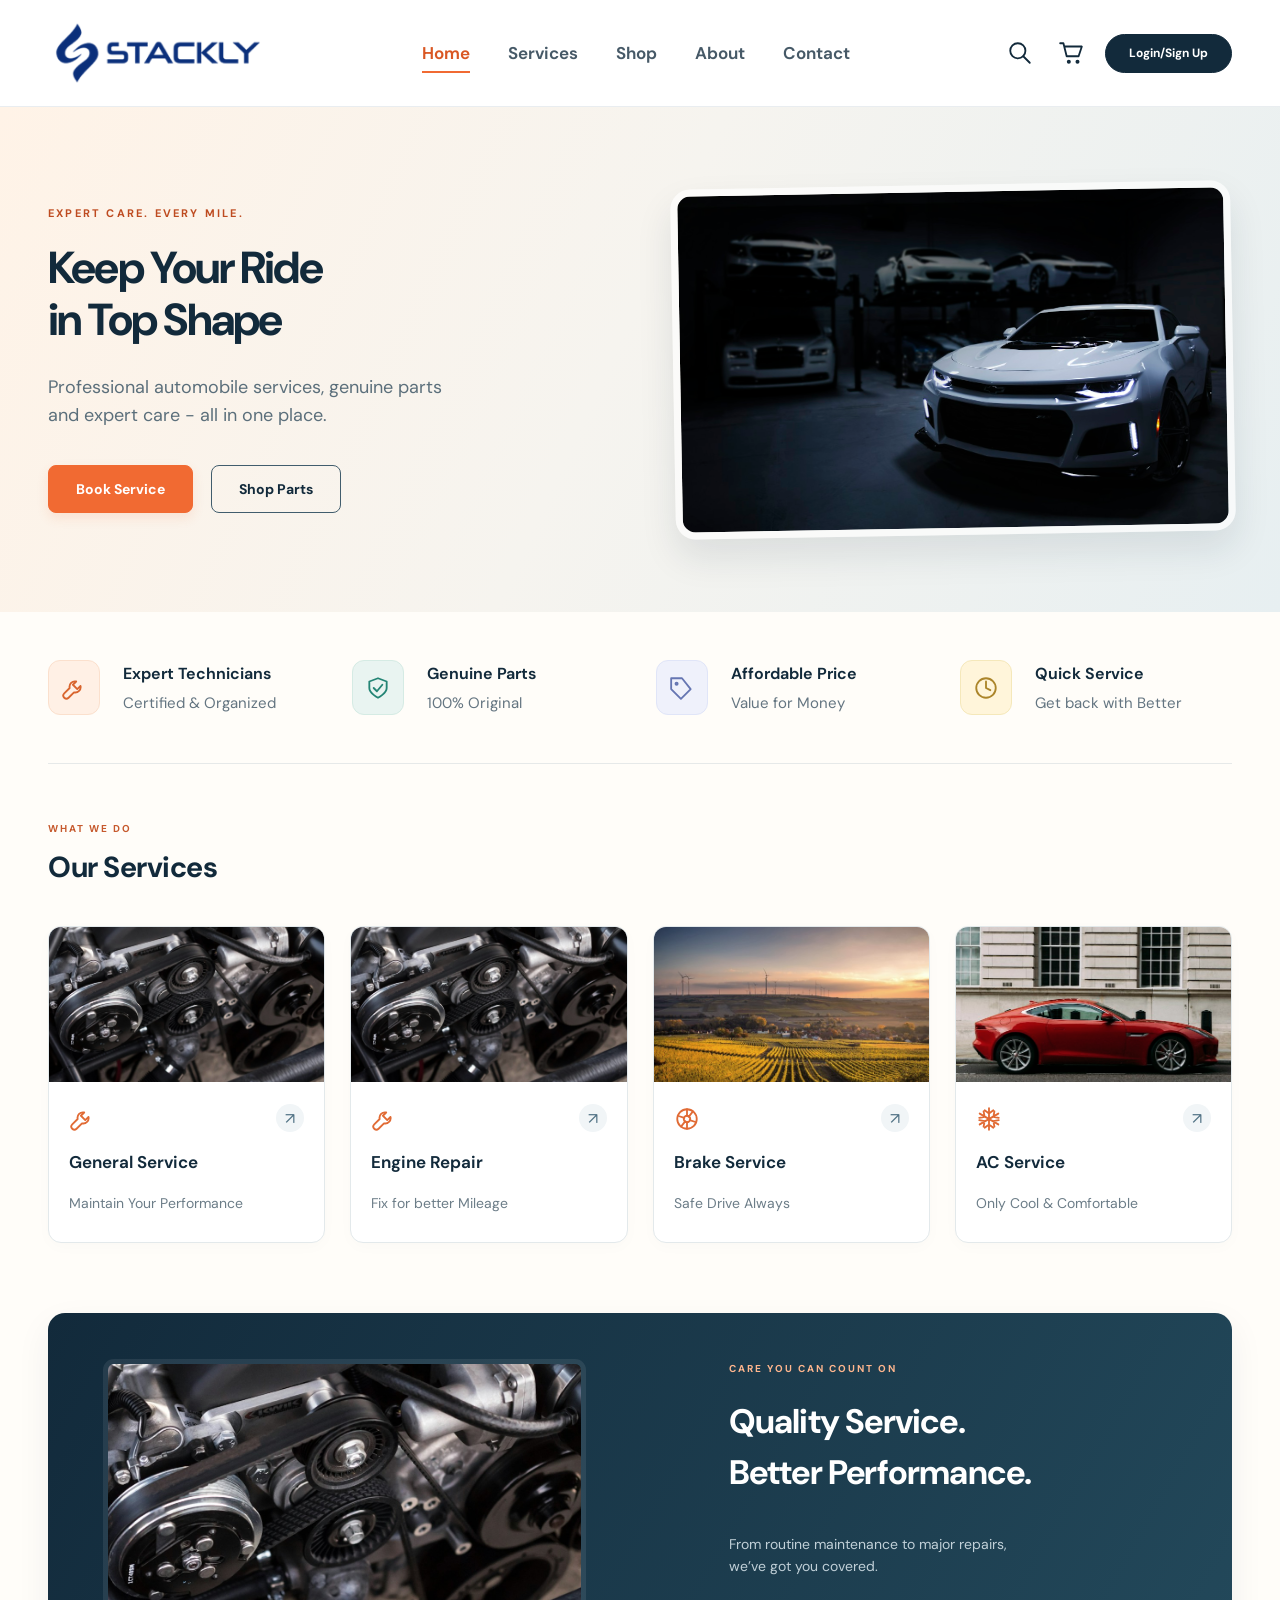
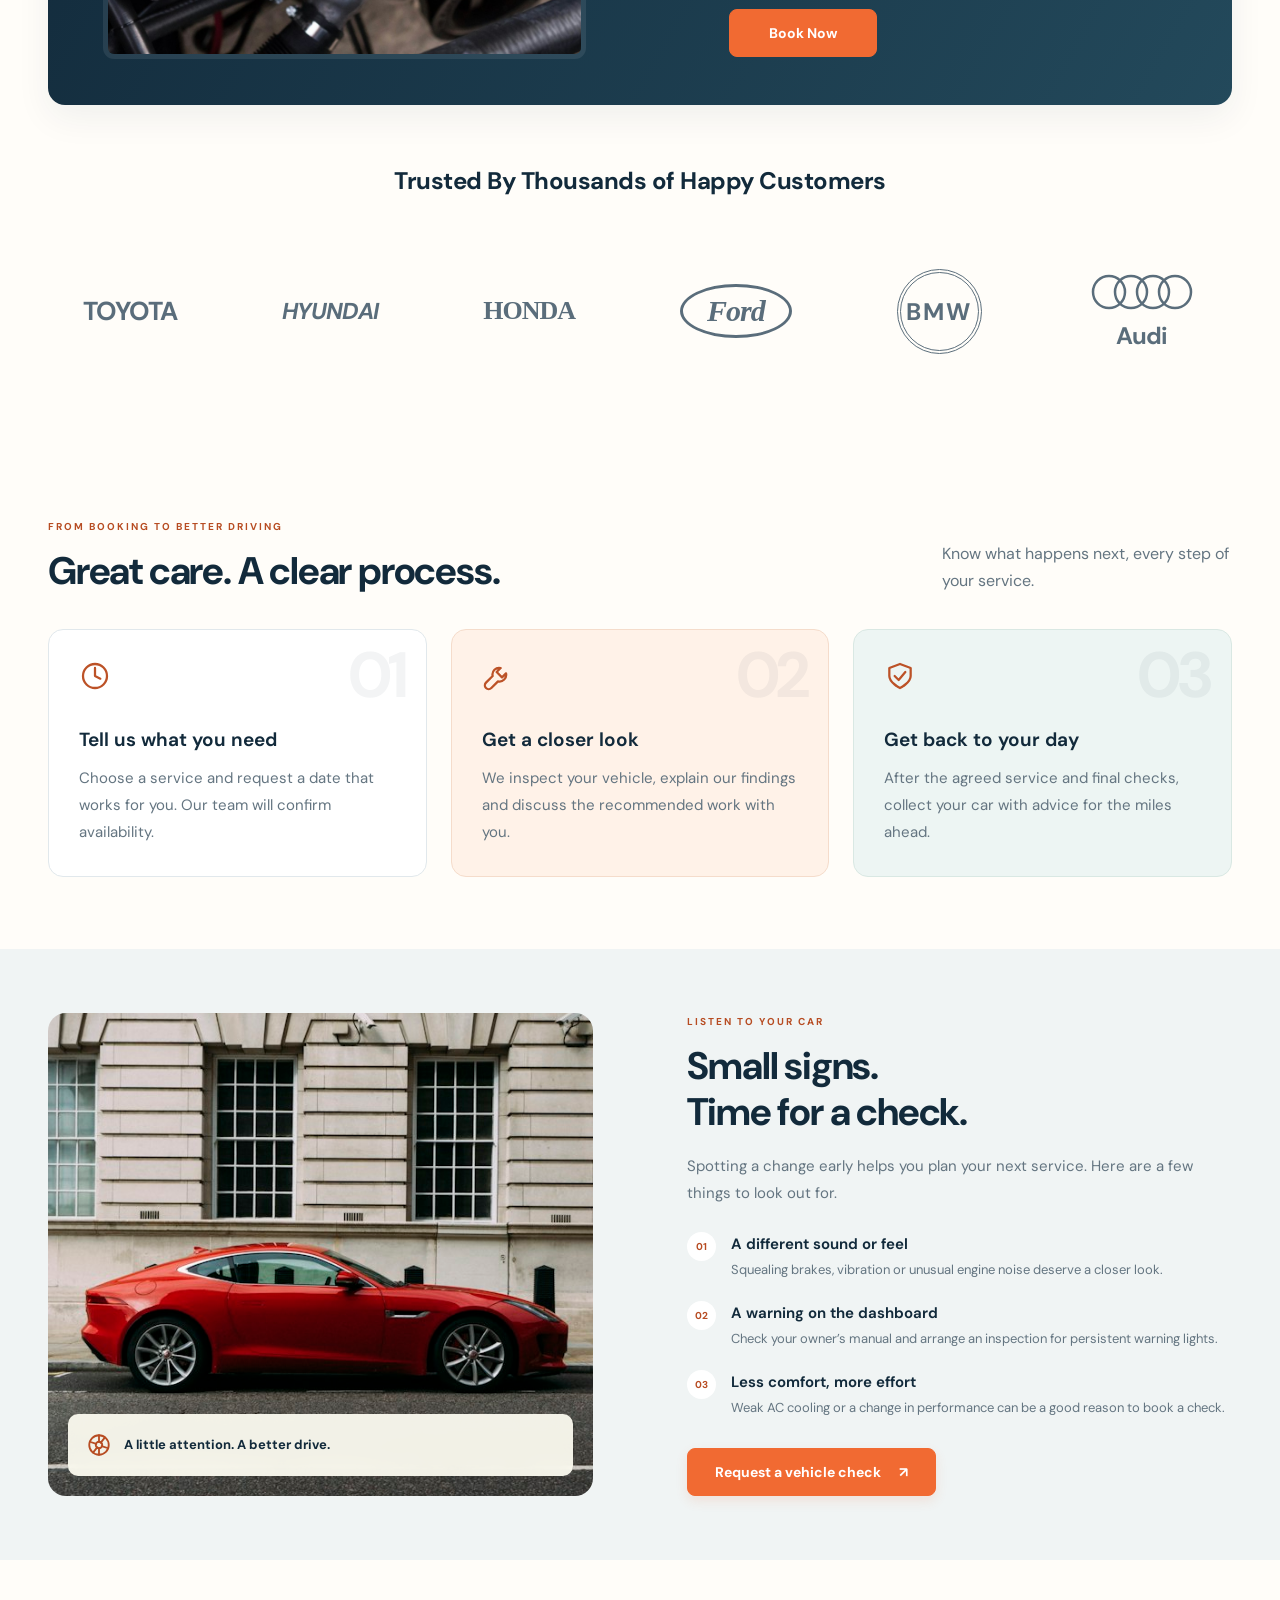
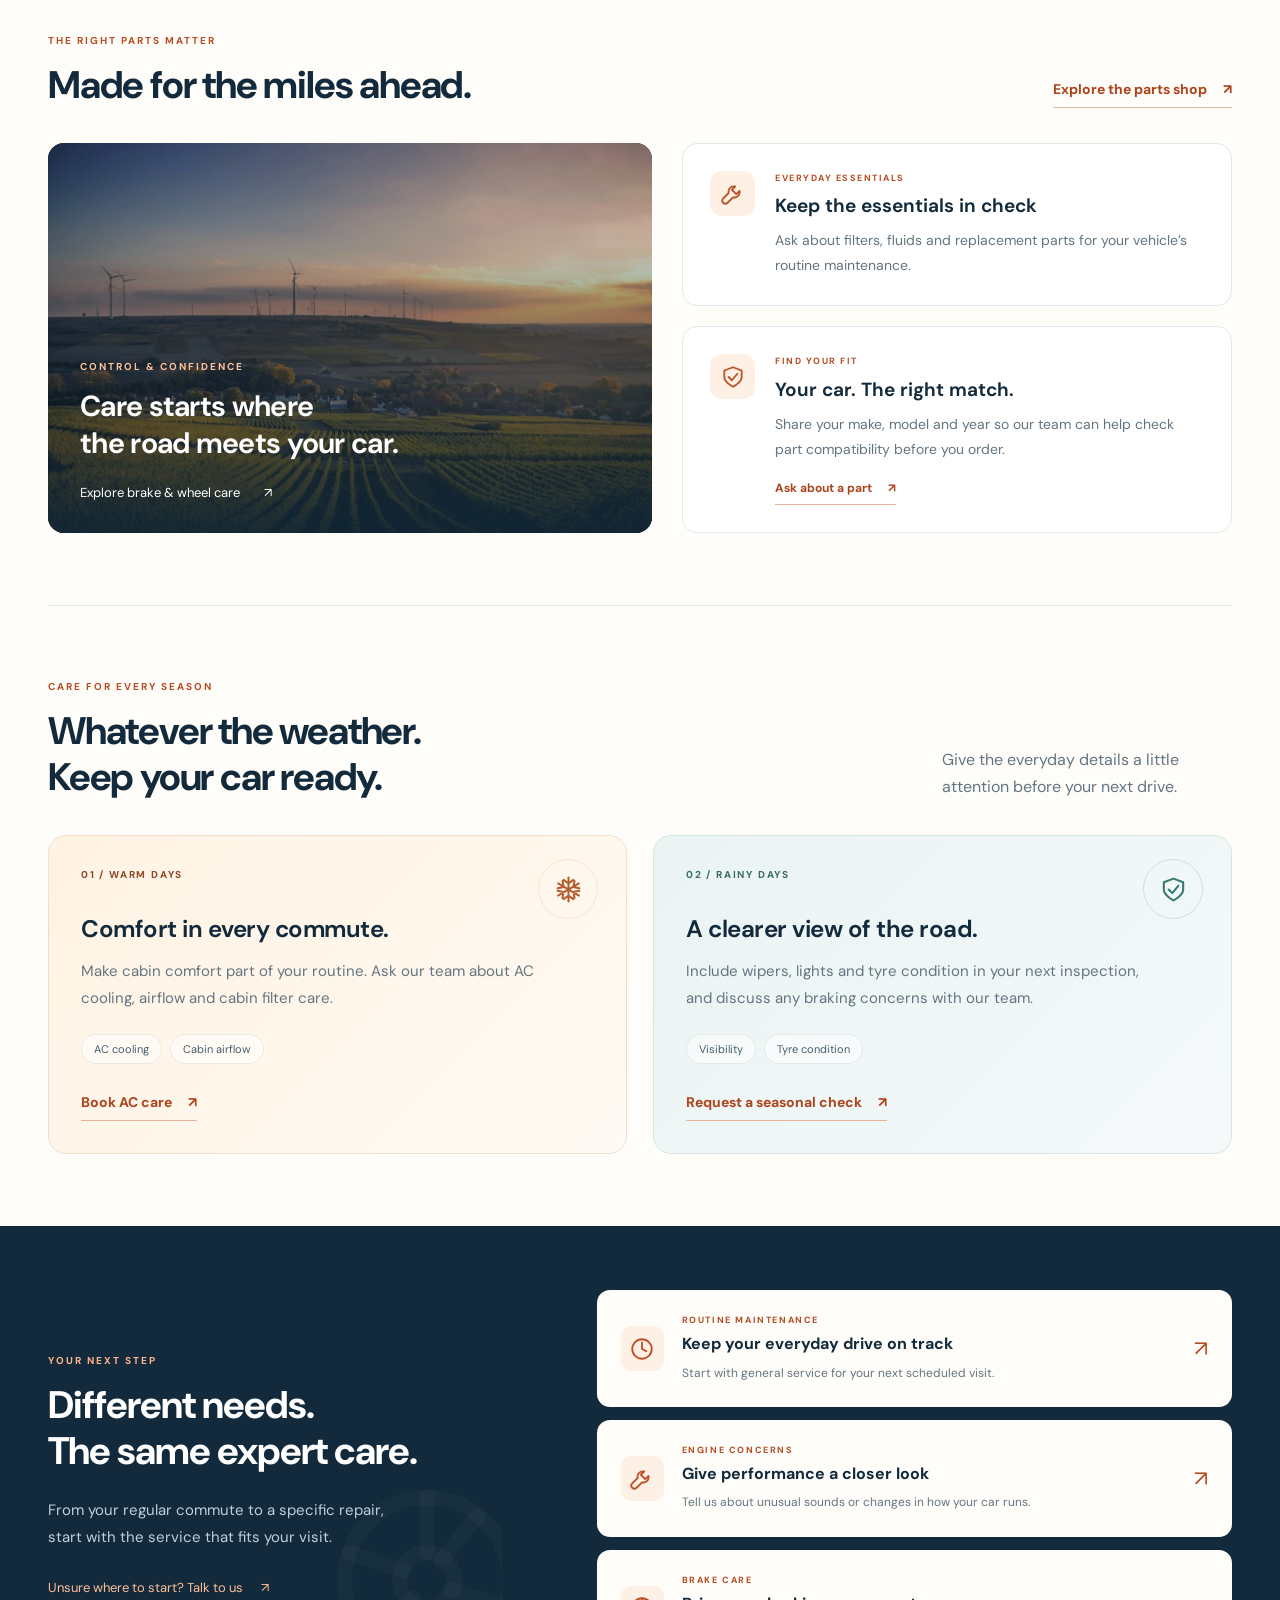
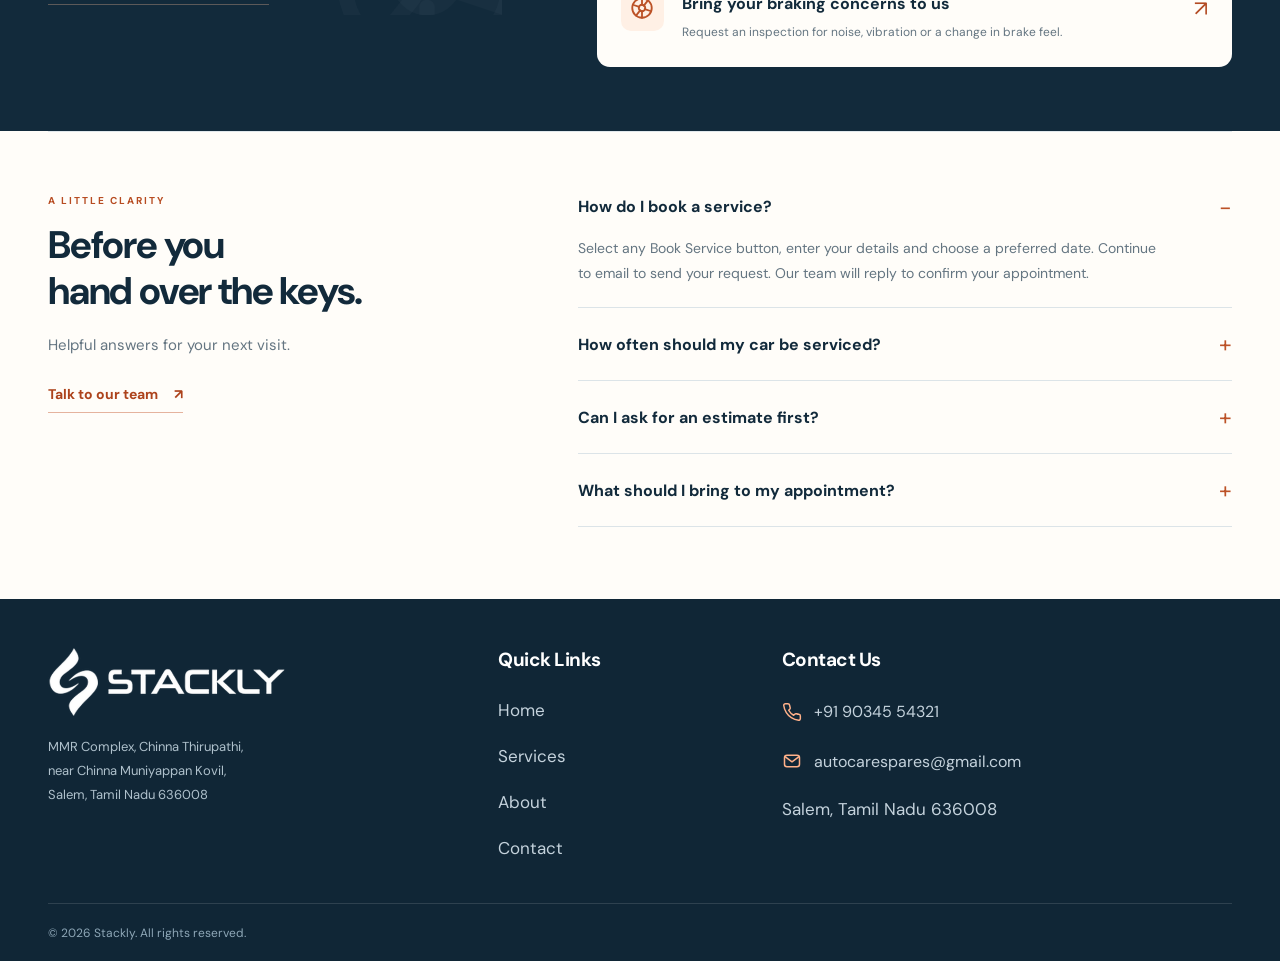
<file: index.html>
<!DOCTYPE html>
<html lang="en">
<head>
  <meta charset="UTF-8"><meta name="viewport" content="width=device-width, initial-scale=1">
  <meta name="description" content="Professional automobile services, genuine parts and expert care &#8212; all in one place. Stackly, Salem.">
  <title>Stackly &#8212; Automobile Services</title>
  <meta name="theme-color" content="#122a3b"><link rel="stylesheet" href="style.css"><link rel="stylesheet" href="theme.css"><link rel="stylesheet" href="brands.css"><link rel="stylesheet" href="pages.css"><link rel="stylesheet" href="home-sections.css">
<link rel="stylesheet" href="branding.css"></head>
<body>
  <svg class="svg-defs" xmlns="http://www.w3.org/2000/svg"><defs>
    <symbol id="wheel" viewBox="0 0 24 24"><circle cx="12" cy="12" r="9"/><circle cx="12" cy="12" r="3"/><path d="m12 3 0 6m0 6v6M3.5 9l6 2m5 2 6 2M6.5 19l4-5m3-4 4-5"/></symbol>
    <symbol id="tool" viewBox="0 0 24 24"><path d="M14 6a5 5 0 0 0-6 6L3 17a2.8 2.8 0 0 0 4 4l5-5a5 5 0 0 0 6-6l-3 3-4-4 3-3Z"/></symbol>
    <symbol id="shield" viewBox="0 0 24 24"><path d="m12 3 8 3v6c0 5-8 9-8 9S4 17 4 12V6l8-3Z"/><path d="m8 12 3 3 5-6"/></symbol>
    <symbol id="price" viewBox="0 0 24 24"><path d="M20 13 11 22 2 13V3h10l8 10Z"/><circle cx="7" cy="8" r="1"/></symbol>
    <symbol id="clock" viewBox="0 0 24 24"><circle cx="12" cy="12" r="9"/><path d="M12 6v6l4 2"/></symbol>
    <symbol id="snow" viewBox="0 0 24 24"><path d="M12 2v20M3.4 7l17.2 10M3.4 17 20.6 7M8 4l4 3 4-3M8 20l4-3 4 3M3 11l5-1-1-5M21 13l-5 1 1 5M3 13l5 1-1 5M21 11l-5-1 1-5"/></symbol>
  </defs></svg>
  <header><div class="nav container"><a href="index.html" class="brand"><img class="stackly-logo" src="assets/stackly-logo.png" alt="Stackly" width="951" height="395"></a><button class="menu-toggle icon-button" aria-label="Open menu" aria-expanded="false">&#9776;</button><nav aria-label="Main navigation"><a href="index.html">Home</a><a href="services.html">Services</a><a href="shop.html">Shop</a><a href="about.html">About</a><a href="contact.html">Contact</a></nav><div class="nav-actions"><button class="icon-button" id="search-button" aria-label="Search services"><svg viewBox="0 0 24 24"><circle cx="10" cy="10" r="7"/><path d="m15 15 6 6"/></svg></button><a class="icon-button" href="shop.html" aria-label="Shop parts"><svg viewBox="0 0 24 24"><path d="M2 3h3l3 12h11l3-9H6"/><circle cx="10" cy="20" r="1"/><circle cx="18" cy="20" r="1"/></svg></a><button class="button small" data-dialog="account">Login/Sign Up</button></div></div></header>
  <main>
    <section class="hero" id="home"><div class="container hero-grid"><div class="hero-copy"><h1>Keep Your Ride<br>in Top Shape</h1><p>Professional automobile services, genuine parts<br class="desktop-break"> and expert care - all in one place.</p><div class="buttons"><button class="button" data-book="General Service">Book Service</button><a class="button outline" href="shop.html">Shop Parts</a></div></div><img class="hero-image" src="assets/car.jpg" alt="Silver sports car ready for the road" fetchpriority="high"></div></section>
    <section class="benefits container" aria-label="Why choose Stackly"><div><span class="icon-tile"><svg><use href="#tool"/></svg></span><div><h3>Expert Technicians</h3><p>Certified &amp; Organized</p></div></div><div><span class="icon-tile"><svg><use href="#shield"/></svg></span><div><h3>Genuine Parts</h3><p>100% Original</p></div></div><div><span class="icon-tile"><svg><use href="#price"/></svg></span><div><h3>Affordable Price</h3><p>Value for Money</p></div></div><div><span class="icon-tile"><svg><use href="#clock"/></svg></span><div><h3>Quick Service</h3><p>Get back with Better</p></div></div></section>
    <section class="services container" id="services"><h2>Our Services</h2><div class="service-grid">
      <button class="service-card" data-book="General Service"><img src="assets/service.jpg" alt="Vehicle maintenance in a workshop" loading="lazy"><div><svg><use href="#tool"/></svg><h3>General Service</h3><p>Maintain Your Performance</p><span class="card-arrow">&#8599;</span></div></button>
      <button class="service-card" data-book="Engine Repair"><img src="assets/service.jpg" alt="Automobile engine and mechanical parts" loading="lazy"><div><svg><use href="#tool"/></svg><h3>Engine Repair</h3><p>Fix for better Mileage</p><span class="card-arrow">&#8599;</span></div></button>
      <button class="service-card" data-book="Brake Service"><img src="assets/brake.jpg" alt="Car wheel and brake maintenance" loading="lazy"><div><svg><use href="#wheel"/></svg><h3>Brake Service</h3><p>Safe Drive Always</p><span class="card-arrow">&#8599;</span></div></button>
      <button class="service-card" data-book="AC Service"><img src="assets/interior.jpg" alt="Comfortable car interior" loading="lazy"><div><svg><use href="#snow"/></svg><h3>AC Service</h3><p>Only Cool &amp; Comfortable</p><span class="card-arrow">&#8599;</span></div></button>
    </div><p class="no-results" hidden>No matching services. Try &#8220;engine&#8221;, &#8220;brake&#8221;, or &#8220;AC&#8221;.</p></section>
    <section class="quality container" id="about"><img src="assets/service.jpg" alt="Professional automobile care in a service workshop" loading="lazy"><div><h2>Quality Service.<br>Better Performance.</h2><p>From routine maintenance to major repairs,<br>we&#8217;ve got you covered.</p><button class="button" data-book="General Service">Book Now</button></div></section>
    <section class="trusted container" id="shop"><h2>Trusted By Thousands of Happy Customers</h2><div class="brands" aria-label="Vehicle brands"><span class="toyota">TOYOTA</span><span class="hyundai">HYUNDAI</span><span class="honda">HONDA</span><span class="ford">Ford</span><span class="bmw">BMW</span><span class="audi"><svg class="audi-rings" viewBox="0 0 110 40" aria-hidden="true"><circle cx="22" cy="20" r="16"/><circle cx="44" cy="20" r="16"/><circle cx="66" cy="20" r="16"/><circle cx="88" cy="20" r="16"/></svg>Audi</span></div></section>

    <section class="home-section service-journey container" aria-labelledby="journey-title">
      <div class="home-section-heading"><div><span class="home-kicker">FROM BOOKING TO BETTER DRIVING</span><h2 id="journey-title">Great care. A clear process.</h2></div><p>Know what happens next, every step of your service.</p></div>
      <ol class="journey-grid">
        <li><span class="journey-number">01</span><svg aria-hidden="true"><use href="#clock"/></svg><h3>Tell us what you need</h3><p>Choose a service and request a date that works for you. Our team will confirm availability.</p></li>
        <li><span class="journey-number">02</span><svg aria-hidden="true"><use href="#tool"/></svg><h3>Get a closer look</h3><p>We inspect your vehicle, explain our findings and discuss the recommended work with you.</p></li>
        <li><span class="journey-number">03</span><svg aria-hidden="true"><use href="#shield"/></svg><h3>Get back to your day</h3><p>After the agreed service and final checks, collect your car with advice for the miles ahead.</p></li>
      </ol>
    </section>

    <section class="maintenance-band" aria-labelledby="maintenance-title"><div class="container maintenance-grid">
      <div class="maintenance-photo"><img src="assets/interior.jpg" alt="Car cabin with steering wheel and dashboard" loading="lazy"><span class="photo-caption"><svg aria-hidden="true"><use href="#wheel"/></svg> A little attention. A better drive.</span></div>
      <div class="maintenance-copy"><span class="home-kicker">LISTEN TO YOUR CAR</span><h2 id="maintenance-title">Small signs.<br>Time for a check.</h2><p>Spotting a change early helps you plan your next service. Here are a few things to look out for.</p>
        <ul class="maintenance-list"><li><span>01</span><div><h3>A different sound or feel</h3><p>Squealing brakes, vibration or unusual engine noise deserve a closer look.</p></div></li><li><span>02</span><div><h3>A warning on the dashboard</h3><p>Check your owner&#8217;s manual and arrange an inspection for persistent warning lights.</p></div></li><li><span>03</span><div><h3>Less comfort, more effort</h3><p>Weak AC cooling or a change in performance can be a good reason to book a check.</p></div></li></ul>
        <button class="button" data-book="General Service">Request a vehicle check <span aria-hidden="true">&#8599;</span></button>
      </div>
    </div></section>

    <section class="home-section parts-spotlight container" aria-labelledby="parts-title">
      <div class="home-section-heading"><div><span class="home-kicker">THE RIGHT PARTS MATTER</span><h2 id="parts-title">Made for the miles ahead.</h2></div><a class="home-text-link" href="shop.html">Explore the parts shop <span aria-hidden="true">&#8599;</span></a></div>
      <div class="parts-layout"><a class="parts-feature" href="shop.html"><img src="assets/brake.jpg" alt="Close-up of a car wheel and braking components" loading="lazy"><div><span class="home-kicker">CONTROL &amp; CONFIDENCE</span><h3>Care starts where<br>the road meets your car.</h3><span class="parts-feature-link">Explore brake &amp; wheel care <span aria-hidden="true">&#8599;</span></span></div></a>
        <div class="parts-notes"><article><span class="parts-note-icon"><svg aria-hidden="true"><use href="#tool"/></svg></span><div><span class="home-kicker">EVERYDAY ESSENTIALS</span><h3>Keep the essentials in check</h3><p>Ask about filters, fluids and replacement parts for your vehicle&#8217;s routine maintenance.</p></div></article><article><span class="parts-note-icon"><svg aria-hidden="true"><use href="#shield"/></svg></span><div><span class="home-kicker">FIND YOUR FIT</span><h3>Your car. The right match.</h3><p>Share your make, model and year so our team can help check part compatibility before you order.</p><button class="home-text-link" data-book="Genuine Parts Inquiry">Ask about a part <span aria-hidden="true">&#8599;</span></button></div></article></div>
      </div>
    </section>

    <section class="home-section seasonal-care container" aria-labelledby="seasonal-title">
      <div class="home-section-heading"><div><span class="home-kicker">CARE FOR EVERY SEASON</span><h2 id="seasonal-title">Whatever the weather.<br>Keep your car ready.</h2></div><p>Give the everyday details a little attention before your next drive.</p></div>
      <div class="seasonal-grid">
        <article class="seasonal-card seasonal-summer"><span class="seasonal-label">01 / WARM DAYS</span><span class="seasonal-icon"><svg aria-hidden="true"><use href="#snow"/></svg></span><h3>Comfort in every commute.</h3><p>Make cabin comfort part of your routine. Ask our team about AC cooling, airflow and cabin filter care.</p><div class="seasonal-tags"><span>AC cooling</span><span>Cabin airflow</span></div><button class="home-text-link" data-book="AC Service">Book AC care <span aria-hidden="true">&#8599;</span></button></article>
        <article class="seasonal-card seasonal-rain"><span class="seasonal-label">02 / RAINY DAYS</span><span class="seasonal-icon"><svg aria-hidden="true"><use href="#shield"/></svg></span><h3>A clearer view of the road.</h3><p>Include wipers, lights and tyre condition in your next inspection, and discuss any braking concerns with our team.</p><div class="seasonal-tags"><span>Visibility</span><span>Tyre condition</span></div><button class="home-text-link" data-book="General Service">Request a seasonal check <span aria-hidden="true">&#8599;</span></button></article>
      </div>
    </section>

    <section class="service-match-band" aria-labelledby="match-title"><div class="container service-match-grid">
      <div class="service-match-intro"><span class="home-kicker">YOUR NEXT STEP</span><h2 id="match-title">Different needs.<br>The same expert care.</h2><p>From your regular commute to a specific repair, start with the service that fits your visit.</p><a class="service-match-contact" href="contact.html">Unsure where to start? Talk to us <span aria-hidden="true">&#8599;</span></a><svg class="match-wheel" aria-hidden="true"><use href="#wheel"/></svg></div>
      <div class="service-match-options">
        <button class="service-match-option" data-book="General Service"><span class="match-icon"><svg aria-hidden="true"><use href="#clock"/></svg></span><span class="match-option-copy"><span class="match-category">ROUTINE MAINTENANCE</span><strong>Keep your everyday drive on track</strong><span>Start with general service for your next scheduled visit.</span></span><span class="match-arrow" aria-hidden="true">&#8599;</span></button>
        <button class="service-match-option" data-book="Engine Repair"><span class="match-icon"><svg aria-hidden="true"><use href="#tool"/></svg></span><span class="match-option-copy"><span class="match-category">ENGINE CONCERNS</span><strong>Give performance a closer look</strong><span>Tell us about unusual sounds or changes in how your car runs.</span></span><span class="match-arrow" aria-hidden="true">&#8599;</span></button>
        <button class="service-match-option" data-book="Brake Service"><span class="match-icon"><svg aria-hidden="true"><use href="#wheel"/></svg></span><span class="match-option-copy"><span class="match-category">BRAKE CARE</span><strong>Bring your braking concerns to us</strong><span>Request an inspection for noise, vibration or a change in brake feel.</span></span><span class="match-arrow" aria-hidden="true">&#8599;</span></button>
      </div>
    </div></section>

    <section class="home-section home-faq container" aria-labelledby="faq-title"><div class="faq-intro"><span class="home-kicker">A LITTLE CLARITY</span><h2 id="faq-title">Before you<br>hand over the keys.</h2><p>Helpful answers for your next visit.</p><a class="home-text-link" href="contact.html">Talk to our team <span aria-hidden="true">&#8599;</span></a></div><div class="faq-list">
      <details open><summary>How do I book a service?</summary><p>Select any Book Service button, enter your details and choose a preferred date. Continue to email to send your request. Our team will reply to confirm your appointment.</p></details>
      <details><summary>How often should my car be serviced?</summary><p>Follow the time and mileage intervals in your owner&#8217;s manual. Your model, driving conditions and service history all matter. Our team can help you understand what is due.</p></details>
      <details><summary>Can I ask for an estimate first?</summary><p>Yes. Tell us your vehicle details and the issue you are experiencing. Ask our team for an estimate; some repairs may need an inspection before the work can be priced.</p></details>
      <details><summary>What should I bring to my appointment?</summary><p>Bring your vehicle details, any available service records and a note of symptoms or dashboard warnings. Mention any recent repairs so the team has the full picture.</p></details>
    </div></section>
  </main>
  <footer id="contact"><div class="container footer-grid"><div class="footer-brand"><a class="brand" href="index.html"><img class="stackly-logo" src="assets/stackly-logo.png" alt="Stackly" width="951" height="395"></a><address class="stackly-address">MMR Complex, Chinna Thirupathi,<br>near Chinna Muniyappan Kovil,<br>Salem, Tamil Nadu 636008</address></div><div><h2>Quick Links</h2><a href="index.html">Home</a><a href="services.html">Services</a><a href="about.html">About</a><a href="contact.html">Contact</a></div><div class="contact"><h2>Contact Us</h2><a class="footer-contact-link" href="404.html"><svg viewBox="0 0 24 24" aria-hidden="true"><path d="M22 16.9v3a2 2 0 0 1-2.2 2 19.8 19.8 0 0 1-8.6-3.1 19.5 19.5 0 0 1-6-6A19.8 19.8 0 0 1 2.1 4.2 2 2 0 0 1 4.1 2h3a2 2 0 0 1 2 1.7c.1 1 .4 1.9.7 2.8a2 2 0 0 1-.5 2.1L8 9.9a16 16 0 0 0 6 6l1.3-1.3a2 2 0 0 1 2.1-.5c.9.3 1.8.6 2.8.7a2 2 0 0 1 1.8 2.1Z"/></svg><span>+91 90345 54321</span></a><a class="footer-contact-link" href="404.html"><svg viewBox="0 0 24 24" aria-hidden="true"><rect x="3" y="5" width="18" height="14" rx="3"/><path d="m4 7 8 6 8-6"/></svg><span>autocarespares@gmail.com</span></a><p>Salem, Tamil Nadu 636008</p></div></div><div class="container footer-bottom">&#169; <span id="year"></span> Stackly. All rights reserved.</div></footer>
  <dialog id="booking-dialog"><button class="close icon-button" aria-label="Close dialog">&#215;</button><span class="eyebrow">LET&#8217;S TAKE CARE OF YOUR CAR</span><h2>Book Service</h2><p>Send your details to our team to request an appointment.</p><form id="booking-form"><label>Your name<input name="name" autocomplete="name" required></label><label>Phone number<input name="phone" type="tel" autocomplete="tel" pattern="[+0-9 ()-]{7,20}" required></label><label>Service<select name="service"><option>General Service</option><option>Engine Repair</option><option>Brake Service</option><option>AC Service</option><option>Genuine Parts Inquiry</option></select></label><label>Preferred date<input name="date" type="date" required></label><button class="button" type="submit">Continue to email</button><small>Your email app will open. An appointment is confirmed only after our team replies.</small></form></dialog>
  <dialog id="search-dialog"><button class="close icon-button" aria-label="Close search">&#215;</button><h2>Find a service</h2><form id="search-form"><label>Search services<input name="query" type="search" placeholder="Try engine repair" required></label><button class="button" type="submit">Search</button></form></dialog>
  <script src="script.js"></script>
</body>
</html>
</file>
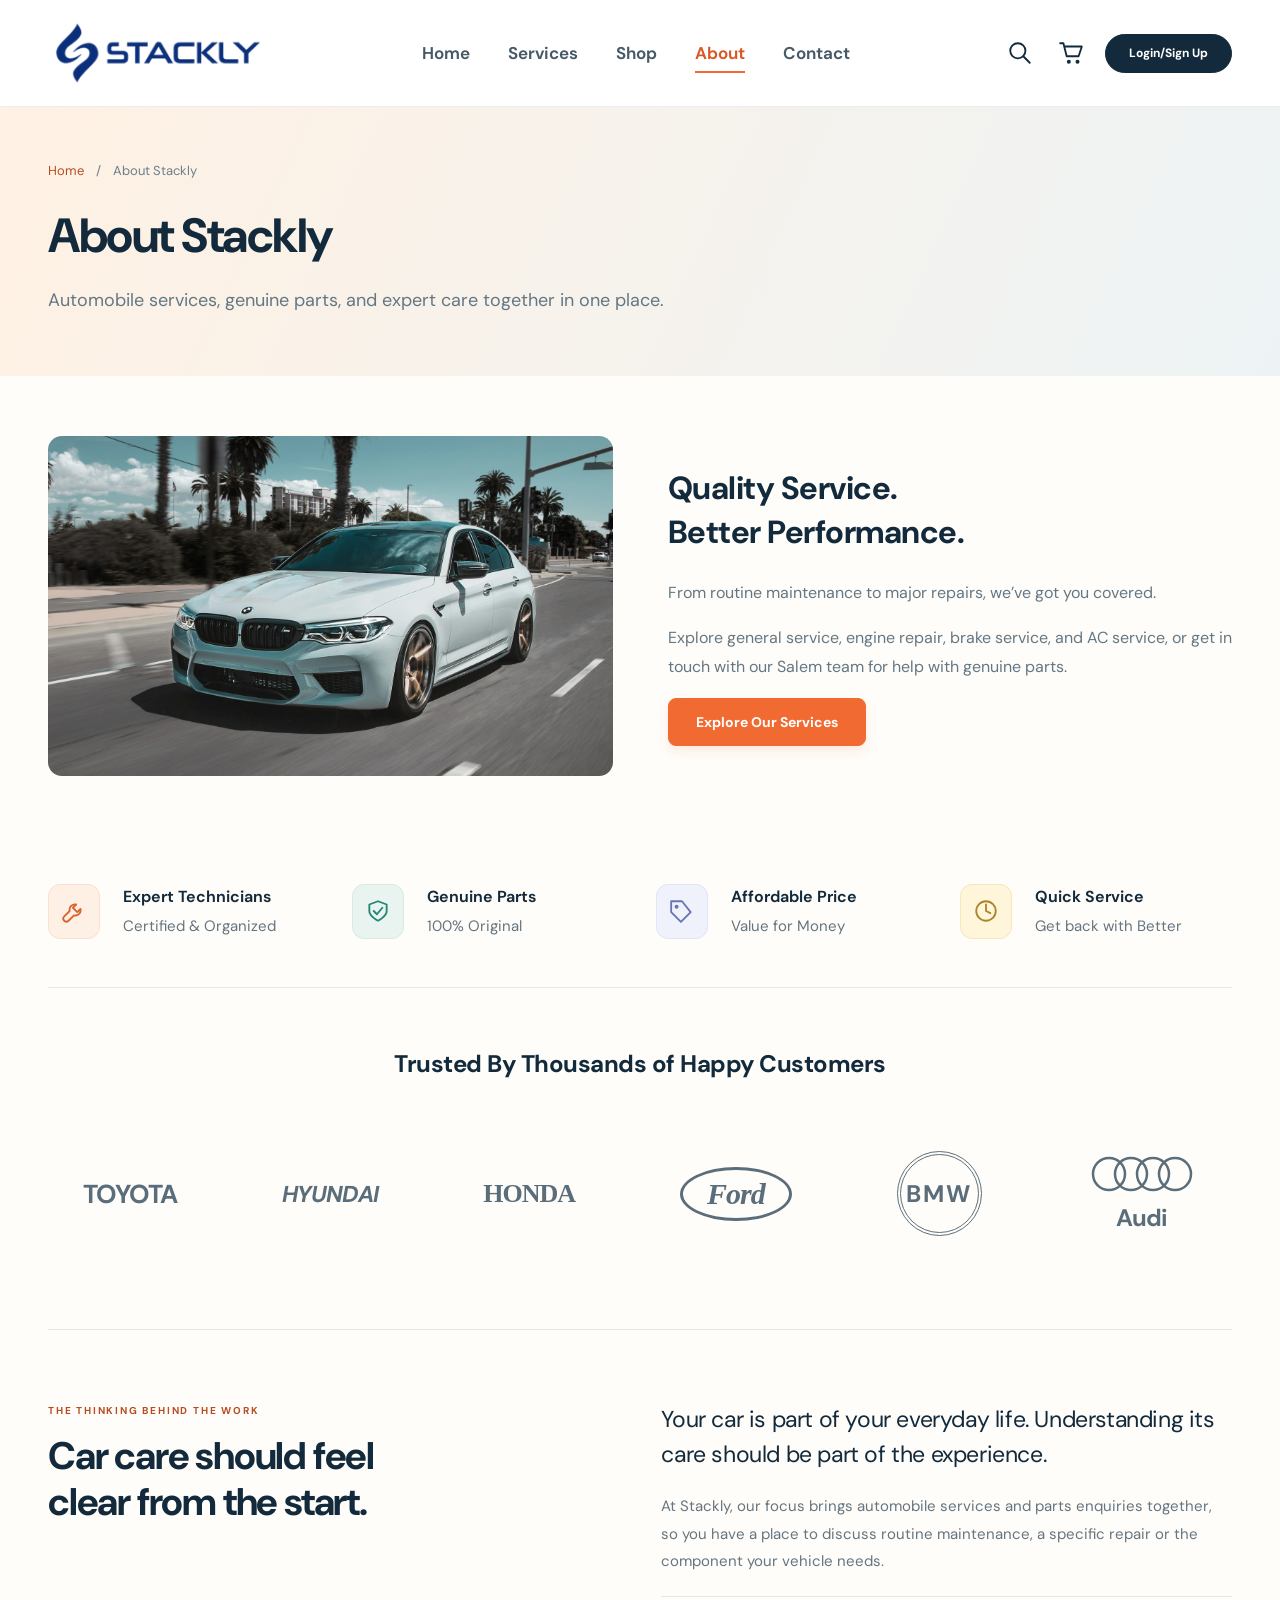
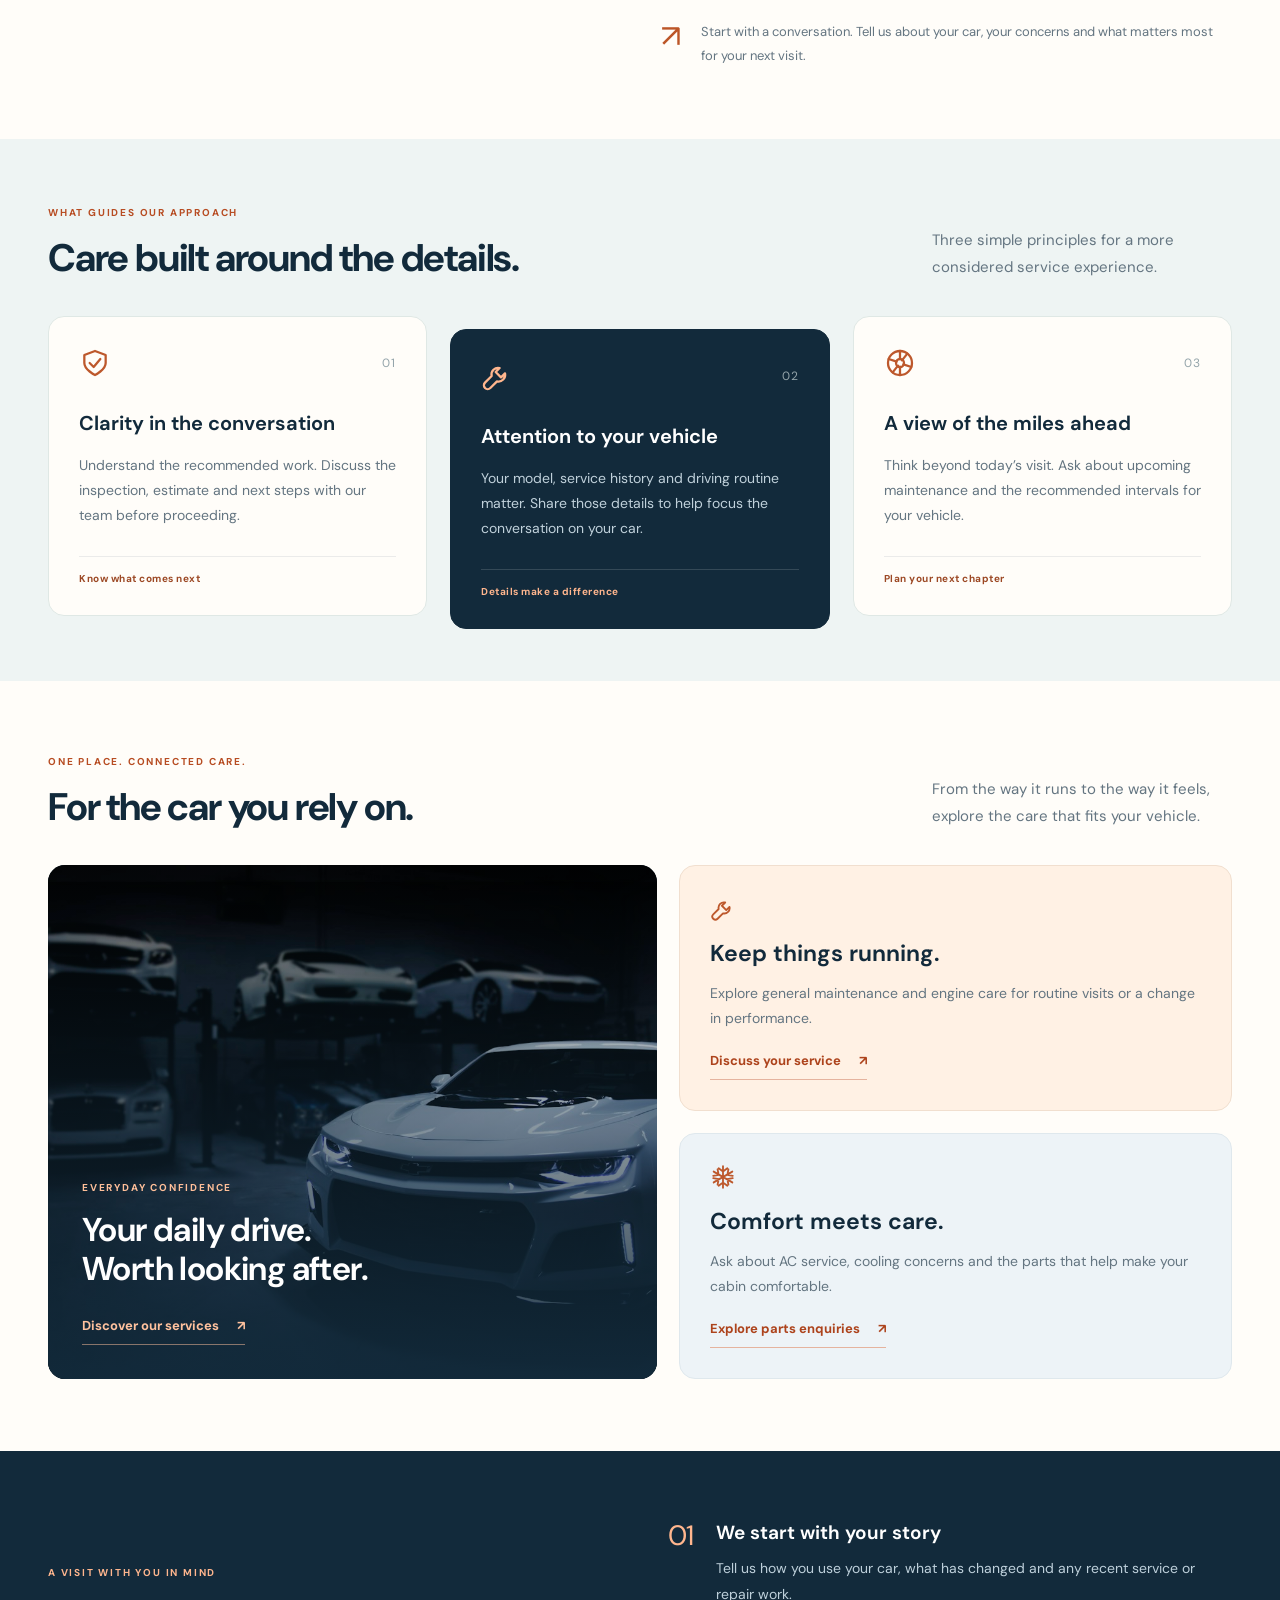
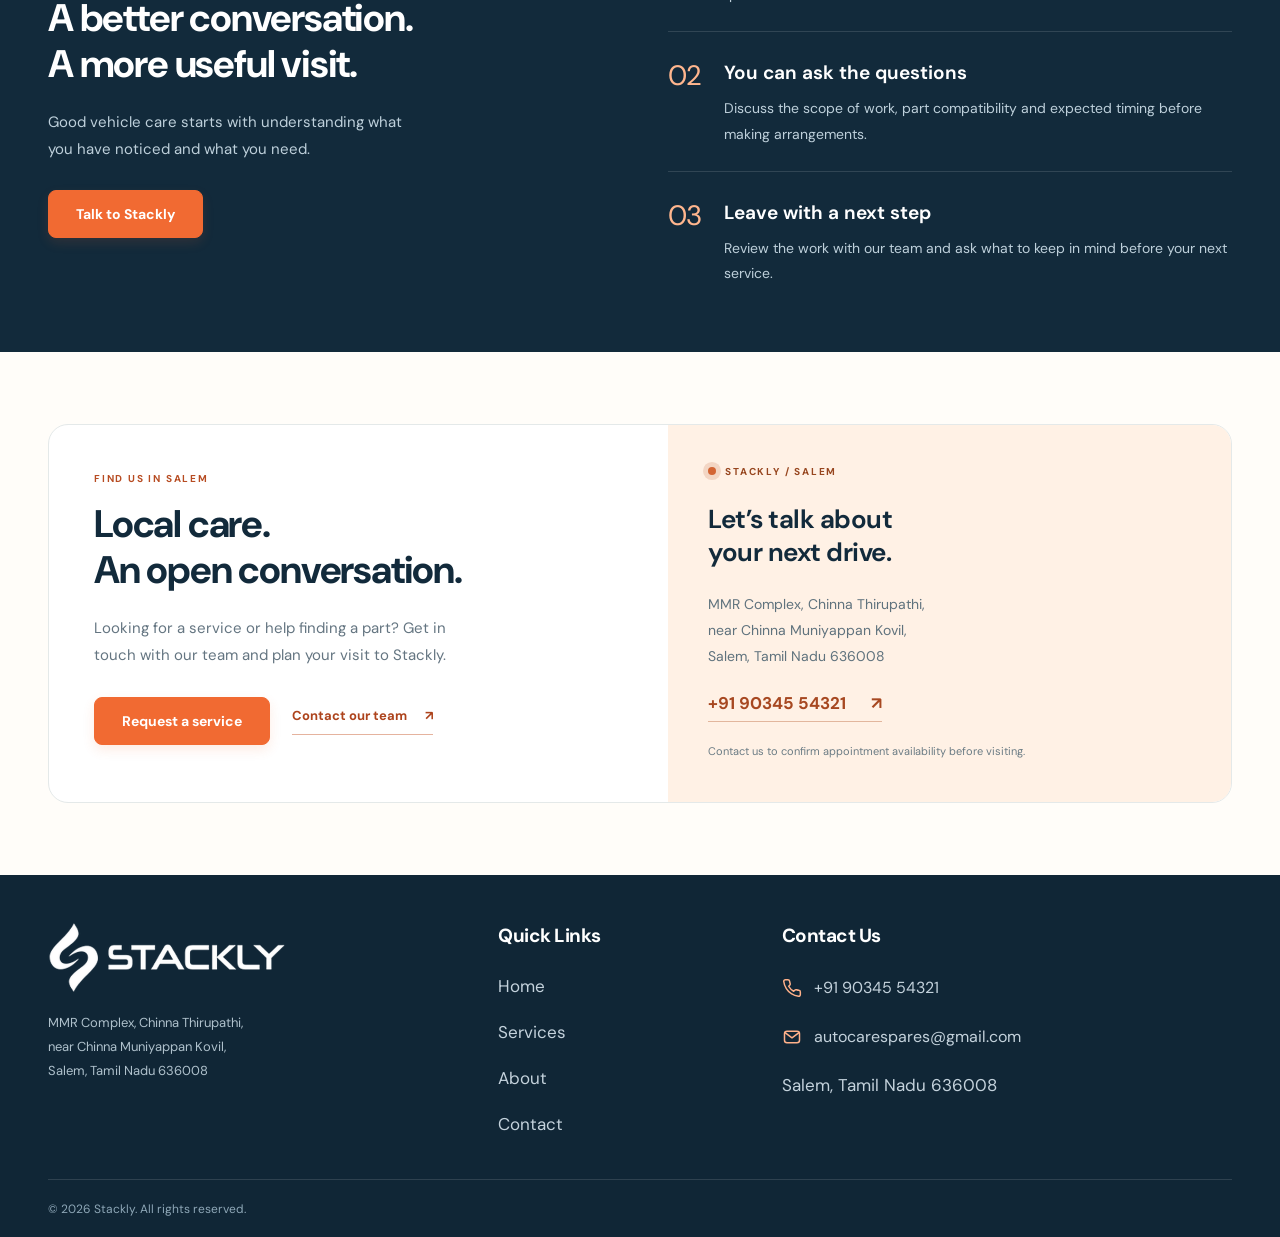
<file: about.html>
<!DOCTYPE html>
<html lang="en">
<head>
  <meta charset="UTF-8"><meta name="viewport" content="width=device-width, initial-scale=1">
  <meta name="description" content="Learn about Stackly and explore our automobile services in Salem.">
  <title>About | Stackly</title>
  <meta name="theme-color" content="#122a3b"><link rel="stylesheet" href="style.css"><link rel="stylesheet" href="theme.css"><link rel="stylesheet" href="brands.css"><link rel="stylesheet" href="pages.css">
<link rel="stylesheet" href="branding.css"><link rel="stylesheet" href="about-sections.css"></head>
<body>
  <svg class="svg-defs" xmlns="http://www.w3.org/2000/svg"><defs>
    <symbol id="wheel" viewBox="0 0 24 24"><circle cx="12" cy="12" r="9"/><circle cx="12" cy="12" r="3"/><path d="m12 3 0 6m0 6v6M3.5 9l6 2m5 2 6 2M6.5 19l4-5m3-4 4-5"/></symbol>
    <symbol id="tool" viewBox="0 0 24 24"><path d="M14 6a5 5 0 0 0-6 6L3 17a2.8 2.8 0 0 0 4 4l5-5a5 5 0 0 0 6-6l-3 3-4-4 3-3Z"/></symbol>
    <symbol id="shield" viewBox="0 0 24 24"><path d="m12 3 8 3v6c0 5-8 9-8 9S4 17 4 12V6l8-3Z"/><path d="m8 12 3 3 5-6"/></symbol>
    <symbol id="price" viewBox="0 0 24 24"><path d="M20 13 11 22 2 13V3h10l8 10Z"/><circle cx="7" cy="8" r="1"/></symbol>
    <symbol id="clock" viewBox="0 0 24 24"><circle cx="12" cy="12" r="9"/><path d="M12 6v6l4 2"/></symbol>
    <symbol id="snow" viewBox="0 0 24 24"><path d="M12 2v20M3.4 7l17.2 10M3.4 17 20.6 7M8 4l4 3 4-3M8 20l4-3 4 3M3 11l5-1-1-5M21 13l-5 1 1 5M3 13l5 1-1 5M21 11l-5-1 1-5"/></symbol>
  </defs></svg>
  <header><div class="nav container"><a href="index.html" class="brand"><img class="stackly-logo" src="assets/stackly-logo.png" alt="Stackly" width="951" height="395"></a><button class="menu-toggle icon-button" aria-label="Open menu" aria-expanded="false">&#9776;</button><nav aria-label="Main navigation"><a href="index.html">Home</a><a href="services.html">Services</a><a href="shop.html">Shop</a><a href="about.html">About</a><a href="contact.html">Contact</a></nav><div class="nav-actions"><button class="icon-button" id="search-button" aria-label="Search services"><svg viewBox="0 0 24 24"><circle cx="10" cy="10" r="7"/><path d="m15 15 6 6"/></svg></button><a class="icon-button" href="shop.html" aria-label="Shop parts"><svg viewBox="0 0 24 24"><path d="M2 3h3l3 12h11l3-9H6"/><circle cx="10" cy="20" r="1"/><circle cx="18" cy="20" r="1"/></svg></a><button class="button small" data-dialog="account">Login/Sign Up</button></div></div></header>
  <main><section class="page-heading"><div class="container"><div class="breadcrumb"><a href="index.html">Home</a><span>/</span><span>About Stackly</span></div><h1>About Stackly</h1><p>Automobile services, genuine parts, and expert care together in one place.</p></div></section><section class="page-content container"><div class="about-intro"><img src="assets/signin-car.jpg" alt="Silver BMW on the road, showcasing everyday vehicle performance" loading="lazy"><div><h2>Quality Service.<br>Better Performance.</h2><p>From routine maintenance to major repairs, we&#8217;ve got you covered.</p><p>Explore general service, engine repair, brake service, and AC service, or get in touch with our Salem team for help with genuine parts.</p><a class="button" href="services.html">Explore Our Services</a></div></div></section>    <section class="benefits container" aria-label="Why choose Stackly"><div><span class="icon-tile"><svg><use href="#tool"/></svg></span><div><h3>Expert Technicians</h3><p>Certified &amp; Organized</p></div></div><div><span class="icon-tile"><svg><use href="#shield"/></svg></span><div><h3>Genuine Parts</h3><p>100% Original</p></div></div><div><span class="icon-tile"><svg><use href="#price"/></svg></span><div><h3>Affordable Price</h3><p>Value for Money</p></div></div><div><span class="icon-tile"><svg><use href="#clock"/></svg></span><div><h3>Quick Service</h3><p>Get back with Better</p></div></div></section>    <section class="trusted container" id="shop"><h2>Trusted By Thousands of Happy Customers</h2><div class="brands" aria-label="Vehicle brands"><span class="toyota">TOYOTA</span><span class="hyundai">HYUNDAI</span><span class="honda">HONDA</span><span class="ford">Ford</span><span class="bmw">BMW</span><span class="audi"><svg class="audi-rings" viewBox="0 0 110 40" aria-hidden="true"><circle cx="22" cy="20" r="16"/><circle cx="44" cy="20" r="16"/><circle cx="66" cy="20" r="16"/><circle cx="88" cy="20" r="16"/></svg>Audi</span></div></section>
    <section class="abt-section container abt-purpose" aria-labelledby="purpose-title"><div><span class="abt-kicker">THE THINKING BEHIND THE WORK</span><h2 id="purpose-title">Car care should feel<br>clear from the start.</h2></div><div class="abt-purpose-copy"><p class="abt-lead">Your car is part of your everyday life. Understanding its care should be part of the experience.</p><p>At Stackly, our focus brings automobile services and parts enquiries together, so you have a place to discuss routine maintenance, a specific repair or the component your vehicle needs.</p><div class="abt-purpose-note"><span aria-hidden="true">&#8599;</span><p>Start with a conversation. Tell us about your car, your concerns and what matters most for your next visit.</p></div></div></section>

    <section class="abt-values-band" aria-labelledby="values-title"><div class="container"><div class="abt-heading"><div><span class="abt-kicker">WHAT GUIDES OUR APPROACH</span><h2 id="values-title">Care built around the details.</h2></div><p>Three simple principles for a more considered service experience.</p></div><div class="abt-values-grid"><article><span class="abt-value-top"><svg aria-hidden="true"><use href="#shield"/></svg><span>01</span></span><h3>Clarity in the conversation</h3><p>Understand the recommended work. Discuss the inspection, estimate and next steps with our team before proceeding.</p><span class="abt-value-tag">Know what comes next</span></article><article><span class="abt-value-top"><svg aria-hidden="true"><use href="#tool"/></svg><span>02</span></span><h3>Attention to your vehicle</h3><p>Your model, service history and driving routine matter. Share those details to help focus the conversation on your car.</p><span class="abt-value-tag">Details make a difference</span></article><article><span class="abt-value-top"><svg aria-hidden="true"><use href="#wheel"/></svg><span>03</span></span><h3>A view of the miles ahead</h3><p>Think beyond today&#8217;s visit. Ask about upcoming maintenance and the recommended intervals for your vehicle.</p><span class="abt-value-tag">Plan your next chapter</span></article></div></div></section>

    <section class="abt-section container" aria-labelledby="care-world-title"><div class="abt-heading"><div><span class="abt-kicker">ONE PLACE. CONNECTED CARE.</span><h2 id="care-world-title">For the car you rely on.</h2></div><p>From the way it runs to the way it feels, explore the care that fits your vehicle.</p></div><div class="abt-care-mosaic"><article class="abt-care-photo"><img src="assets/car.jpg" alt="Silver car parked outdoors" loading="lazy"><div><span class="abt-kicker">EVERYDAY CONFIDENCE</span><h3>Your daily drive.<br>Worth looking after.</h3><a class="abt-light-link" href="services.html">Discover our services <span aria-hidden="true">&#8599;</span></a></div></article><article class="abt-care-tile abt-care-warm"><svg aria-hidden="true"><use href="#tool"/></svg><h3>Keep things running.</h3><p>Explore general maintenance and engine care for routine visits or a change in performance.</p><button class="abt-link" data-book="General Service">Discuss your service <span aria-hidden="true">&#8599;</span></button></article><article class="abt-care-tile abt-care-cool"><svg aria-hidden="true"><use href="#snow"/></svg><h3>Comfort meets care.</h3><p>Ask about AC service, cooling concerns and the parts that help make your cabin comfortable.</p><a class="abt-link" href="shop.html">Explore parts enquiries <span aria-hidden="true">&#8599;</span></a></article></div></section>

    <section class="abt-experience-band" aria-labelledby="experience-title"><div class="container abt-experience-layout"><div><span class="abt-kicker">A VISIT WITH YOU IN MIND</span><h2 id="experience-title">A better conversation.<br>A more useful visit.</h2><p>Good vehicle care starts with understanding what you have noticed and what you need.</p><a class="button" href="contact.html">Talk to Stackly</a></div><ol class="abt-experience-list"><li><span>01</span><div><h3>We start with your story</h3><p>Tell us how you use your car, what has changed and any recent service or repair work.</p></div></li><li><span>02</span><div><h3>You can ask the questions</h3><p>Discuss the scope of work, part compatibility and expected timing before making arrangements.</p></div></li><li><span>03</span><div><h3>Leave with a next step</h3><p>Review the work with our team and ask what to keep in mind before your next service.</p></div></li></ol></div></section>

    <section class="abt-section container" aria-labelledby="salem-title"><div class="abt-local-card"><div class="abt-local-copy"><span class="abt-kicker">FIND US IN SALEM</span><h2 id="salem-title">Local care.<br>An open conversation.</h2><p>Looking for a service or help finding a part? Get in touch with our team and plan your visit to Stackly.</p><div class="abt-local-actions"><button class="button" data-book="General Service">Request a service</button><a class="abt-link" href="contact.html">Contact our team <span aria-hidden="true">&#8599;</span></a></div></div><div class="abt-location"><span class="abt-location-label"><span class="abt-location-dot" aria-hidden="true"></span> STACKLY / SALEM</span><h3>Let&#8217;s talk about<br>your next drive.</h3><address>MMR Complex, Chinna Thirupathi,<br>near Chinna Muniyappan Kovil,<br>Salem, Tamil Nadu 636008</address><a href="tel:+919034554321">+91 90345 54321 <span aria-hidden="true">&#8599;</span></a><p>Contact us to confirm appointment availability before visiting.</p></div></div></section>
  </main>
  <footer id="contact"><div class="container footer-grid"><div class="footer-brand"><a class="brand" href="index.html"><img class="stackly-logo" src="assets/stackly-logo.png" alt="Stackly" width="951" height="395"></a><address class="stackly-address">MMR Complex, Chinna Thirupathi,<br>near Chinna Muniyappan Kovil,<br>Salem, Tamil Nadu 636008</address></div><div><h2>Quick Links</h2><a href="index.html">Home</a><a href="services.html">Services</a><a href="about.html">About</a><a href="contact.html">Contact</a></div><div class="contact"><h2>Contact Us</h2><a class="footer-contact-link" href="404.html"><svg viewBox="0 0 24 24" aria-hidden="true"><path d="M22 16.9v3a2 2 0 0 1-2.2 2 19.8 19.8 0 0 1-8.6-3.1 19.5 19.5 0 0 1-6-6A19.8 19.8 0 0 1 2.1 4.2 2 2 0 0 1 4.1 2h3a2 2 0 0 1 2 1.7c.1 1 .4 1.9.7 2.8a2 2 0 0 1-.5 2.1L8 9.9a16 16 0 0 0 6 6l1.3-1.3a2 2 0 0 1 2.1-.5c.9.3 1.8.6 2.8.7a2 2 0 0 1 1.8 2.1Z"/></svg><span>+91 90345 54321</span></a><a class="footer-contact-link" href="404.html"><svg viewBox="0 0 24 24" aria-hidden="true"><rect x="3" y="5" width="18" height="14" rx="3"/><path d="m4 7 8 6 8-6"/></svg><span>autocarespares@gmail.com</span></a><p>Salem, Tamil Nadu 636008</p></div></div><div class="container footer-bottom">&#169; <span id="year"></span> Stackly. All rights reserved.</div></footer>
  <dialog id="booking-dialog"><button class="close icon-button" aria-label="Close dialog">&#215;</button><span class="eyebrow">LET&#8217;S TAKE CARE OF YOUR CAR</span><h2>Book Service</h2><p>Send your details to our team to request an appointment.</p><form id="booking-form"><label>Your name<input name="name" autocomplete="name" required></label><label>Phone number<input name="phone" type="tel" autocomplete="tel" pattern="[+0-9 ()-]{7,20}" required></label><label>Service<select name="service"><option>General Service</option><option>Engine Repair</option><option>Brake Service</option><option>AC Service</option><option>Genuine Parts Inquiry</option></select></label><label>Preferred date<input name="date" type="date" required></label><button class="button" type="submit">Continue to email</button><small>Your email app will open. An appointment is confirmed only after our team replies.</small></form></dialog>
  <dialog id="search-dialog"><button class="close icon-button" aria-label="Close search">&#215;</button><h2>Find a service</h2><form id="search-form"><label>Search services<input name="query" type="search" placeholder="Try engine repair" required></label><button class="button" type="submit">Search</button></form></dialog>
  <script src="script.js"></script>
</body>
</html>
</file>
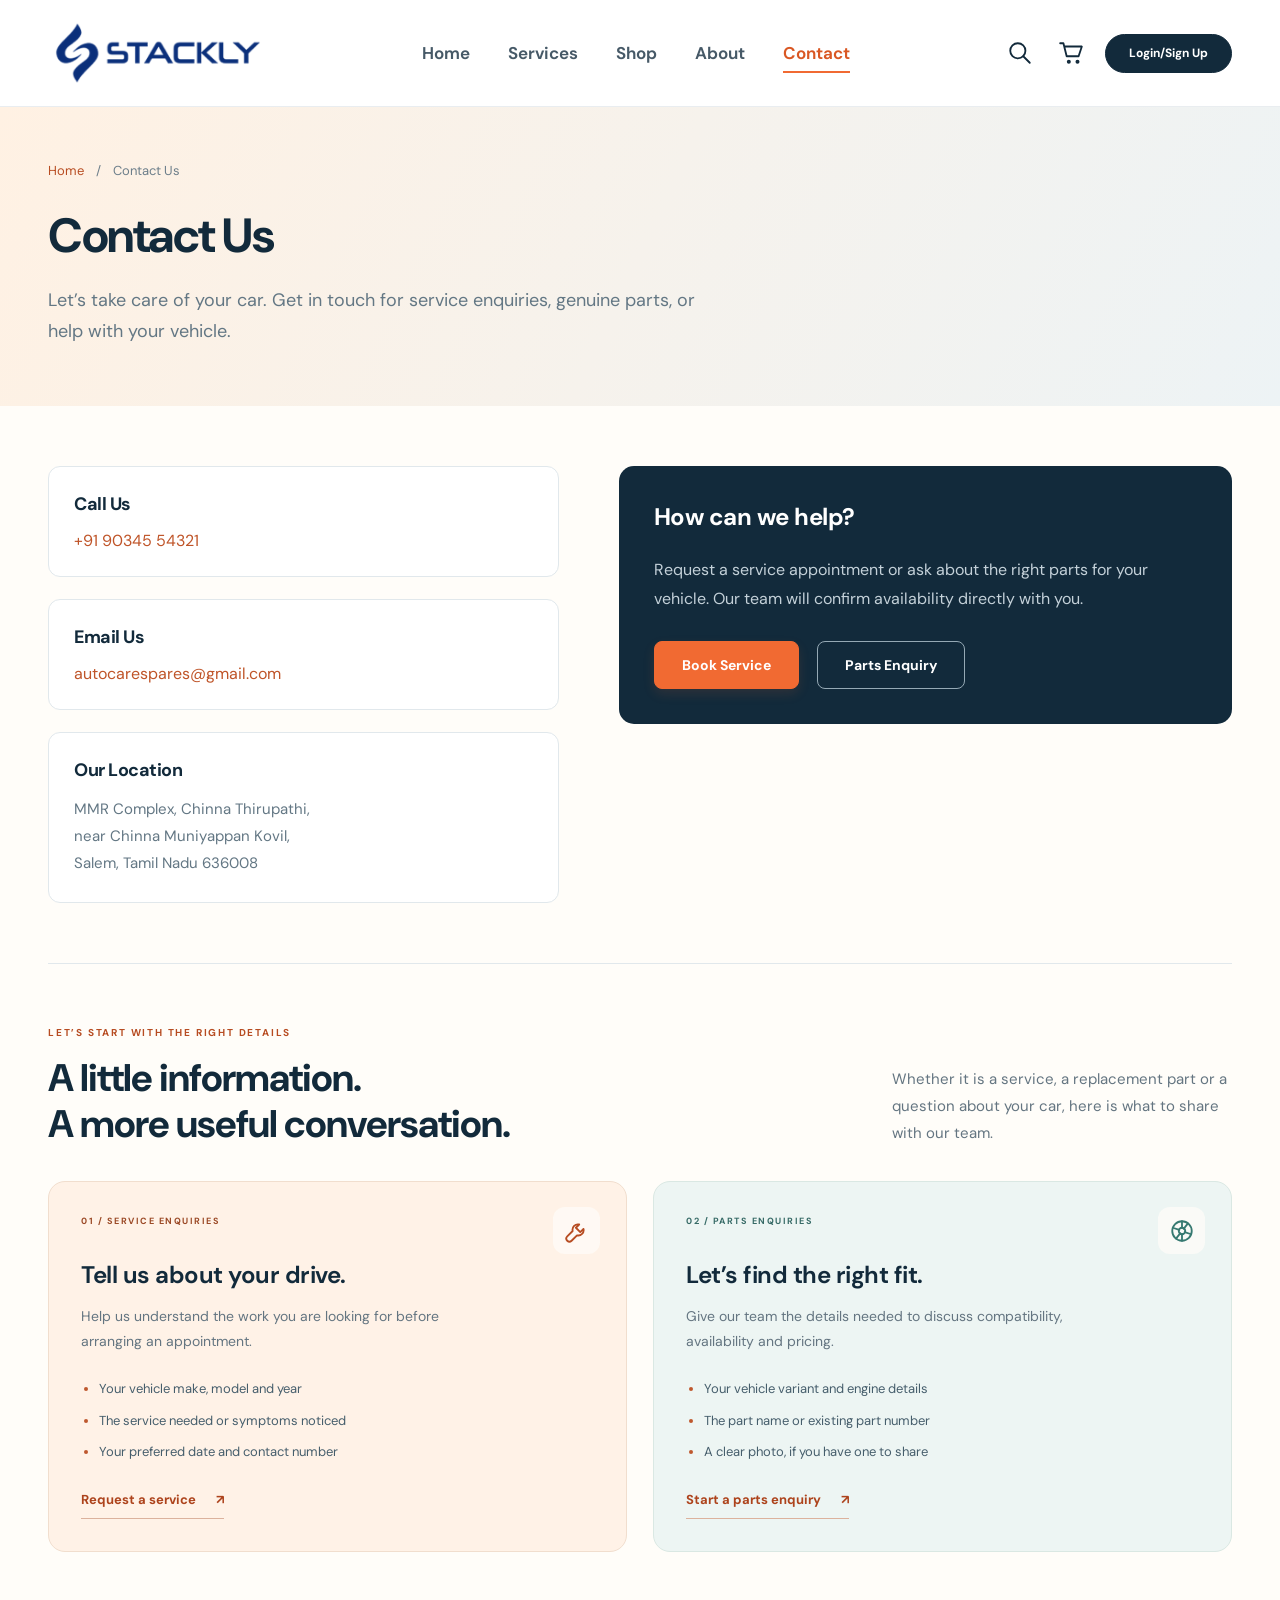
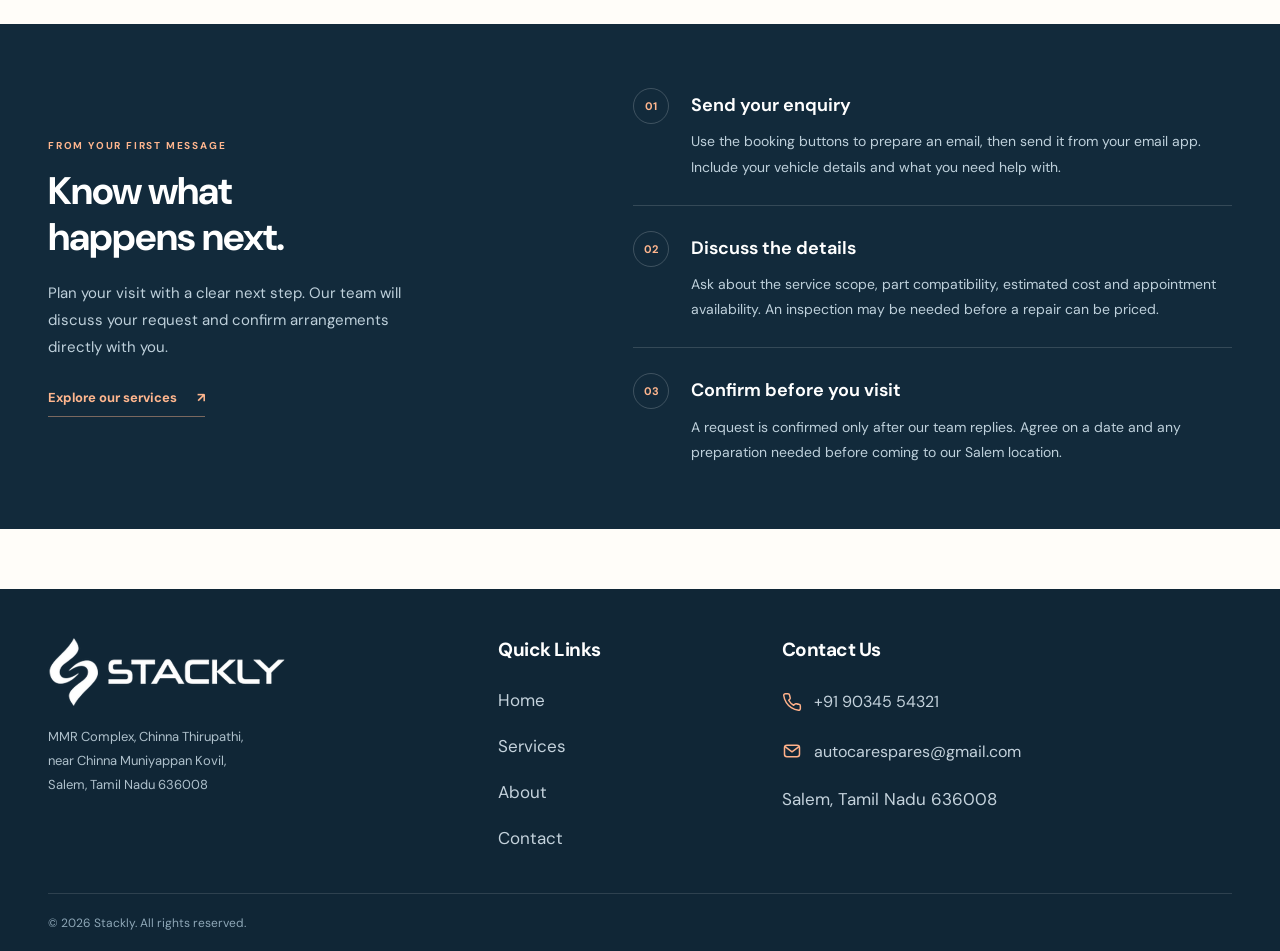
<file: contact.html>
<!DOCTYPE html>
<html lang="en">
<head>
  <meta charset="UTF-8"><meta name="viewport" content="width=device-width, initial-scale=1">
  <meta name="description" content="Contact Stackly in Salem for service bookings and genuine parts enquiries.">
  <title>Contact | Stackly</title>
  <meta name="theme-color" content="#122a3b"><link rel="stylesheet" href="style.css"><link rel="stylesheet" href="theme.css"><link rel="stylesheet" href="brands.css"><link rel="stylesheet" href="pages.css">
<link rel="stylesheet" href="branding.css"><link rel="stylesheet" href="contact-sections.css"></head>
<body>
  <svg class="svg-defs" xmlns="http://www.w3.org/2000/svg"><defs>
    <symbol id="wheel" viewBox="0 0 24 24"><circle cx="12" cy="12" r="9"/><circle cx="12" cy="12" r="3"/><path d="m12 3 0 6m0 6v6M3.5 9l6 2m5 2 6 2M6.5 19l4-5m3-4 4-5"/></symbol>
    <symbol id="tool" viewBox="0 0 24 24"><path d="M14 6a5 5 0 0 0-6 6L3 17a2.8 2.8 0 0 0 4 4l5-5a5 5 0 0 0 6-6l-3 3-4-4 3-3Z"/></symbol>
    <symbol id="shield" viewBox="0 0 24 24"><path d="m12 3 8 3v6c0 5-8 9-8 9S4 17 4 12V6l8-3Z"/><path d="m8 12 3 3 5-6"/></symbol>
    <symbol id="price" viewBox="0 0 24 24"><path d="M20 13 11 22 2 13V3h10l8 10Z"/><circle cx="7" cy="8" r="1"/></symbol>
    <symbol id="clock" viewBox="0 0 24 24"><circle cx="12" cy="12" r="9"/><path d="M12 6v6l4 2"/></symbol>
    <symbol id="snow" viewBox="0 0 24 24"><path d="M12 2v20M3.4 7l17.2 10M3.4 17 20.6 7M8 4l4 3 4-3M8 20l4-3 4 3M3 11l5-1-1-5M21 13l-5 1 1 5M3 13l5 1-1 5M21 11l-5-1 1-5"/></symbol>
  </defs></svg>
  <header><div class="nav container"><a href="index.html" class="brand"><img class="stackly-logo" src="assets/stackly-logo.png" alt="Stackly" width="951" height="395"></a><button class="menu-toggle icon-button" aria-label="Open menu" aria-expanded="false">&#9776;</button><nav aria-label="Main navigation"><a href="index.html">Home</a><a href="services.html">Services</a><a href="shop.html">Shop</a><a href="about.html">About</a><a href="contact.html">Contact</a></nav><div class="nav-actions"><button class="icon-button" id="search-button" aria-label="Search services"><svg viewBox="0 0 24 24"><circle cx="10" cy="10" r="7"/><path d="m15 15 6 6"/></svg></button><a class="icon-button" href="shop.html" aria-label="Shop parts"><svg viewBox="0 0 24 24"><path d="M2 3h3l3 12h11l3-9H6"/><circle cx="10" cy="20" r="1"/><circle cx="18" cy="20" r="1"/></svg></a><button class="button small" data-dialog="account">Login/Sign Up</button></div></div></header>
  <main><section class="page-heading"><div class="container"><div class="breadcrumb"><a href="index.html">Home</a><span>/</span><span>Contact Us</span></div><h1>Contact Us</h1><p>Let&#8217;s take care of your car. Get in touch for service enquiries, genuine parts, or help with your vehicle.</p></div></section><section class="page-content container"><div class="contact-layout"><div class="contact-details"><article class="contact-card"><h2>Call Us</h2><a href="tel:+919034554321">+91 90345 54321</a></article><article class="contact-card"><h2>Email Us</h2><a href="mailto:autocarespares@gmail.com">autocarespares@gmail.com</a></article><article class="contact-card"><h2>Our Location</h2><address class="location-address">MMR Complex, Chinna Thirupathi,<br>near Chinna Muniyappan Kovil,<br>Salem, Tamil Nadu 636008</address></article></div><div class="contact-action"><h2>How can we help?</h2><p>Request a service appointment or ask about the right parts for your vehicle. Our team will confirm availability directly with you.</p><div class="buttons"><button class="button" data-book="General Service">Book Service</button><button class="button outline" data-book="Genuine Parts Inquiry">Parts Enquiry</button></div></div></div></section>
    <section class="contact-guide container" aria-labelledby="enquiry-guide-title"><div class="contact-guide-heading"><div><span class="contact-kicker">LET&#8217;S START WITH THE RIGHT DETAILS</span><h2 id="enquiry-guide-title">A little information.<br>A more useful conversation.</h2></div><p>Whether it is a service, a replacement part or a question about your car, here is what to share with our team.</p></div><div class="contact-guide-grid"><article><span class="contact-guide-icon"><svg aria-hidden="true"><use href="#tool"/></svg></span><span class="contact-guide-number">01 / SERVICE ENQUIRIES</span><h3>Tell us about your drive.</h3><p>Help us understand the work you are looking for before arranging an appointment.</p><ul><li>Your vehicle make, model and year</li><li>The service needed or symptoms noticed</li><li>Your preferred date and contact number</li></ul><button class="contact-guide-link" data-book="General Service">Request a service <span aria-hidden="true">&#8599;</span></button></article><article><span class="contact-guide-icon"><svg aria-hidden="true"><use href="#wheel"/></svg></span><span class="contact-guide-number">02 / PARTS ENQUIRIES</span><h3>Let&#8217;s find the right fit.</h3><p>Give our team the details needed to discuss compatibility, availability and pricing.</p><ul><li>Your vehicle variant and engine details</li><li>The part name or existing part number</li><li>A clear photo, if you have one to share</li></ul><button class="contact-guide-link" data-book="Genuine Parts Inquiry">Start a parts enquiry <span aria-hidden="true">&#8599;</span></button></article></div></section>

    <section class="contact-next-band" aria-labelledby="contact-next-title"><div class="container contact-next-layout"><div><span class="contact-kicker">FROM YOUR FIRST MESSAGE</span><h2 id="contact-next-title">Know what<br>happens next.</h2><p>Plan your visit with a clear next step. Our team will discuss your request and confirm arrangements directly with you.</p><a class="contact-next-link" href="services.html">Explore our services <span aria-hidden="true">&#8599;</span></a></div><ol class="contact-next-steps"><li><span>01</span><div><h3>Send your enquiry</h3><p>Use the booking buttons to prepare an email, then send it from your email app. Include your vehicle details and what you need help with.</p></div></li><li><span>02</span><div><h3>Discuss the details</h3><p>Ask about the service scope, part compatibility, estimated cost and appointment availability. An inspection may be needed before a repair can be priced.</p></div></li><li><span>03</span><div><h3>Confirm before you visit</h3><p>A request is confirmed only after our team replies. Agree on a date and any preparation needed before coming to our Salem location.</p></div></li></ol></div></section>
  </main>
  <footer id="contact"><div class="container footer-grid"><div class="footer-brand"><a class="brand" href="index.html"><img class="stackly-logo" src="assets/stackly-logo.png" alt="Stackly" width="951" height="395"></a><address class="stackly-address">MMR Complex, Chinna Thirupathi,<br>near Chinna Muniyappan Kovil,<br>Salem, Tamil Nadu 636008</address></div><div><h2>Quick Links</h2><a href="index.html">Home</a><a href="services.html">Services</a><a href="about.html">About</a><a href="contact.html">Contact</a></div><div class="contact"><h2>Contact Us</h2><a class="footer-contact-link" href="404.html"><svg viewBox="0 0 24 24" aria-hidden="true"><path d="M22 16.9v3a2 2 0 0 1-2.2 2 19.8 19.8 0 0 1-8.6-3.1 19.5 19.5 0 0 1-6-6A19.8 19.8 0 0 1 2.1 4.2 2 2 0 0 1 4.1 2h3a2 2 0 0 1 2 1.7c.1 1 .4 1.9.7 2.8a2 2 0 0 1-.5 2.1L8 9.9a16 16 0 0 0 6 6l1.3-1.3a2 2 0 0 1 2.1-.5c.9.3 1.8.6 2.8.7a2 2 0 0 1 1.8 2.1Z"/></svg><span>+91 90345 54321</span></a><a class="footer-contact-link" href="404.html"><svg viewBox="0 0 24 24" aria-hidden="true"><rect x="3" y="5" width="18" height="14" rx="3"/><path d="m4 7 8 6 8-6"/></svg><span>autocarespares@gmail.com</span></a><p>Salem, Tamil Nadu 636008</p></div></div><div class="container footer-bottom">&#169; <span id="year"></span> Stackly. All rights reserved.</div></footer>
  <dialog id="booking-dialog"><button class="close icon-button" aria-label="Close dialog">&#215;</button><span class="eyebrow">LET&#8217;S TAKE CARE OF YOUR CAR</span><h2>Book Service</h2><p>Send your details to our team to request an appointment.</p><form id="booking-form"><label>Your name<input name="name" autocomplete="name" required></label><label>Phone number<input name="phone" type="tel" autocomplete="tel" pattern="[+0-9 ()-]{7,20}" required></label><label>Service<select name="service"><option>General Service</option><option>Engine Repair</option><option>Brake Service</option><option>AC Service</option><option>Genuine Parts Inquiry</option></select></label><label>Preferred date<input name="date" type="date" required></label><button class="button" type="submit">Continue to email</button><small>Your email app will open. An appointment is confirmed only after our team replies.</small></form></dialog>
  <dialog id="search-dialog"><button class="close icon-button" aria-label="Close search">&#215;</button><h2>Find a service</h2><form id="search-form"><label>Search services<input name="query" type="search" placeholder="Try engine repair" required></label><button class="button" type="submit">Search</button></form></dialog>
  <script src="script.js"></script>
</body>
</html>
</file>
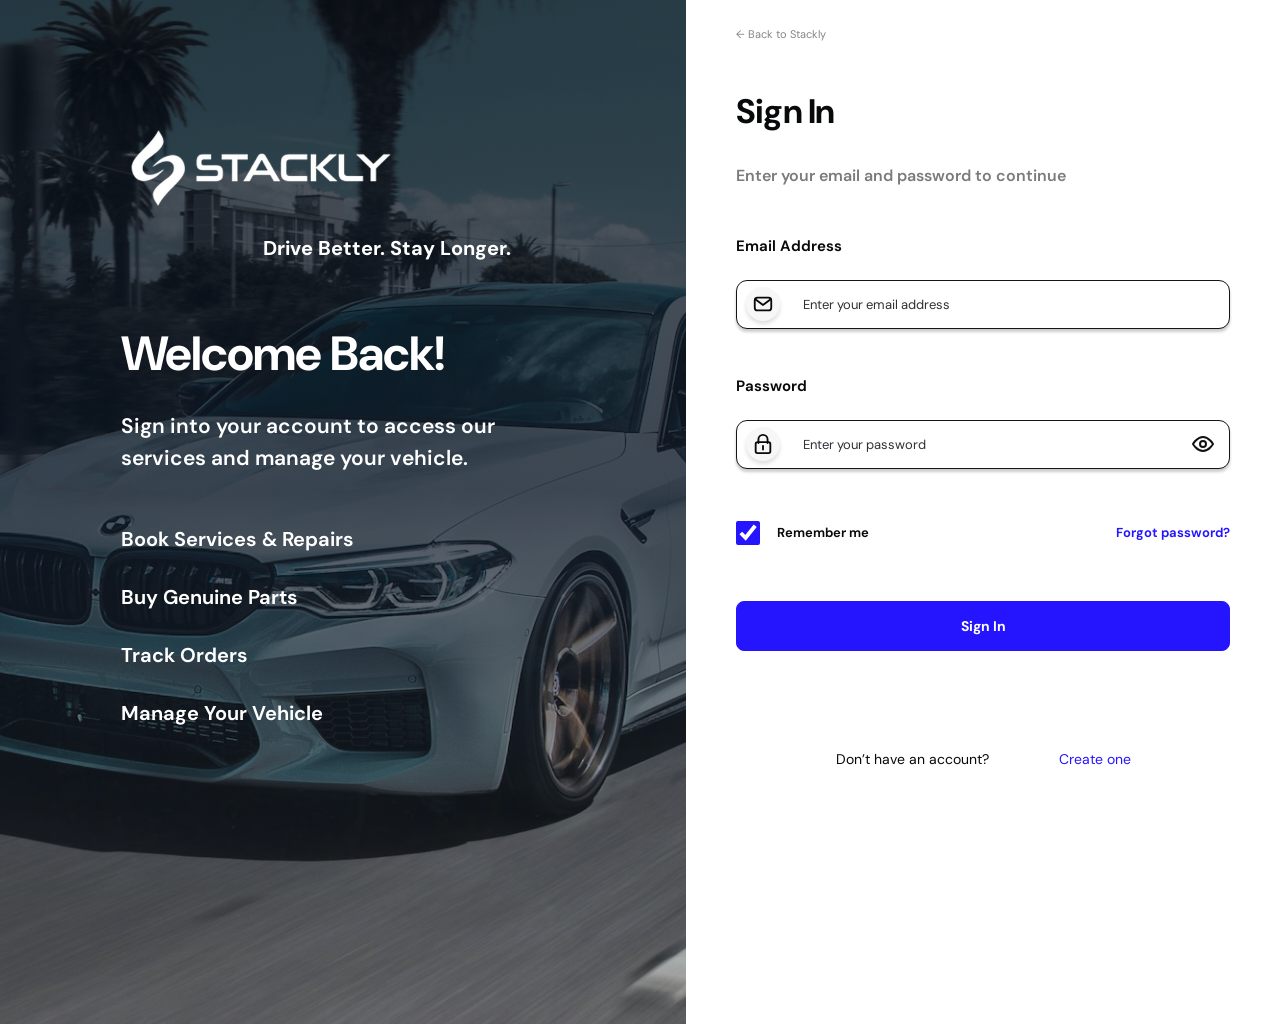
<file: dashboard.html>
<!DOCTYPE html>
<html lang="en"><head><meta charset="UTF-8"><meta name="viewport" content="width=device-width, initial-scale=1"><meta name="theme-color" content="#0d3162"><title>Dashboard | Stackly</title><link rel="stylesheet" href="dashboard.css"><link rel="stylesheet" href="dashboard-views.css"><link rel="stylesheet" href="branding.css"><script src="session.js"></script></head>
<body>
<svg class="definitions" xmlns="http://www.w3.org/2000/svg"><defs>
<symbol id="car" viewBox="0 0 24 24"><path d="m4 9 2-6h12l2 6M3 9h18v10H3V9Zm0 10v3m18-3v3M7 14h.01M17 14h.01M9 14h6"/></symbol>
<symbol id="home" viewBox="0 0 24 24"><path d="m2 11 10-9 10 9M5 9v12h5v-7h4v7h5V9"/></symbol>
<symbol id="tool" viewBox="0 0 24 24"><path d="m3 3 18 18M21 3l-6 6M3 21l6-6M3 3v5l4 1 2-2-1-4H3Zm18 0v5l-4 1-2-2 1-4h5Z"/></symbol>
<symbol id="cart" viewBox="0 0 24 24"><path d="M2 3h3l3 13h11l3-10H6"/><circle cx="10" cy="21" r="1"/><circle cx="18" cy="21" r="1"/></symbol>
<symbol id="orders" viewBox="0 0 24 24"><path d="M8 4H4v18h16V4h-4M8 2h8v5H8V2Zm0 10h8m-8 5h8"/></symbol>
<symbol id="clock" viewBox="0 0 24 24"><circle cx="12" cy="12" r="10"/><path d="M12 6v6l4 2"/></symbol>
<symbol id="user" viewBox="0 0 24 24"><circle cx="12" cy="12" r="10"/><circle cx="12" cy="8" r="3"/><path d="M4 19c0-9 16-9 16 0"/></symbol>
<symbol id="gear" viewBox="0 0 24 24"><path d="m9 3-1 3-3 1-2 4 2 2v4l4 2 2 3 4-2 1-3 3-1 2-4-2-2V7l-4-2-2-3-4 1Z"/><circle cx="12" cy="12" r="3"/></symbol>
<symbol id="arrow" viewBox="0 0 24 24"><path d="M3 12h18m-7-7 7 7-7 7"/></symbol>
<symbol id="calendar" viewBox="0 0 24 24"><rect x="3" y="5" width="18" height="16" rx="1"/><path d="M7 2v6m10-6v6M3 11h18"/></symbol>
<symbol id="pin" viewBox="0 0 24 24"><path d="M18 8c0 5-6 11-6 11S6 13 6 8a6 6 0 1 1 12 0Z"/><circle cx="12" cy="8" r="2"/><path d="M4 17 2 22h20l-2-5"/></symbol>
<symbol id="search" viewBox="0 0 24 24"><circle cx="10" cy="10" r="8"/><path d="m16 16 7 7"/></symbol>
<symbol id="bell" viewBox="0 0 24 24"><path d="M4 17c3-4 1-11 6-12V3h4v2c5 1 3 8 6 12H4Zm6 4h4"/></symbol>
</defs></svg>
<div class="dashboard-layout">
<aside class="sidebar" id="sidebar"><a href="#dashboard" data-view="dashboard" class="logo"><img class="stackly-logo" src="assets/stackly-logo.png" alt="Stackly" width="951" height="395"></a><nav aria-label="Customer navigation">
<a href="#dashboard" data-view="dashboard" aria-current="page"><svg><use href="#home"/></svg>Dashboard</a><button data-view="vehicles"><svg><use href="#car"/></svg>My Vehicles</button><a href="#services" data-view="services"><svg><use href="#tool"/></svg>Book Service</a><a href="#shop" data-view="shop"><svg><use href="#cart"/></svg>Shop parts</a><button data-view="orders"><svg><use href="#orders"/></svg>Orders</button><button data-view="history"><svg><use href="#clock"/></svg>Service History</button><button data-view="profile"><svg><use href="#user"/></svg>Profile</button><button data-view="settings"><svg><use href="#gear"/></svg>Settings</button>
</nav><div class="sidebar-tagline"><svg><use href="#car"/></svg><p>Drive Better.<br>Stay Longer.</p><a class="sidebar-home-link" href="index.html"><svg aria-hidden="true"><use href="#home"/></svg>Back to Home</a></div></aside>
<div class="workspace"><header class="topbar"><button class="mobile-menu icon-button" aria-label="Toggle navigation" aria-expanded="false">&#9776;</button><form class="search" action="dashboard.html#services"><svg><use href="#search"/></svg><input name="q" type="search" placeholder="Search anything" aria-label="Search services"></form><div class="topbar-right"><button class="icon-button notification" data-view="notifications" aria-label="Notifications"><svg><use href="#bell"/></svg></button><button class="profile-button" data-view="profile"><img src="assets/customer.jpg" alt="Customer profile" onerror="this.hidden=true"><span><strong data-user-name>Customer</strong><span>Customer</span></span><span class="chevron" aria-hidden="true"></span></button></div></header>
<main class="dashboard-content" id="dashboard-main" tabindex="-1"><div class="overview"><section class="overview-left"><h1>Hello, <span data-user-name>Customer</span> <span class="wave">&#128075;</span></h1><p class="subtitle">Here’s what’s happening with your vehicle today.</p><div class="stats">
<article class="stat-card"><span class="stat-icon"><svg><use href="#car"/></svg></span><h2>My Vehicles</h2><p>2 Vehicles</p><button data-view="vehicles">View Details <svg><use href="#arrow"/></svg></button></article>
<article class="stat-card"><span class="stat-icon"><svg><use href="#clock"/></svg></span><h2>Upcoming service</h2><p>3 Days</p><button data-view="booking">View Bookings <svg><use href="#arrow"/></svg></button></article>
<article class="stat-card"><span class="stat-icon"><svg><use href="#orders"/></svg></span><h2>Total Orders</h2><p>5 Orders</p><button data-view="orders">View Orders <svg><use href="#arrow"/></svg></button></article>
</div></section><article class="vehicle-card"><img src="assets/dashboard-car.jpg" alt="Blue BMW on the road" onerror="this.onerror=null;this.src='assets/signin-car.jpg'"><div><h2>THE BMW M340i</h2><p>TN 10 AB 1234</p><button class="outline-button" data-view="vehicles">View Details</button></div></article></div>
<div class="middle-grid"><section class="upcoming panel"><h2>Upcoming Service</h2><div class="service-details"><div><h3>Oil Change &amp; General Checkup</h3><p class="appointment"><svg><use href="#calendar"/></svg><strong>06 Oct 2026</strong><strong>10.00 AM</strong></p></div><div class="booking-actions"><span class="confirmed">Confirmed</span><button class="outline-button" data-view="booking">View Details</button></div></div></section><section class="offer"><div><h2>Special Offer</h2><h3>Flat 20% OFF</h3><p>On Genuine Parts</p><a href="#shop" data-view="shop">Shop Now</a></div><div class="offer-image"><img src="assets/dashboard-parts.jpg" alt="Automotive parts" onerror="this.onerror=null;this.src='assets/brake.jpg'"></div></section></div>
<div class="bottom-grid"><section class="orders-panel panel"><div class="section-heading"><h2>Recent Orders</h2><button data-view="orders">View All Orders <svg><use href="#arrow"/></svg></button></div><div class="table-scroll"><table><thead><tr><th>Order ID</th><th>Items</th><th>Date</th><th>Status</th></tr></thead><tbody><tr><td>#ORD1005</td><td>Brake Pads (Set)</td><td>22 OCT 2026</td><td class="delivered">Delivered</td></tr><tr><td>#ORD1004</td><td>Engine Oil (5L)</td><td>18 OCT 2026</td><td class="shipped">Shipped</td></tr><tr><td>#ORD1003</td><td>Air Filter</td><td>12 OCT 2026</td><td class="delivered">Delivered</td></tr></tbody></table></div></section><section class="quick-actions panel"><h2>Quick Actions</h2><a href="#services" data-view="services"><svg><use href="#calendar"/></svg>Book Service<svg class="action-arrow"><use href="#arrow"/></svg></a><a href="#shop" data-view="shop"><svg class="green"><use href="#cart"/></svg>Shop Parts<svg class="action-arrow"><use href="#arrow"/></svg></a><button data-view="tracking"><svg class="blue"><use href="#pin"/></svg>Track Order<svg class="action-arrow"><use href="#arrow"/></svg></button></section></div>
</main></div></div>
<dialog id="detail-dialog"><button class="dialog-close" aria-label="Close details">&#215;</button><h2 id="detail-title"></h2><div id="detail-content"></div></dialog>
<script src="dashboard.js"></script></body></html>
</file>
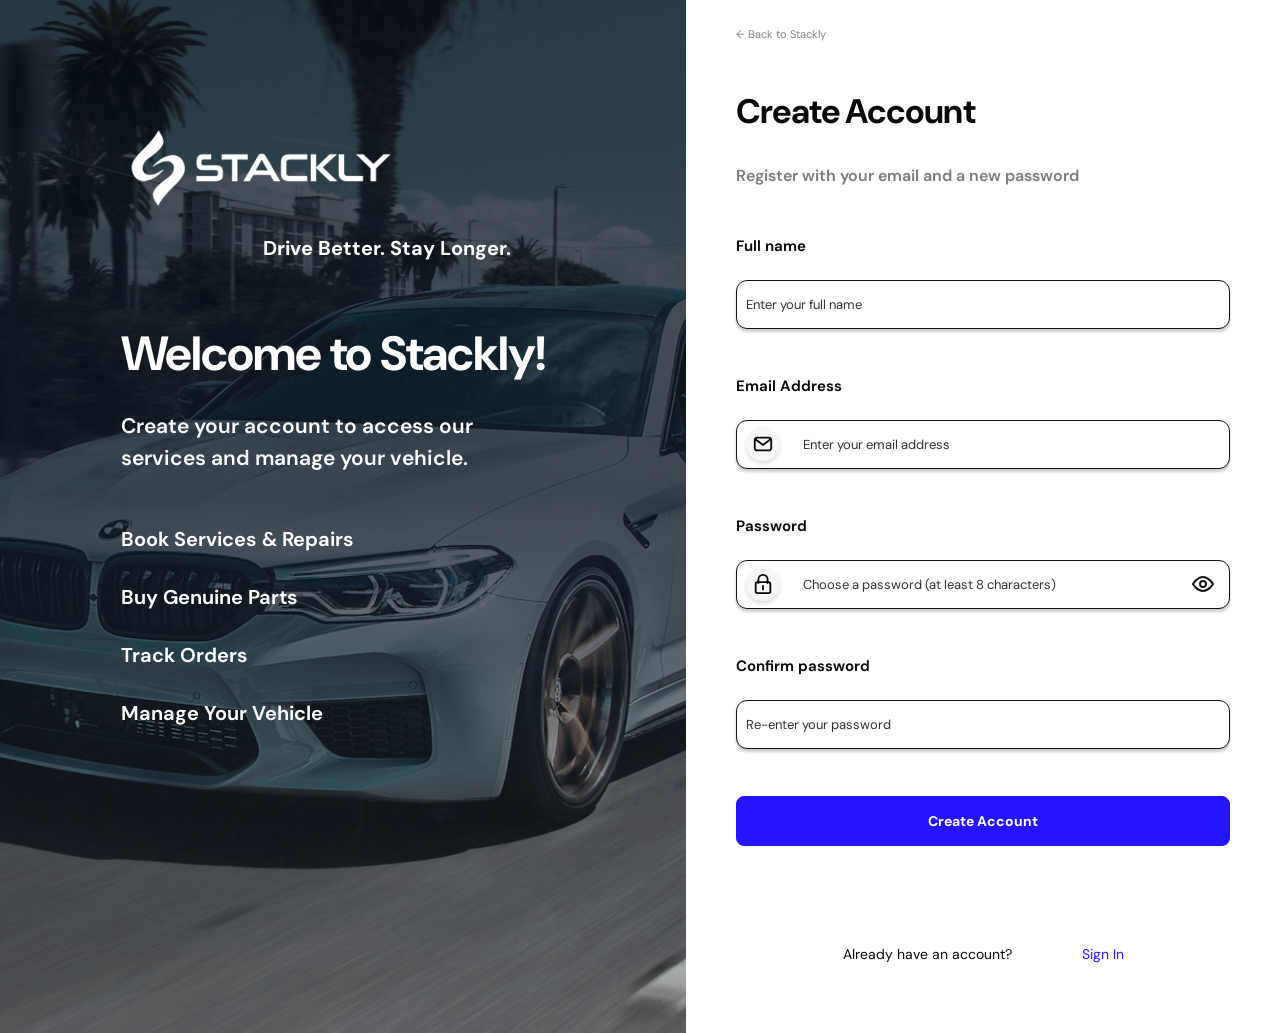
<file: register.html>
<!DOCTYPE html>
<html lang="en">
<head>
  <meta charset="UTF-8">
  <meta name="viewport" content="width=device-width, initial-scale=1">
  <meta name="theme-color" content="#2515ff">
  <title>Register | Stackly</title>
  <link rel="stylesheet" href="auth.css">
  <link rel="stylesheet" href="auth-layout.css">
<link rel="stylesheet" href="branding.css"></head>
<body data-auth-mode="signup">
  <svg class="definitions" xmlns="http://www.w3.org/2000/svg"><defs>
    <symbol id="mail" viewBox="0 0 24 24"><rect x="3" y="5" width="18" height="14" rx="3"/><path d="m4 7 8 6 8-6"/></symbol>
    <symbol id="lock" viewBox="0 0 24 24"><path d="M7 11V7a5 5 0 0 1 10 0v4"/><rect x="4" y="10" width="16" height="12" rx="2"/><path d="M12 14v4"/></symbol>
    <symbol id="eye" viewBox="0 0 24 24"><path d="M2 12s4-7 10-7 10 7 10 7-4 7-10 7S2 12 2 12Z"/><circle cx="12" cy="12" r="3"/></symbol>
  </defs></svg>
  <div class="auth-layout">
  <aside class="welcome-panel" aria-label="Welcome to Stackly">
    <div class="welcome-content">
      <a class="welcome-brand" href="index.html" aria-label="Stackly home"><img class="stackly-logo" src="assets/stackly-logo.png" alt="Stackly" width="951" height="395"><span>Drive Better. Stay Longer.</span></a>
      <h2>Welcome to Stackly!</h2>
      <p>Create your account to access our<br class="welcome-break"> services and manage your vehicle.</p>
      <ul><li>Book Services &amp; Repairs</li><li>Buy Genuine Parts</li><li>Track Orders</li><li>Manage Your Vehicle</li></ul>
    </div>
  </aside>
  <main class="auth-page">
    <a class="back-link" href="index.html">&#8592; Back to Stackly</a>
    <h1 id="heading">Create Account</h1>
    <p class="intro" id="intro">Register with your email and a new password</p>
    <form id="auth-form">
      <div class="field"><label for="full-name">Full name</label><div class="input-shell"><input id="full-name" name="name" autocomplete="name" placeholder="Enter your full name" maxlength="80" required></div></div>
      <div class="field"><label for="email">Email Address</label><div class="input-shell"><span class="field-icon"><svg><use href="#mail"/></svg></span><input id="email" name="email" type="email" placeholder="Enter your email address" autocomplete="email" required></div></div>
      <div class="field" id="password-field"><label for="password">Password</label><div class="input-shell"><span class="field-icon"><svg><use href="#lock"/></svg></span><input id="password" name="password" type="password" placeholder="Enter your password" autocomplete="current-password" required><button class="visibility" id="toggle-password" type="button" aria-label="Show password" aria-pressed="false"><svg><use href="#eye"/></svg></button></div></div>
      <div class="options" id="options" hidden><label class="remember"><input id="remember" type="checkbox" checked> <span>Remember me</span></label><a href="signin.html?mode=reset" id="forgot">Forgot password?</a></div>
      <div class="field"><label for="confirm-password">Confirm password</label><div class="input-shell"><input id="confirm-password" name="confirm-password" type="password" autocomplete="new-password" placeholder="Re-enter your password" required></div></div>
      <button class="primary" id="submit-button" type="submit">Create Account</button>
      <p class="status" id="status" role="status" hidden></p>
    </form>
    <p class="create-account"><span id="account-prompt">Already have an account?</span><a id="account-link" href="signin.html">Sign In</a></p>
  </main>
  </div>
  <script src="auth.js"></script>
</body>
</html>
</file>
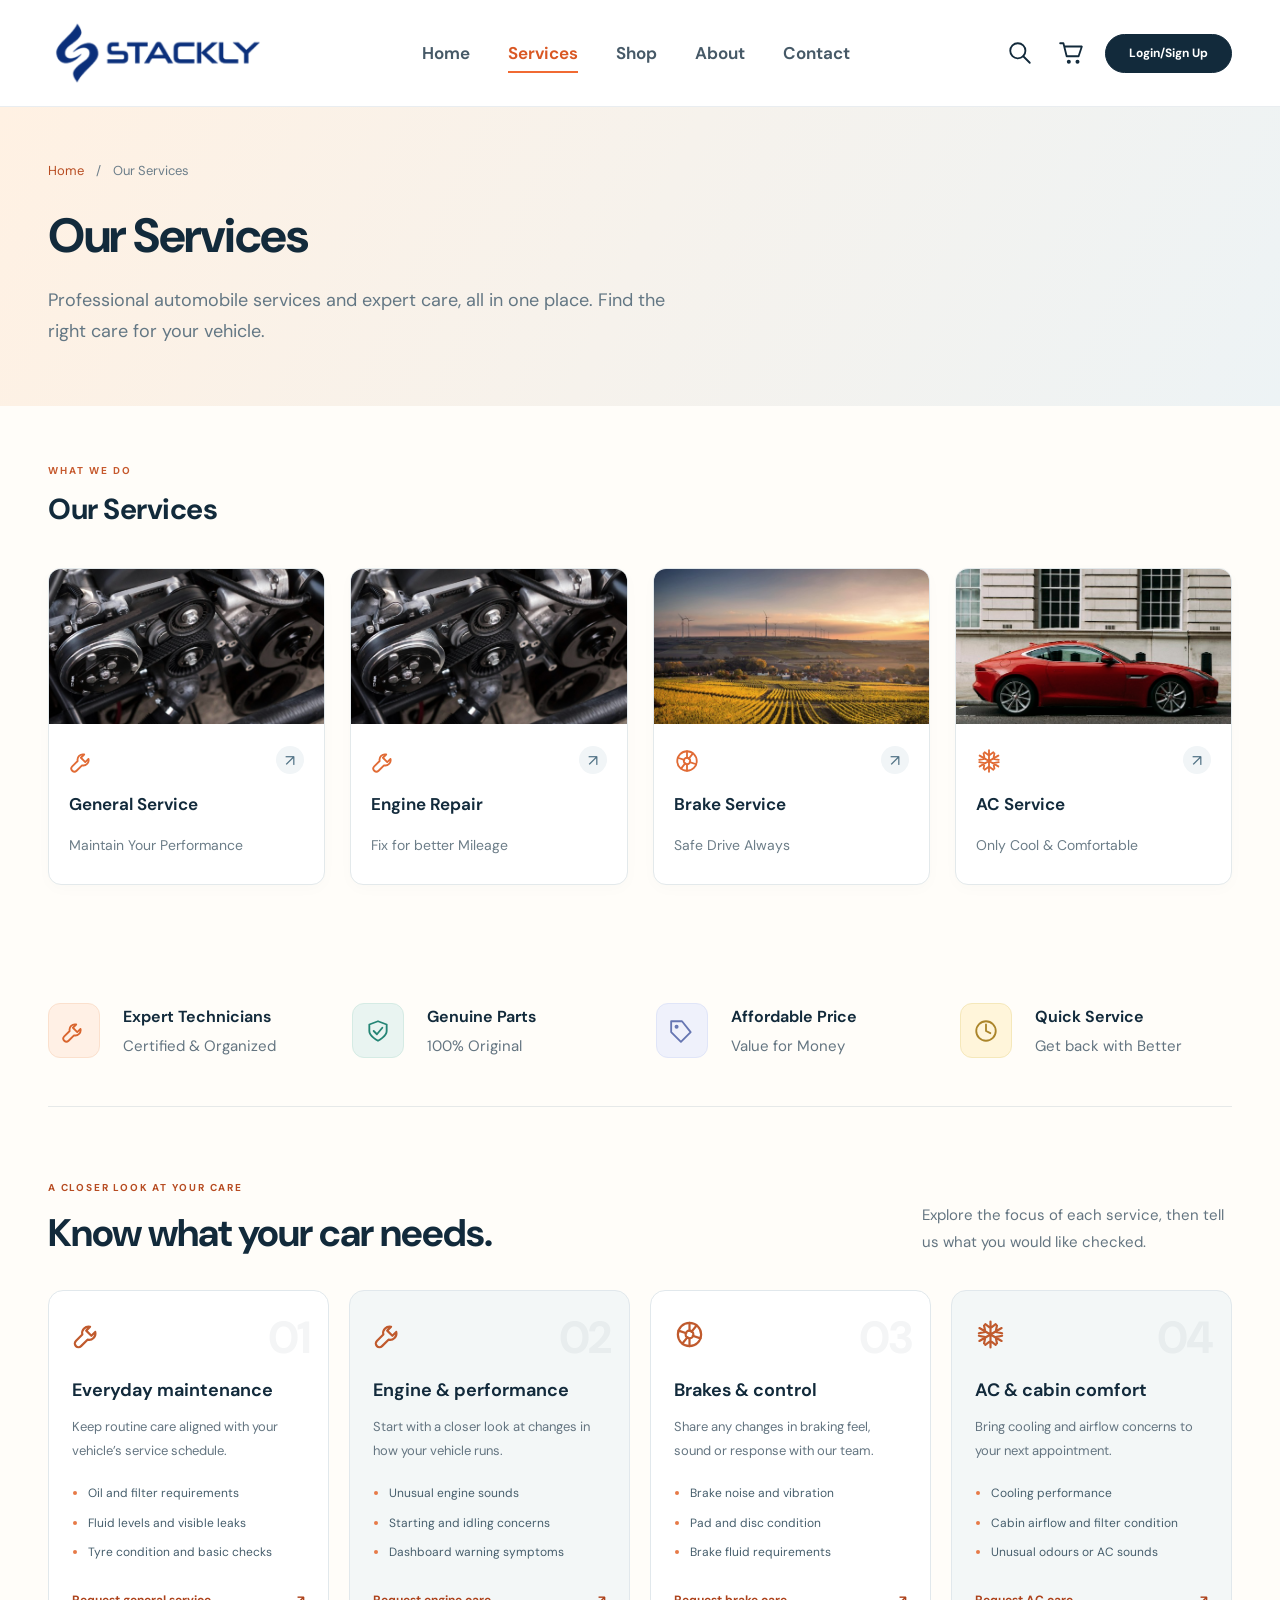
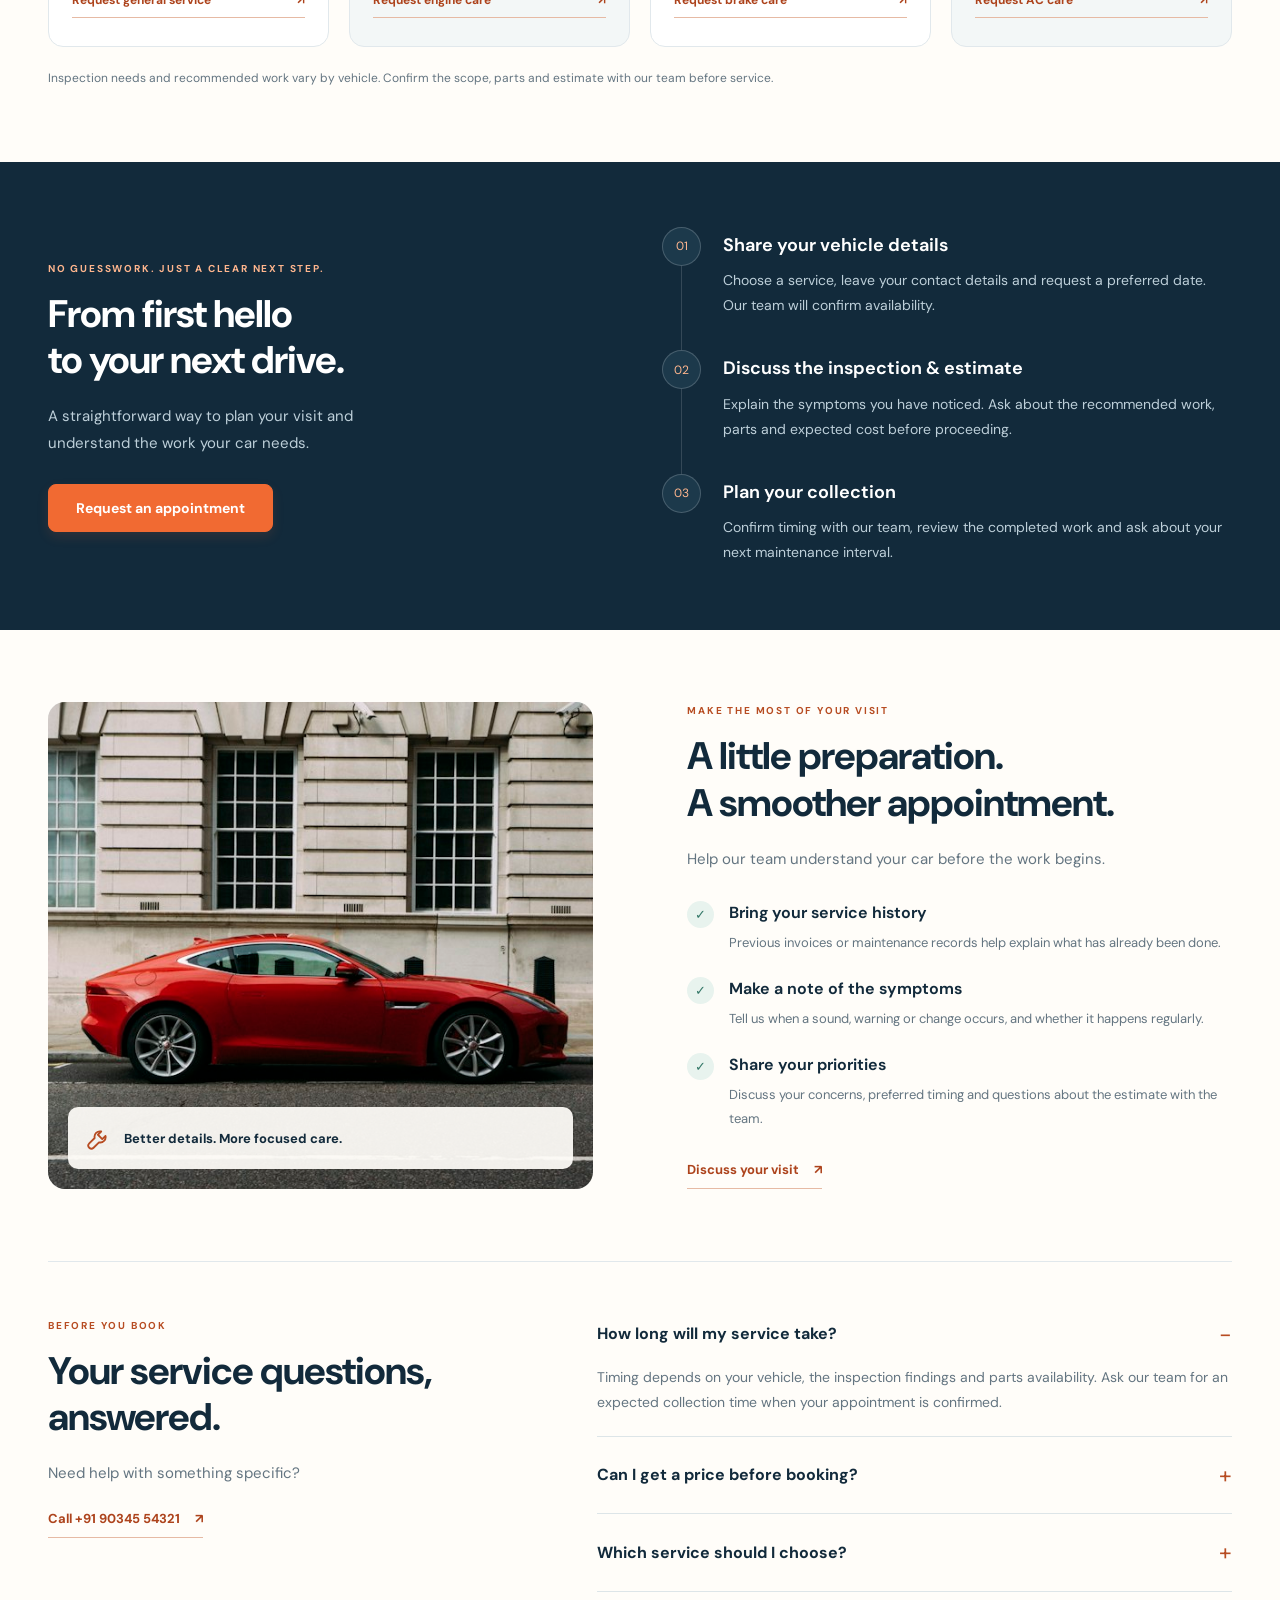
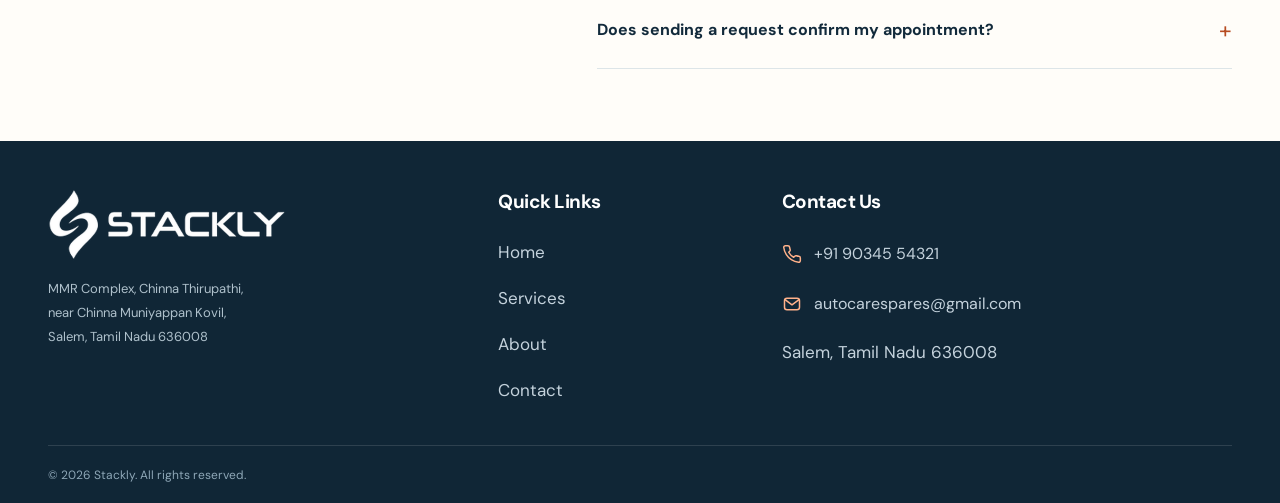
<file: services.html>
<!DOCTYPE html>
<html lang="en">
<head>
  <meta charset="UTF-8"><meta name="viewport" content="width=device-width, initial-scale=1">
  <meta name="description" content="Explore general service, engine repair, brake service and AC service at Stackly.">
  <title>Services | Stackly</title>
  <meta name="theme-color" content="#122a3b"><link rel="stylesheet" href="style.css"><link rel="stylesheet" href="theme.css"><link rel="stylesheet" href="brands.css"><link rel="stylesheet" href="pages.css"><link rel="stylesheet" href="service-sections.css">
<link rel="stylesheet" href="branding.css"></head>
<body>
  <svg class="svg-defs" xmlns="http://www.w3.org/2000/svg"><defs>
    <symbol id="wheel" viewBox="0 0 24 24"><circle cx="12" cy="12" r="9"/><circle cx="12" cy="12" r="3"/><path d="m12 3 0 6m0 6v6M3.5 9l6 2m5 2 6 2M6.5 19l4-5m3-4 4-5"/></symbol>
    <symbol id="tool" viewBox="0 0 24 24"><path d="M14 6a5 5 0 0 0-6 6L3 17a2.8 2.8 0 0 0 4 4l5-5a5 5 0 0 0 6-6l-3 3-4-4 3-3Z"/></symbol>
    <symbol id="shield" viewBox="0 0 24 24"><path d="m12 3 8 3v6c0 5-8 9-8 9S4 17 4 12V6l8-3Z"/><path d="m8 12 3 3 5-6"/></symbol>
    <symbol id="price" viewBox="0 0 24 24"><path d="M20 13 11 22 2 13V3h10l8 10Z"/><circle cx="7" cy="8" r="1"/></symbol>
    <symbol id="clock" viewBox="0 0 24 24"><circle cx="12" cy="12" r="9"/><path d="M12 6v6l4 2"/></symbol>
    <symbol id="snow" viewBox="0 0 24 24"><path d="M12 2v20M3.4 7l17.2 10M3.4 17 20.6 7M8 4l4 3 4-3M8 20l4-3 4 3M3 11l5-1-1-5M21 13l-5 1 1 5M3 13l5 1-1 5M21 11l-5-1 1-5"/></symbol>
  </defs></svg>
  <header><div class="nav container"><a href="index.html" class="brand"><img class="stackly-logo" src="assets/stackly-logo.png" alt="Stackly" width="951" height="395"></a><button class="menu-toggle icon-button" aria-label="Open menu" aria-expanded="false">&#9776;</button><nav aria-label="Main navigation"><a href="index.html">Home</a><a href="services.html">Services</a><a href="shop.html">Shop</a><a href="about.html">About</a><a href="contact.html">Contact</a></nav><div class="nav-actions"><button class="icon-button" id="search-button" aria-label="Search services"><svg viewBox="0 0 24 24"><circle cx="10" cy="10" r="7"/><path d="m15 15 6 6"/></svg></button><a class="icon-button" href="shop.html" aria-label="Shop parts"><svg viewBox="0 0 24 24"><path d="M2 3h3l3 12h11l3-9H6"/><circle cx="10" cy="20" r="1"/><circle cx="18" cy="20" r="1"/></svg></a><button class="button small" data-dialog="account">Login/Sign Up</button></div></div></header>
  <main><section class="page-heading"><div class="container"><div class="breadcrumb"><a href="index.html">Home</a><span>/</span><span>Our Services</span></div><h1>Our Services</h1><p>Professional automobile services and expert care, all in one place. Find the right care for your vehicle.</p></div></section>    <section class="services container" id="services"><h2>Our Services</h2><div class="service-grid">
      <button class="service-card" data-book="General Service"><img src="assets/service.jpg" alt="Vehicle maintenance in a workshop" loading="lazy"><div><svg><use href="#tool"/></svg><h3>General Service</h3><p>Maintain Your Performance</p><span class="card-arrow">&#8599;</span></div></button>
      <button class="service-card" data-book="Engine Repair"><img src="assets/service.jpg" alt="Automobile engine and mechanical parts" loading="lazy"><div><svg><use href="#tool"/></svg><h3>Engine Repair</h3><p>Fix for better Mileage</p><span class="card-arrow">&#8599;</span></div></button>
      <button class="service-card" data-book="Brake Service"><img src="assets/brake.jpg" alt="Car wheel and brake maintenance" loading="lazy"><div><svg><use href="#wheel"/></svg><h3>Brake Service</h3><p>Safe Drive Always</p><span class="card-arrow">&#8599;</span></div></button>
      <button class="service-card" data-book="AC Service"><img src="assets/interior.jpg" alt="Comfortable car interior" loading="lazy"><div><svg><use href="#snow"/></svg><h3>AC Service</h3><p>Only Cool &amp; Comfortable</p><span class="card-arrow">&#8599;</span></div></button>
    </div><p class="no-results" hidden>No matching services. Try &#8220;engine&#8221;, &#8220;brake&#8221;, or &#8220;AC&#8221;.</p></section>    <section class="benefits container" aria-label="Why choose Stackly"><div><span class="icon-tile"><svg><use href="#tool"/></svg></span><div><h3>Expert Technicians</h3><p>Certified &amp; Organized</p></div></div><div><span class="icon-tile"><svg><use href="#shield"/></svg></span><div><h3>Genuine Parts</h3><p>100% Original</p></div></div><div><span class="icon-tile"><svg><use href="#price"/></svg></span><div><h3>Affordable Price</h3><p>Value for Money</p></div></div><div><span class="icon-tile"><svg><use href="#clock"/></svg></span><div><h3>Quick Service</h3><p>Get back with Better</p></div></div></section>
    <section class="svc-section container" aria-labelledby="care-title">
      <div class="svc-heading"><div><span class="svc-kicker">A CLOSER LOOK AT YOUR CARE</span><h2 id="care-title">Know what your car needs.</h2></div><p>Explore the focus of each service, then tell us what you would like checked.</p></div>
      <div class="svc-detail-grid">
        <article class="svc-detail"><span class="svc-detail-number">01</span><svg aria-hidden="true"><use href="#tool"/></svg><h3>Everyday maintenance</h3><p>Keep routine care aligned with your vehicle&#8217;s service schedule.</p><ul><li>Oil and filter requirements</li><li>Fluid levels and visible leaks</li><li>Tyre condition and basic checks</li></ul><button class="svc-link" data-book="General Service">Request general service <span aria-hidden="true">&#8599;</span></button></article>
        <article class="svc-detail"><span class="svc-detail-number">02</span><svg aria-hidden="true"><use href="#tool"/></svg><h3>Engine &amp; performance</h3><p>Start with a closer look at changes in how your vehicle runs.</p><ul><li>Unusual engine sounds</li><li>Starting and idling concerns</li><li>Dashboard warning symptoms</li></ul><button class="svc-link" data-book="Engine Repair">Request engine care <span aria-hidden="true">&#8599;</span></button></article>
        <article class="svc-detail"><span class="svc-detail-number">03</span><svg aria-hidden="true"><use href="#wheel"/></svg><h3>Brakes &amp; control</h3><p>Share any changes in braking feel, sound or response with our team.</p><ul><li>Brake noise and vibration</li><li>Pad and disc condition</li><li>Brake fluid requirements</li></ul><button class="svc-link" data-book="Brake Service">Request brake care <span aria-hidden="true">&#8599;</span></button></article>
        <article class="svc-detail"><span class="svc-detail-number">04</span><svg aria-hidden="true"><use href="#snow"/></svg><h3>AC &amp; cabin comfort</h3><p>Bring cooling and airflow concerns to your next appointment.</p><ul><li>Cooling performance</li><li>Cabin airflow and filter condition</li><li>Unusual odours or AC sounds</li></ul><button class="svc-link" data-book="AC Service">Request AC care <span aria-hidden="true">&#8599;</span></button></article>
      </div><p class="svc-note">Inspection needs and recommended work vary by vehicle. Confirm the scope, parts and estimate with our team before service.</p>
    </section>

    <section class="svc-process-band" aria-labelledby="process-title"><div class="container svc-process-layout">
      <div class="svc-process-intro"><span class="svc-kicker">NO GUESSWORK. JUST A CLEAR NEXT STEP.</span><h2 id="process-title">From first hello<br>to your next drive.</h2><p>A straightforward way to plan your visit and understand the work your car needs.</p><button class="button" data-book="General Service">Request an appointment</button></div>
      <ol class="svc-timeline"><li><span>01</span><div><h3>Share your vehicle details</h3><p>Choose a service, leave your contact details and request a preferred date. Our team will confirm availability.</p></div></li><li><span>02</span><div><h3>Discuss the inspection &amp; estimate</h3><p>Explain the symptoms you have noticed. Ask about the recommended work, parts and expected cost before proceeding.</p></div></li><li><span>03</span><div><h3>Plan your collection</h3><p>Confirm timing with our team, review the completed work and ask about your next maintenance interval.</p></div></li></ol>
    </div></section>

    <section class="svc-section container svc-visit" aria-labelledby="visit-title"><div class="svc-visit-image"><img src="assets/interior.jpg" alt="Car cabin and dashboard ready for a pre-service check" loading="lazy"><span><svg aria-hidden="true"><use href="#tool"/></svg> Better details. More focused care.</span></div><div class="svc-visit-copy"><span class="svc-kicker">MAKE THE MOST OF YOUR VISIT</span><h2 id="visit-title">A little preparation.<br>A smoother appointment.</h2><p>Help our team understand your car before the work begins.</p><ul class="svc-prep-list"><li><span aria-hidden="true">&#10003;</span><div><h3>Bring your service history</h3><p>Previous invoices or maintenance records help explain what has already been done.</p></div></li><li><span aria-hidden="true">&#10003;</span><div><h3>Make a note of the symptoms</h3><p>Tell us when a sound, warning or change occurs, and whether it happens regularly.</p></div></li><li><span aria-hidden="true">&#10003;</span><div><h3>Share your priorities</h3><p>Discuss your concerns, preferred timing and questions about the estimate with the team.</p></div></li></ul><a class="svc-link" href="contact.html">Discuss your visit <span aria-hidden="true">&#8599;</span></a></div></section>

    <section class="svc-section svc-questions container" aria-labelledby="svc-faq-title"><div><span class="svc-kicker">BEFORE YOU BOOK</span><h2 id="svc-faq-title">Your service questions,<br>answered.</h2><p>Need help with something specific?</p><a class="svc-link" href="tel:+919034554321">Call +91 90345 54321 <span aria-hidden="true">&#8599;</span></a></div><div class="svc-faq-list">
      <details open><summary>How long will my service take?</summary><p>Timing depends on your vehicle, the inspection findings and parts availability. Ask our team for an expected collection time when your appointment is confirmed.</p></details>
      <details><summary>Can I get a price before booking?</summary><p>Share your make, model, year and the service you need. Our team can discuss an estimate; some issues need an inspection before the repair can be priced.</p></details>
      <details><summary>Which service should I choose?</summary><p>Choose general service for routine maintenance, or select engine, brake or AC care for a specific concern. If you are unsure, contact our team and describe what you have noticed.</p></details>
      <details><summary>Does sending a request confirm my appointment?</summary><p>No. The booking form opens your email app with your request. Send the email and wait for our team to reply with confirmation of your appointment and availability.</p></details>
    </div></section>
  </main>
  <footer id="contact"><div class="container footer-grid"><div class="footer-brand"><a class="brand" href="index.html"><img class="stackly-logo" src="assets/stackly-logo.png" alt="Stackly" width="951" height="395"></a><address class="stackly-address">MMR Complex, Chinna Thirupathi,<br>near Chinna Muniyappan Kovil,<br>Salem, Tamil Nadu 636008</address></div><div><h2>Quick Links</h2><a href="index.html">Home</a><a href="services.html">Services</a><a href="about.html">About</a><a href="contact.html">Contact</a></div><div class="contact"><h2>Contact Us</h2><a class="footer-contact-link" href="404.html"><svg viewBox="0 0 24 24" aria-hidden="true"><path d="M22 16.9v3a2 2 0 0 1-2.2 2 19.8 19.8 0 0 1-8.6-3.1 19.5 19.5 0 0 1-6-6A19.8 19.8 0 0 1 2.1 4.2 2 2 0 0 1 4.1 2h3a2 2 0 0 1 2 1.7c.1 1 .4 1.9.7 2.8a2 2 0 0 1-.5 2.1L8 9.9a16 16 0 0 0 6 6l1.3-1.3a2 2 0 0 1 2.1-.5c.9.3 1.8.6 2.8.7a2 2 0 0 1 1.8 2.1Z"/></svg><span>+91 90345 54321</span></a><a class="footer-contact-link" href="404.html"><svg viewBox="0 0 24 24" aria-hidden="true"><rect x="3" y="5" width="18" height="14" rx="3"/><path d="m4 7 8 6 8-6"/></svg><span>autocarespares@gmail.com</span></a><p>Salem, Tamil Nadu 636008</p></div></div><div class="container footer-bottom">&#169; <span id="year"></span> Stackly. All rights reserved.</div></footer>
  <dialog id="booking-dialog"><button class="close icon-button" aria-label="Close dialog">&#215;</button><span class="eyebrow">LET&#8217;S TAKE CARE OF YOUR CAR</span><h2>Book Service</h2><p>Send your details to our team to request an appointment.</p><form id="booking-form"><label>Your name<input name="name" autocomplete="name" required></label><label>Phone number<input name="phone" type="tel" autocomplete="tel" pattern="[+0-9 ()-]{7,20}" required></label><label>Service<select name="service"><option>General Service</option><option>Engine Repair</option><option>Brake Service</option><option>AC Service</option><option>Genuine Parts Inquiry</option></select></label><label>Preferred date<input name="date" type="date" required></label><button class="button" type="submit">Continue to email</button><small>Your email app will open. An appointment is confirmed only after our team replies.</small></form></dialog>
  <dialog id="search-dialog"><button class="close icon-button" aria-label="Close search">&#215;</button><h2>Find a service</h2><form id="search-form"><label>Search services<input name="query" type="search" placeholder="Try engine repair" required></label><button class="button" type="submit">Search</button></form></dialog>
  <script src="script.js"></script>
</body>
</html>
</file>
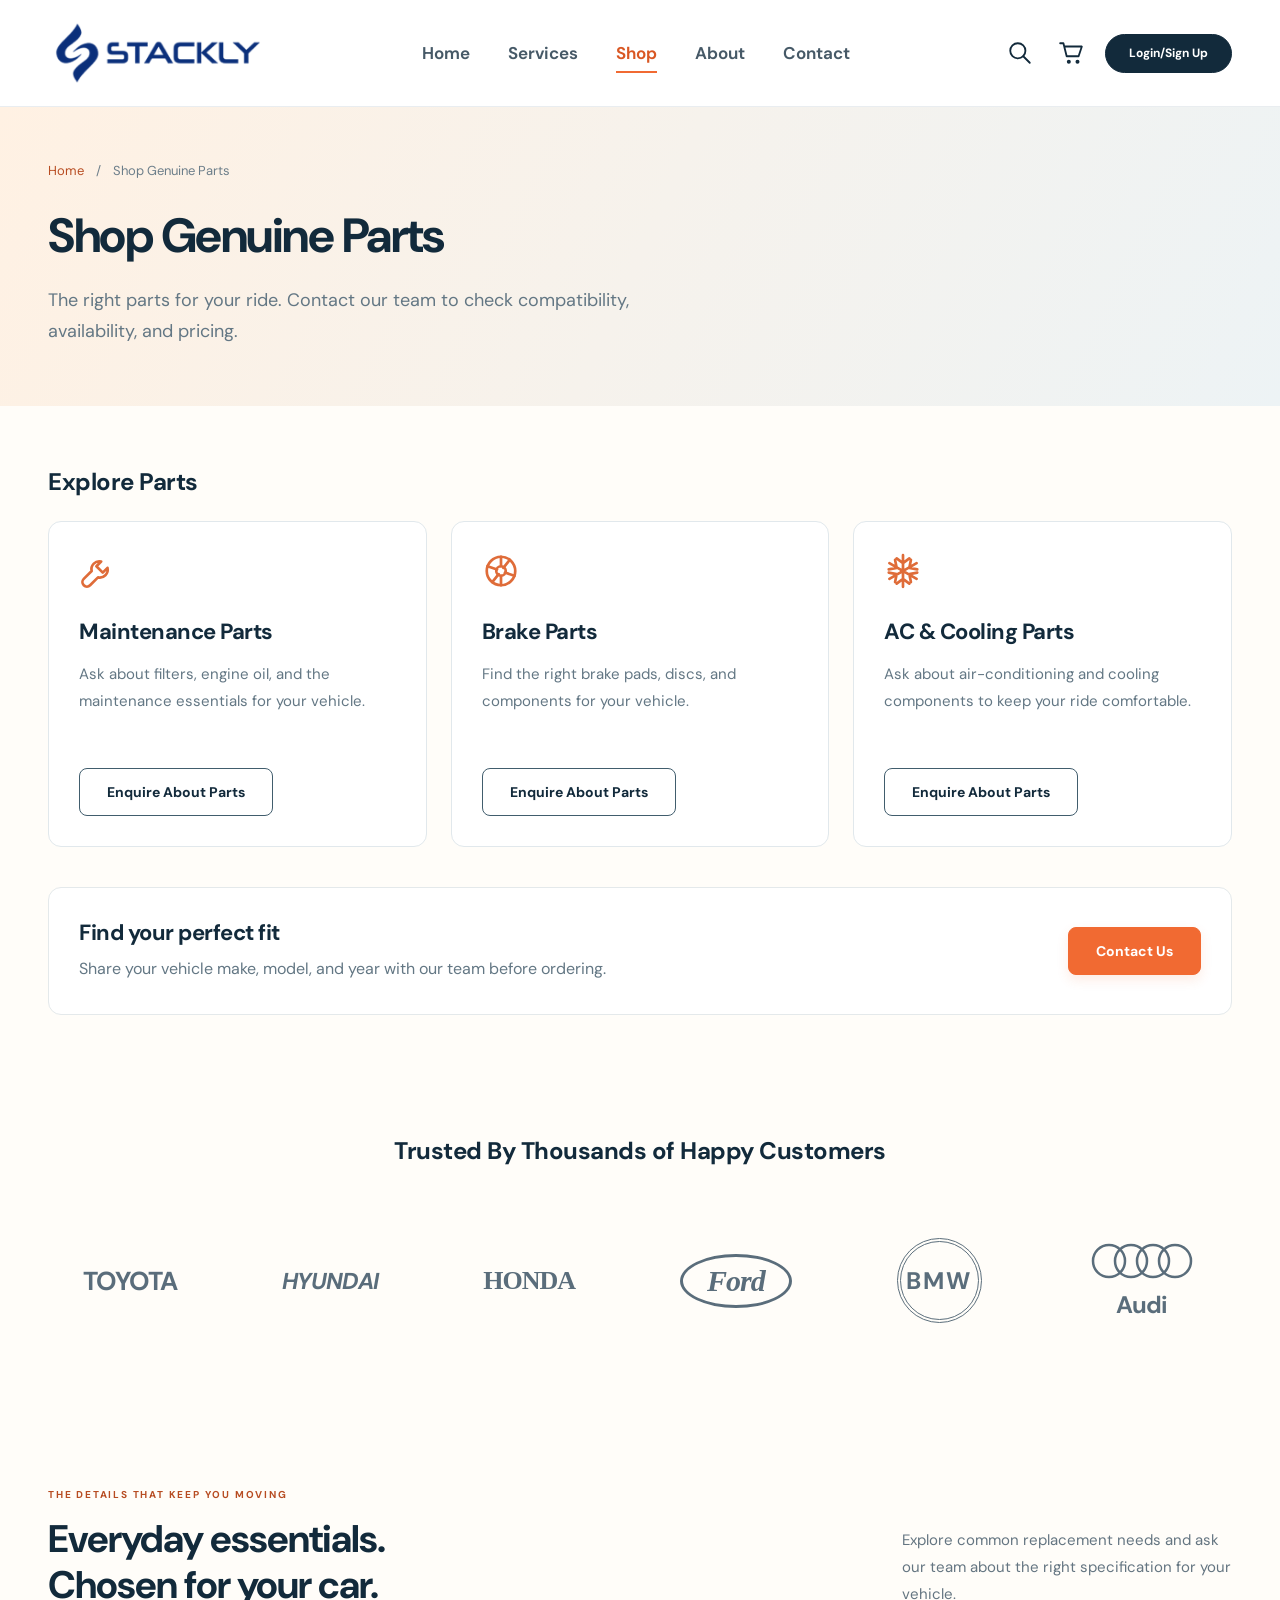
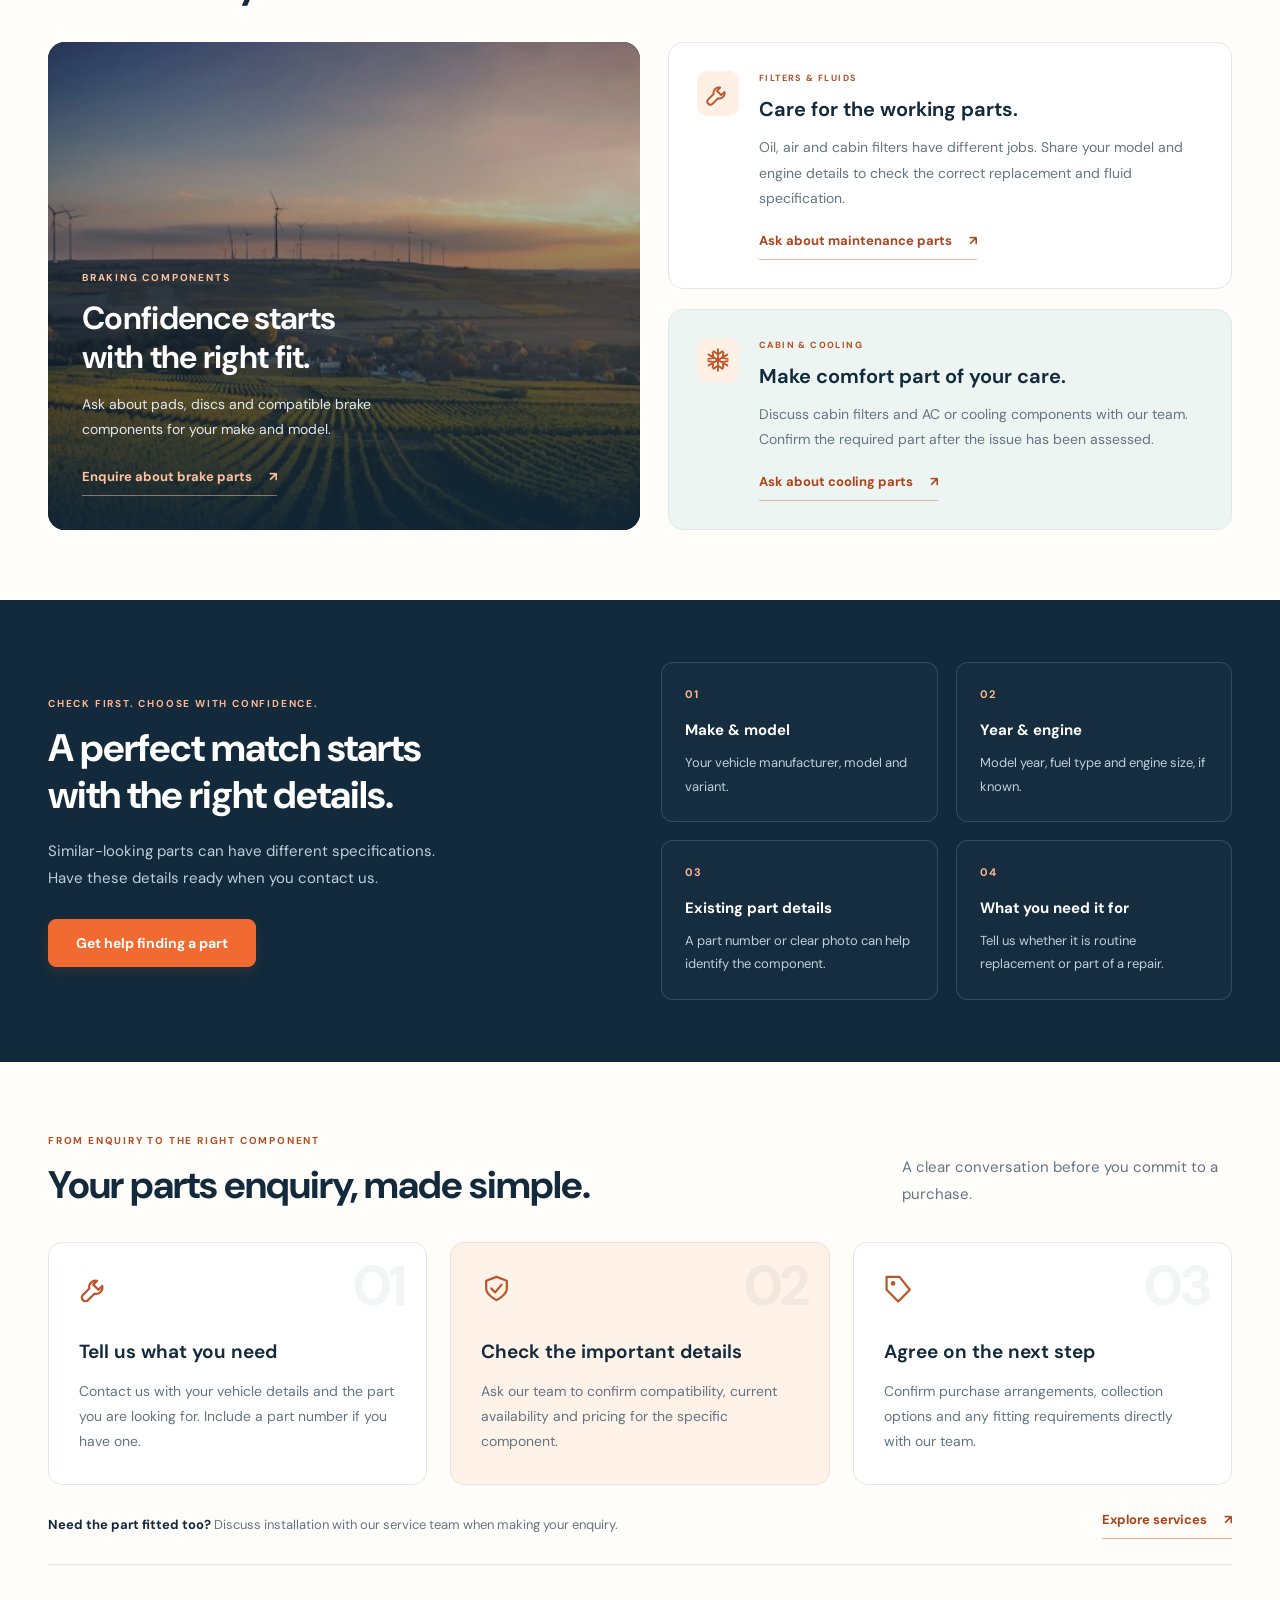
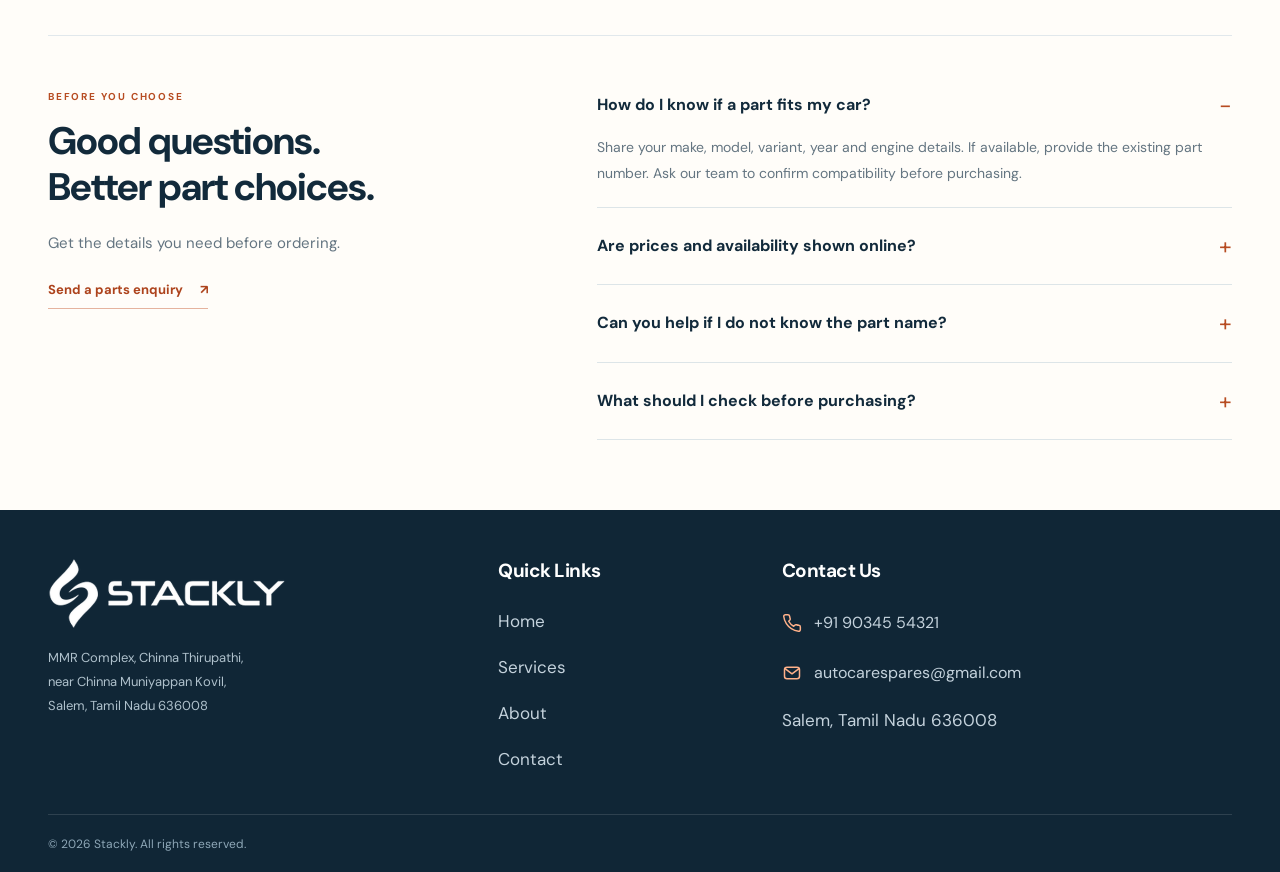
<file: shop.html>
<!DOCTYPE html>
<html lang="en">
<head>
  <meta charset="UTF-8"><meta name="viewport" content="width=device-width, initial-scale=1">
  <meta name="description" content="Enquire about genuine automobile parts and check compatibility with Stackly.">
  <title>Shop | Stackly</title>
  <meta name="theme-color" content="#122a3b"><link rel="stylesheet" href="style.css"><link rel="stylesheet" href="theme.css"><link rel="stylesheet" href="brands.css"><link rel="stylesheet" href="pages.css">
<link rel="stylesheet" href="branding.css"><link rel="stylesheet" href="shop-sections.css"></head>
<body>
  <svg class="svg-defs" xmlns="http://www.w3.org/2000/svg"><defs>
    <symbol id="wheel" viewBox="0 0 24 24"><circle cx="12" cy="12" r="9"/><circle cx="12" cy="12" r="3"/><path d="m12 3 0 6m0 6v6M3.5 9l6 2m5 2 6 2M6.5 19l4-5m3-4 4-5"/></symbol>
    <symbol id="tool" viewBox="0 0 24 24"><path d="M14 6a5 5 0 0 0-6 6L3 17a2.8 2.8 0 0 0 4 4l5-5a5 5 0 0 0 6-6l-3 3-4-4 3-3Z"/></symbol>
    <symbol id="shield" viewBox="0 0 24 24"><path d="m12 3 8 3v6c0 5-8 9-8 9S4 17 4 12V6l8-3Z"/><path d="m8 12 3 3 5-6"/></symbol>
    <symbol id="price" viewBox="0 0 24 24"><path d="M20 13 11 22 2 13V3h10l8 10Z"/><circle cx="7" cy="8" r="1"/></symbol>
    <symbol id="clock" viewBox="0 0 24 24"><circle cx="12" cy="12" r="9"/><path d="M12 6v6l4 2"/></symbol>
    <symbol id="snow" viewBox="0 0 24 24"><path d="M12 2v20M3.4 7l17.2 10M3.4 17 20.6 7M8 4l4 3 4-3M8 20l4-3 4 3M3 11l5-1-1-5M21 13l-5 1 1 5M3 13l5 1-1 5M21 11l-5-1 1-5"/></symbol>
  </defs></svg>
  <header><div class="nav container"><a href="index.html" class="brand"><img class="stackly-logo" src="assets/stackly-logo.png" alt="Stackly" width="951" height="395"></a><button class="menu-toggle icon-button" aria-label="Open menu" aria-expanded="false">&#9776;</button><nav aria-label="Main navigation"><a href="index.html">Home</a><a href="services.html">Services</a><a href="shop.html">Shop</a><a href="about.html">About</a><a href="contact.html">Contact</a></nav><div class="nav-actions"><button class="icon-button" id="search-button" aria-label="Search services"><svg viewBox="0 0 24 24"><circle cx="10" cy="10" r="7"/><path d="m15 15 6 6"/></svg></button><a class="icon-button" href="shop.html" aria-label="Shop parts"><svg viewBox="0 0 24 24"><path d="M2 3h3l3 12h11l3-9H6"/><circle cx="10" cy="20" r="1"/><circle cx="18" cy="20" r="1"/></svg></a><button class="button small" data-dialog="account">Login/Sign Up</button></div></div></header>
  <main><section class="page-heading"><div class="container"><div class="breadcrumb"><a href="index.html">Home</a><span>/</span><span>Shop Genuine Parts</span></div><h1>Shop Genuine Parts</h1><p>The right parts for your ride. Contact our team to check compatibility, availability, and pricing.</p></div></section><section class="page-content container"><h2>Explore Parts</h2><div class="parts-grid"><article class="part-card"><svg><use href="#tool"/></svg><h2>Maintenance Parts</h2><p>Ask about filters, engine oil, and the maintenance essentials for your vehicle.</p><button class="button outline" data-book="Genuine Parts Inquiry">Enquire About Parts</button></article><article class="part-card"><svg><use href="#wheel"/></svg><h2>Brake Parts</h2><p>Find the right brake pads, discs, and components for your vehicle.</p><button class="button outline" data-book="Genuine Parts Inquiry">Enquire About Parts</button></article><article class="part-card"><svg><use href="#snow"/></svg><h2>AC &amp; Cooling Parts</h2><p>Ask about air-conditioning and cooling components to keep your ride comfortable.</p><button class="button outline" data-book="Genuine Parts Inquiry">Enquire About Parts</button></article></div><div class="page-cta"><div><h2>Find your perfect fit</h2><p>Share your vehicle make, model, and year with our team before ordering.</p></div><a class="button" href="contact.html">Contact Us</a></div></section>    <section class="trusted container" id="shop"><h2>Trusted By Thousands of Happy Customers</h2><div class="brands" aria-label="Vehicle brands"><span class="toyota">TOYOTA</span><span class="hyundai">HYUNDAI</span><span class="honda">HONDA</span><span class="ford">Ford</span><span class="bmw">BMW</span><span class="audi"><svg class="audi-rings" viewBox="0 0 110 40" aria-hidden="true"><circle cx="22" cy="20" r="16"/><circle cx="44" cy="20" r="16"/><circle cx="66" cy="20" r="16"/><circle cx="88" cy="20" r="16"/></svg>Audi</span></div></section>
    <section class="shop-section container" aria-labelledby="essentials-title">
      <div class="shop-heading"><div><span class="shop-kicker">THE DETAILS THAT KEEP YOU MOVING</span><h2 id="essentials-title">Everyday essentials.<br>Chosen for your car.</h2></div><p>Explore common replacement needs and ask our team about the right specification for your vehicle.</p></div>
      <div class="shop-editorial-grid"><article class="shop-feature"><img src="assets/brake.jpg" alt="Close-up of a vehicle wheel and brake components" loading="lazy"><div><span class="shop-kicker">BRAKING COMPONENTS</span><h3>Confidence starts<br>with the right fit.</h3><p>Ask about pads, discs and compatible brake components for your make and model.</p><button class="shop-light-link" data-book="Genuine Parts Inquiry">Enquire about brake parts <span aria-hidden="true">&#8599;</span></button></div></article><div class="shop-essential-notes"><article><span class="shop-icon"><svg aria-hidden="true"><use href="#tool"/></svg></span><div><span class="shop-kicker">FILTERS &amp; FLUIDS</span><h3>Care for the working parts.</h3><p>Oil, air and cabin filters have different jobs. Share your model and engine details to check the correct replacement and fluid specification.</p><button class="shop-link" data-book="Genuine Parts Inquiry">Ask about maintenance parts <span aria-hidden="true">&#8599;</span></button></div></article><article><span class="shop-icon"><svg aria-hidden="true"><use href="#snow"/></svg></span><div><span class="shop-kicker">CABIN &amp; COOLING</span><h3>Make comfort part of your care.</h3><p>Discuss cabin filters and AC or cooling components with our team. Confirm the required part after the issue has been assessed.</p><button class="shop-link" data-book="Genuine Parts Inquiry">Ask about cooling parts <span aria-hidden="true">&#8599;</span></button></div></article></div></div>
    </section>

    <section class="shop-fit-band" aria-labelledby="fit-title"><div class="container shop-fit-layout"><div><span class="shop-kicker">CHECK FIRST. CHOOSE WITH CONFIDENCE.</span><h2 id="fit-title">A perfect match starts<br>with the right details.</h2><p>Similar-looking parts can have different specifications. Have these details ready when you contact us.</p><a class="button" href="contact.html">Get help finding a part</a></div><dl class="shop-fit-details"><div><dt><span>01</span> Make &amp; model</dt><dd>Your vehicle manufacturer, model and variant.</dd></div><div><dt><span>02</span> Year &amp; engine</dt><dd>Model year, fuel type and engine size, if known.</dd></div><div><dt><span>03</span> Existing part details</dt><dd>A part number or clear photo can help identify the component.</dd></div><div><dt><span>04</span> What you need it for</dt><dd>Tell us whether it is routine replacement or part of a repair.</dd></div></dl></div></section>

    <section class="shop-section container" aria-labelledby="enquiry-title"><div class="shop-heading"><div><span class="shop-kicker">FROM ENQUIRY TO THE RIGHT COMPONENT</span><h2 id="enquiry-title">Your parts enquiry, made simple.</h2></div><p>A clear conversation before you commit to a purchase.</p></div><ol class="shop-order-steps"><li><span class="shop-step-count">01</span><svg aria-hidden="true"><use href="#tool"/></svg><h3>Tell us what you need</h3><p>Contact us with your vehicle details and the part you are looking for. Include a part number if you have one.</p></li><li><span class="shop-step-count">02</span><svg aria-hidden="true"><use href="#shield"/></svg><h3>Check the important details</h3><p>Ask our team to confirm compatibility, current availability and pricing for the specific component.</p></li><li><span class="shop-step-count">03</span><svg aria-hidden="true"><use href="#price"/></svg><h3>Agree on the next step</h3><p>Confirm purchase arrangements, collection options and any fitting requirements directly with our team.</p></li></ol><div class="shop-order-note"><span><strong>Need the part fitted too?</strong> Discuss installation with our service team when making your enquiry.</span><a class="shop-link" href="services.html">Explore services <span aria-hidden="true">&#8599;</span></a></div></section>

    <section class="shop-section shop-faq container" aria-labelledby="parts-faq-title"><div><span class="shop-kicker">BEFORE YOU CHOOSE</span><h2 id="parts-faq-title">Good questions.<br>Better part choices.</h2><p>Get the details you need before ordering.</p><button class="shop-link" data-book="Genuine Parts Inquiry">Send a parts enquiry <span aria-hidden="true">&#8599;</span></button></div><div class="shop-faq-list"><details open><summary>How do I know if a part fits my car?</summary><p>Share your make, model, variant, year and engine details. If available, provide the existing part number. Ask our team to confirm compatibility before purchasing.</p></details><details><summary>Are prices and availability shown online?</summary><p>This page introduces the parts categories you can enquire about. Contact our team for current pricing and stock availability for your specific vehicle.</p></details><details><summary>Can you help if I do not know the part name?</summary><p>Yes. Describe what you need or share a photo when you contact our team. If the vehicle has a fault, an inspection may be needed to identify the correct component.</p></details><details><summary>What should I check before purchasing?</summary><p>Confirm the part specification, brand, price and availability. Ask about any applicable warranty, return conditions and fitting arrangements before placing an order.</p></details></div></section>
  </main>
  <footer id="contact"><div class="container footer-grid"><div class="footer-brand"><a class="brand" href="index.html"><img class="stackly-logo" src="assets/stackly-logo.png" alt="Stackly" width="951" height="395"></a><address class="stackly-address">MMR Complex, Chinna Thirupathi,<br>near Chinna Muniyappan Kovil,<br>Salem, Tamil Nadu 636008</address></div><div><h2>Quick Links</h2><a href="index.html">Home</a><a href="services.html">Services</a><a href="about.html">About</a><a href="contact.html">Contact</a></div><div class="contact"><h2>Contact Us</h2><a class="footer-contact-link" href="404.html"><svg viewBox="0 0 24 24" aria-hidden="true"><path d="M22 16.9v3a2 2 0 0 1-2.2 2 19.8 19.8 0 0 1-8.6-3.1 19.5 19.5 0 0 1-6-6A19.8 19.8 0 0 1 2.1 4.2 2 2 0 0 1 4.1 2h3a2 2 0 0 1 2 1.7c.1 1 .4 1.9.7 2.8a2 2 0 0 1-.5 2.1L8 9.9a16 16 0 0 0 6 6l1.3-1.3a2 2 0 0 1 2.1-.5c.9.3 1.8.6 2.8.7a2 2 0 0 1 1.8 2.1Z"/></svg><span>+91 90345 54321</span></a><a class="footer-contact-link" href="404.html"><svg viewBox="0 0 24 24" aria-hidden="true"><rect x="3" y="5" width="18" height="14" rx="3"/><path d="m4 7 8 6 8-6"/></svg><span>autocarespares@gmail.com</span></a><p>Salem, Tamil Nadu 636008</p></div></div><div class="container footer-bottom">&#169; <span id="year"></span> Stackly. All rights reserved.</div></footer>
  <dialog id="booking-dialog"><button class="close icon-button" aria-label="Close dialog">&#215;</button><span class="eyebrow">LET&#8217;S TAKE CARE OF YOUR CAR</span><h2>Book Service</h2><p>Send your details to our team to request an appointment.</p><form id="booking-form"><label>Your name<input name="name" autocomplete="name" required></label><label>Phone number<input name="phone" type="tel" autocomplete="tel" pattern="[+0-9 ()-]{7,20}" required></label><label>Service<select name="service"><option>General Service</option><option>Engine Repair</option><option>Brake Service</option><option>AC Service</option><option>Genuine Parts Inquiry</option></select></label><label>Preferred date<input name="date" type="date" required></label><button class="button" type="submit">Continue to email</button><small>Your email app will open. An appointment is confirmed only after our team replies.</small></form></dialog>
  <dialog id="search-dialog"><button class="close icon-button" aria-label="Close search">&#215;</button><h2>Find a service</h2><form id="search-form"><label>Search services<input name="query" type="search" placeholder="Try engine repair" required></label><button class="button" type="submit">Search</button></form></dialog>
  <script src="script.js"></script>
</body>
</html>
</file>
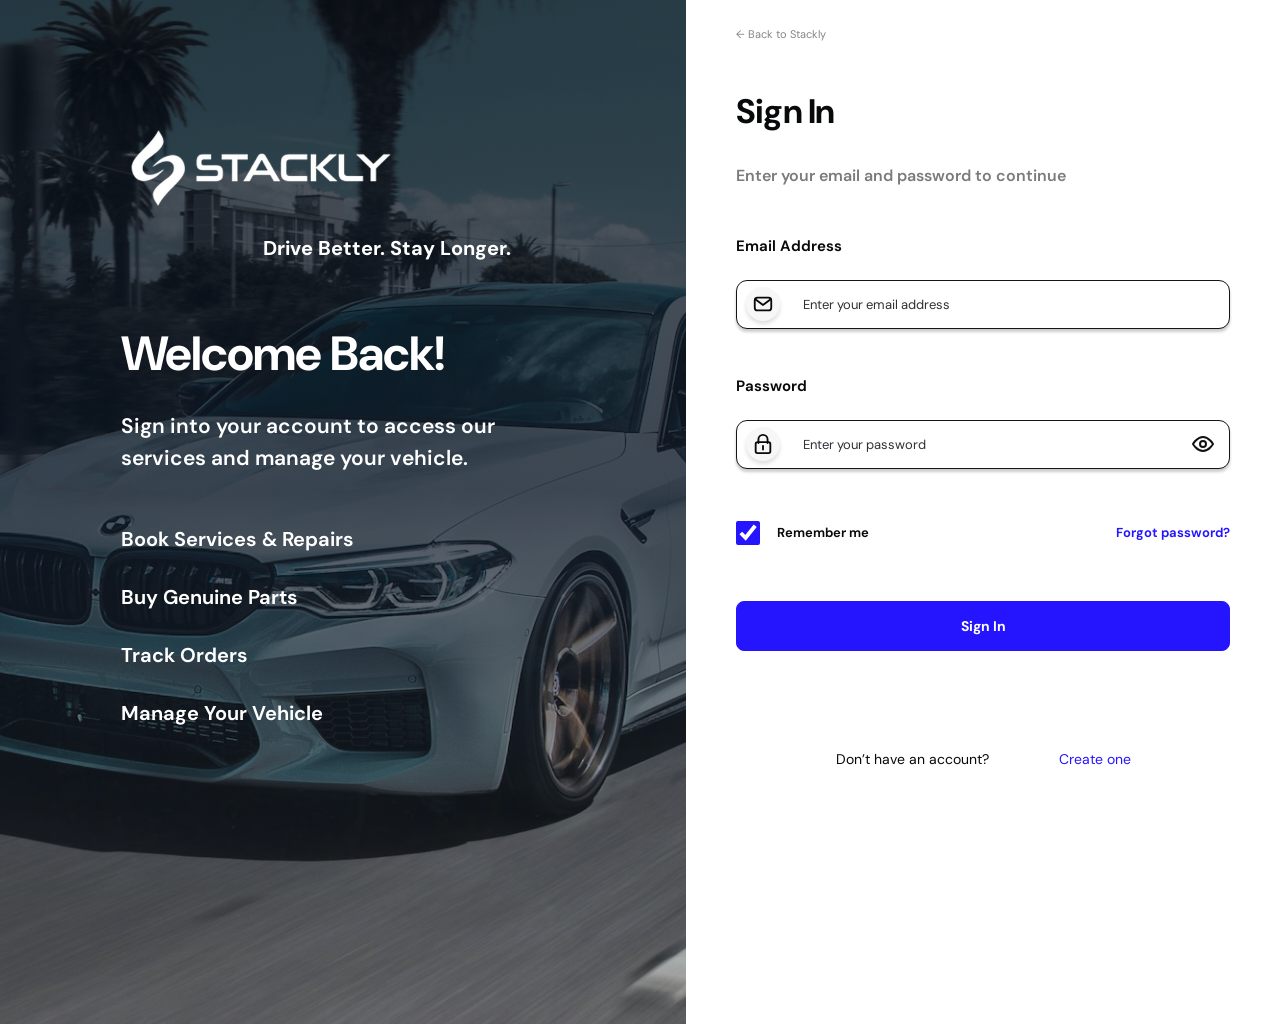
<file: signin.html>
<!DOCTYPE html>
<html lang="en">
<head>
  <meta charset="UTF-8">
  <meta name="viewport" content="width=device-width, initial-scale=1">
  <meta name="theme-color" content="#2515ff">
  <title>Sign In | Stackly</title>
  <link rel="stylesheet" href="auth.css">
  <link rel="stylesheet" href="auth-layout.css">
<link rel="stylesheet" href="branding.css"></head>
<body>
  <svg class="definitions" xmlns="http://www.w3.org/2000/svg"><defs>
    <symbol id="mail" viewBox="0 0 24 24"><rect x="3" y="5" width="18" height="14" rx="3"/><path d="m4 7 8 6 8-6"/></symbol>
    <symbol id="lock" viewBox="0 0 24 24"><path d="M7 11V7a5 5 0 0 1 10 0v4"/><rect x="4" y="10" width="16" height="12" rx="2"/><path d="M12 14v4"/></symbol>
    <symbol id="eye" viewBox="0 0 24 24"><path d="M2 12s4-7 10-7 10 7 10 7-4 7-10 7S2 12 2 12Z"/><circle cx="12" cy="12" r="3"/></symbol>
  </defs></svg>
  <div class="auth-layout">
  <aside class="welcome-panel" aria-label="Welcome to Stackly">
    <div class="welcome-content">
      <a class="welcome-brand" href="index.html" aria-label="Stackly home"><img class="stackly-logo" src="assets/stackly-logo.png" alt="Stackly" width="951" height="395"><span>Drive Better. Stay Longer.</span></a>
      <h2>Welcome Back!</h2>
      <p>Sign into your account to access our<br class="welcome-break"> services and manage your vehicle.</p>
      <ul><li>Book Services &amp; Repairs</li><li>Buy Genuine Parts</li><li>Track Orders</li><li>Manage Your Vehicle</li></ul>
    </div>
  </aside>
  <main class="auth-page">
    <a class="back-link" href="index.html">&#8592; Back to Stackly</a>
    <h1 id="heading">Sign In</h1>
    <p class="intro" id="intro">Enter your email and password to continue</p>
    <form id="auth-form">
      <div class="field"><label for="email">Email Address</label><div class="input-shell"><span class="field-icon"><svg><use href="#mail"/></svg></span><input id="email" name="email" type="email" placeholder="Enter your email address" autocomplete="email" required></div></div>
      <div class="field" id="password-field"><label for="password">Password</label><div class="input-shell"><span class="field-icon"><svg><use href="#lock"/></svg></span><input id="password" name="password" type="password" placeholder="Enter your password" autocomplete="current-password" required><button class="visibility" id="toggle-password" type="button" aria-label="Show password" aria-pressed="false"><svg><use href="#eye"/></svg></button></div></div>
      <div class="options" id="options"><label class="remember"><input id="remember" type="checkbox" checked> <span>Remember me</span></label><a href="signin.html?mode=reset" id="forgot">Forgot password?</a></div>
      <button class="primary" id="submit-button" type="submit">Sign In</button>
      <p class="status" id="status" role="status" hidden></p>
    </form>
    <p class="create-account"><span id="account-prompt">Don&#8217;t have an account?</span><a id="account-link" href="register.html">Create one</a></p>
  </main>
  </div>
  <script src="auth.js"></script>
</body>
</html>
</file>
<file: style.css>
@import url('https://fonts.googleapis.com/css2?family=DM+Sans:wght@400;500;600;650;700&display=swap');
:root{--ink:#191b1d;--muted:#686b6d;--line:#dedfdf;--soft:#f0f1f1;--dark:#414446}*{box-sizing:border-box}html{scroll-behavior:smooth;scroll-padding-top:30px}body{margin:0;color:var(--ink);font-family:'DM Sans',Arial,sans-serif;font-size:16px;-webkit-font-smoothing:antialiased}button,input,select{font:inherit}button,a{-webkit-tap-highlight-color:transparent}a{color:inherit;text-decoration:none}button{cursor:pointer}svg{width:26px;height:26px;fill:none;stroke:currentColor;stroke-width:1.7;stroke-linecap:round;stroke-linejoin:round}.svg-defs{position:absolute;width:0;height:0}.container{max-width:1328px;width:calc(100% - 96px);margin-inline:auto}header{background:#fff;border-bottom:1px solid #ddd;box-shadow:0 2px 5px #00000008}.nav{height:132px;display:flex;align-items:center;justify-content:space-between;gap:30px}.brand{display:flex;align-items:center;gap:25px;font-size:30px;font-weight:700;white-space:nowrap;color:#777b7d}.brand-icon{display:grid;place-items:center;width:60px;height:60px;border:1px solid #ccc;background:#e8e9e9;border-radius:11px;color:#444}.brand-icon svg{width:35px;height:35px}nav{display:flex;gap:38px}nav a{font-size:20px;font-weight:650;color:#56595b}nav a:hover,footer a:hover{color:#000}.nav-actions{display:flex;align-items:center;gap:17px}.icon-button{border:0;background:none;color:#696d6e;display:inline-flex;align-items:center;justify-content:center;padding:4px}.button{border:1px solid var(--dark);background:var(--dark);color:#fff;border-radius:8px;min-height:48px;padding:14px 27px;display:inline-flex;align-items:center;justify-content:center;font-size:14px;font-weight:600;transition:background .2s,transform .2s}.button:hover{background:#222527;transform:translateY(-2px)}.button.outline{background:transparent;color:var(--ink)}.button.outline:hover{background:#fff}.button.small{border-radius:30px;min-height:39px;padding:10px 23px;font-size:12px}.menu-toggle{display:none}.hero{background:#eceeee}.hero-grid{min-height:450px;display:grid;grid-template-columns:1fr 1fr;gap:80px;align-items:center;padding-block:52px}.hero h1{font-size:36px;line-height:1.35;letter-spacing:-1px;margin:0 0 39px;font-weight:700}.hero p{font-size:19px;color:var(--muted);line-height:1.6;margin:0 0 35px}.buttons{display:flex;gap:18px}.hero-image{width:100%;height:340px;object-fit:cover;border-radius:14px;box-shadow:0 3px 4px #0002}.benefits{display:grid;grid-template-columns:repeat(4,1fr);gap:32px;padding-block:66px}.benefits>div{display:flex;align-items:center;gap:23px}.icon-tile{background:#eeefef;width:50px;height:50px;border-radius:6px;display:grid;place-items:center;flex-shrink:0;color:#555b5d}h3{font-size:18px;margin:0 0 15px;font-weight:650}.benefits p{color:var(--muted);margin:0;font-size:17px}h2{font-size:24px;letter-spacing:-.5px;margin:0 0 40px}.services{padding:16px 0 85px}.service-grid{display:grid;grid-template-columns:repeat(4,1fr);gap:42px}.service-card{padding:0;border:1px solid #d7d9d9;background:white;border-radius:9px;text-align:left;overflow:hidden;box-shadow:0 3px 4px #0000000c;transition:transform .2s,box-shadow .2s;color:var(--ink)}.service-card:hover{transform:translateY(-6px);box-shadow:0 10px 24px #00000012}.service-card>img{height:132px;width:100%;object-fit:cover;display:block;filter:saturate(.55)}.service-card>div{padding:23px 20px;position:relative}.service-card svg{margin-bottom:14px;color:#5c6264}.service-card h3{font-size:17px;margin-bottom:20px}.service-card p{font-size:14px;color:#777;margin:0;line-height:1.5}.card-arrow{position:absolute;right:20px;top:24px;color:#8c9294}.quality{border-radius:10px;background:#e3e5e5;padding:48px 60px;display:grid;grid-template-columns:1fr 1fr;gap:12%;align-items:center}.quality>img{width:100%;height:300px;object-fit:cover;border-radius:12px;box-shadow:0 3px 4px #0002}.quality>div{padding-left:35px}.quality h2{font-size:33px;line-height:1.5;margin:0 0 35px}.quality p{font-size:14px;line-height:1.6;color:#555b5d;margin-bottom:32px}.quality .button{min-width:148px}.trusted{text-align:center;padding-top:53px;padding-bottom:76px}.trusted h2{font-size:23px}.brands{display:flex;align-items:center;justify-content:space-around;gap:35px;min-height:150px;margin-top:40px;color:#17191a}.brands>span{font-size:26px;font-weight:700;letter-spacing:-1px}.brands .hyundai{font-style:italic;font-size:23px}.brands .honda{font-family:Georgia,serif;font-weight:900}.brands .ford{font-family:Georgia,serif;font-style:italic;border:3px solid;border-radius:50%;padding:7px 24px;font-size:30px}.brands .bmw{display:grid;place-items:center;border:4px double;border-radius:50%;width:85px;height:85px;font-size:24px;letter-spacing:2px}.brands .audi{display:flex;flex-direction:column;font-size:24px}.audi>span{font-size:47px;line-height:.8;letter-spacing:-16px;padding-right:17px;font-weight:400;margin-bottom:15px}footer{background:#505456;color:#f7f8f8;padding:37px 0 20px}.footer-grid{display:grid;grid-template-columns:1.5fr .8fr 1.5fr auto;gap:50px;align-items:start}.footer-brand{align-self:center}.footer-brand .brand{color:white;font-size:29px;gap:24px}.footer-brand svg{width:58px;height:58px}.footer-brand p{font-size:18px;margin-left:82px}.footer-grid h2{font-size:22px;margin:0 0 27px;color:#fff}.footer-grid>div>a:not(.brand){display:block;margin-bottom:24px;font-size:20px}.contact p{font-size:20px}.footer-social{display:flex;flex-direction:column;gap:15px}.footer-social a{display:grid!important;place-items:center;border:1px solid #c8cdcf;width:34px;height:34px;border-radius:50%;margin:0!important}.footer-bottom{border-top:1px solid #a4a7a8;margin-top:20px;padding-top:21px;font-size:12px;color:#c7cbcd}dialog{border:1px solid #ddd;border-radius:16px;padding:38px;max-width:470px;width:calc(100% - 32px);box-shadow:0 24px 90px #0003}dialog::backdrop{background:#17202380;backdrop-filter:blur(5px)}dialog h2{margin:15px 0}dialog p{color:var(--muted);line-height:1.6}dialog .close{position:absolute;right:15px;top:10px;font-size:30px}.eyebrow{font-size:10px;letter-spacing:1.8px;color:#6c7274}form{display:grid;gap:17px;margin-top:24px}label{display:grid;gap:7px;font-size:13px;font-weight:600}input,select{padding:12px;border:1px solid #ccc;border-radius:6px;background:white;width:100%;color:var(--ink)}small{font-size:11px;color:var(--muted);line-height:1.5}:focus-visible{outline:3px solid #7d9baf;outline-offset:4px}[hidden]{display:none!important}.no-results{color:var(--muted)}
@media(min-width:1500px){.hero-grid{min-height:490px}}@media(max-width:1150px){.container{width:calc(100% - 56px)}.brand{font-size:24px;gap:14px}.nav{gap:20px;height:105px}nav{gap:22px}nav a{font-size:17px}.nav-actions{gap:10px}.hero-grid{gap:40px}.benefits{gap:20px}.benefits>div{gap:13px}.benefits h3{font-size:16px}.benefits p{font-size:14px}.service-grid{gap:24px}.quality{padding:40px;gap:50px}.quality>div{padding:0}.footer-grid{gap:30px}.footer-grid>div>a:not(.brand),.contact p{font-size:16px}.footer-brand .brand{font-size:24px}.footer-brand p{font-size:14px;margin-left:0}}@media(max-width:850px){.nav{flex-wrap:wrap;height:auto;min-height:90px;padding-block:18px}.brand-icon{width:43px;height:43px}.menu-toggle{display:flex;margin-left:auto;font-size:26px}nav{display:none;width:100%;order:4;padding:20px 0 8px;justify-content:space-between}nav.open{display:flex}.nav-actions .icon-button{display:none}.hero-grid{gap:30px}.hero h1{font-size:30px}.hero p{font-size:16px}.hero-image{height:300px}.benefits{grid-template-columns:1fr 1fr;padding-block:40px;row-gap:32px}.service-grid{grid-template-columns:1fr 1fr}.quality{gap:30px;padding:30px}.quality h2{font-size:26px}.quality>img{height:280px}.brands{flex-wrap:wrap;gap:36px}.brands>span{flex-basis:24%}.brands .bmw{flex-basis:auto}.footer-grid{grid-template-columns:1fr 1fr}.footer-social{flex-direction:row}.trusted{padding-bottom:50px}.services{padding-bottom:50px}}@media(max-width:560px){.container{width:calc(100% - 36px)}.nav{gap:12px}.brand{font-size:21px;gap:10px}.brand-icon{width:38px;height:38px}.brand-icon svg{width:26px;height:26px}.nav-actions .small{font-size:10px;padding:9px 12px;min-height:34px}.menu-toggle{font-size:23px;padding:0}nav a{font-size:15px}.hero-grid{grid-template-columns:1fr;padding-block:35px;gap:30px}.hero h1{font-size:34px;margin-bottom:21px}.hero p{margin-bottom:25px}.desktop-break{display:none}.hero-image{height:245px}.button{padding:12px 22px;min-height:45px}.benefits{gap:25px 15px}.benefits>div{align-items:flex-start;gap:10px}.icon-tile{width:35px;height:39px}.icon-tile svg{width:23px}.benefits h3{font-size:13px;margin-bottom:8px}.benefits p{font-size:12px;line-height:1.5}h2{font-size:22px;margin-bottom:25px}.service-grid{gap:16px}.service-card>img{height:105px}.service-card>div{padding:17px 12px}.service-card h3{font-size:14px;margin-bottom:12px}.service-card p{font-size:12px}.card-arrow{right:12px;top:19px}.quality{grid-template-columns:1fr;padding:22px;gap:26px}.quality>img{height:225px}.quality h2{font-size:28px;margin-bottom:20px}.quality p{margin-bottom:24px}.trusted h2{font-size:20px;line-height:1.5}.brands{gap:32px 20px;margin-top:30px}.brands>span{font-size:21px}.brands .hyundai{font-size:18px}.brands .ford{font-size:23px;padding:6px 18px}.footer-grid{gap:30px 15px}.footer-brand{grid-column:1/-1}.footer-brand .brand{font-size:26px;gap:14px}.footer-brand svg{width:43px;height:43px}.footer-brand p{margin-left:57px}.footer-grid h2{font-size:18px}.footer-grid>div>a:not(.brand),.contact p{font-size:13px;overflow-wrap:anywhere}.footer-social{grid-column:1/-1}dialog{padding:30px 24px}}@media(prefers-reduced-motion:reduce){html{scroll-behavior:auto}*{transition:none!important}}
</file>
<file: theme.css>
:root{--ink:#122a3b;--muted:#647581;--line:#e1e8ec;--soft:#f5f8fa;--dark:#f16a32;--orange:#f16a32;--navy:#122a3b}body{background:#fffdf9}header{background:#fff;box-shadow:0 4px 24px #122a3b06;border-bottom:1px solid #e9edf0}.nav{height:106px}.brand{color:var(--navy);font-weight:700;letter-spacing:-1px}.brand-icon{background:var(--navy);color:#fff;border:0;box-shadow:0 5px 12px #122a3b18}.brand-icon svg{color:#ff905c}nav a{position:relative;color:#465967;font-size:17px}nav a:after{content:'';height:2px;background:var(--orange);position:absolute;bottom:-9px;left:0;width:0;transition:width .2s}nav a:hover:after{width:100%}nav a:hover{color:var(--orange)}.nav-actions .icon-button{color:var(--navy)}.button{background:var(--orange);border-color:var(--orange);box-shadow:0 5px 12px #f16a3220;font-weight:700}.button:hover{background:#ce4b17;border-color:#ce4b17}.button.outline{border-color:#415d6d;color:var(--navy);box-shadow:none}.button.outline:hover{background:#fff4e9;border-color:var(--orange)}.button.small{background:var(--navy);border-color:var(--navy);box-shadow:none}.button.small:hover{background:#28485d}.hero{background:linear-gradient(115deg,#fff3e7 0%,#f6f4ef 48%,#e7eff1 100%);position:relative;overflow:hidden}.hero-grid{min-height:505px;gap:65px;position:relative}.hero-copy:before{content:'EXPERT CARE. EVERY MILE.';display:block;color:#be4b20;font-size:11px;font-weight:700;letter-spacing:2.2px;margin-bottom:22px}.hero h1{font-size:clamp(35px,3.5vw,52px);line-height:1.17;letter-spacing:-1.8px;margin-bottom:26px}.hero p{font-size:18px;color:#5b6f7b}.hero-image{height:350px;border:7px solid #ffffffa6;border-radius:20px;box-shadow:0 18px 36px #122a3b1a;transform:rotate(-1deg)}.benefits{padding-block:48px;border-bottom:1px solid #e6e9e9}.icon-tile{background:#fff0e5;color:#d9652e;border:1px solid #fbe0cd;border-radius:12px;width:52px;height:55px}.benefits>div:nth-child(2) .icon-tile{background:#e9f4f1;color:#248575;border-color:#d5ebe4}.benefits>div:nth-child(3) .icon-tile{background:#eff1fb;color:#6676b2;border-color:#e0e5f8}.benefits>div:nth-child(4) .icon-tile{background:#fff5da;color:#ab852a;border-color:#f5e8ba}.benefits h3{font-size:16px;margin-bottom:9px}.benefits p{font-size:15px}.services{padding-top:58px;padding-bottom:70px}.services h2:before{content:'WHAT WE DO';display:block;font-size:10px;letter-spacing:2px;color:#c6592d;font-weight:700;margin-bottom:13px}.services h2{font-size:29px}.service-grid{gap:25px}.service-card{border-color:#e3e9eb;border-radius:13px;box-shadow:0 4px 16px #122a3b05}.service-card>img{height:155px;filter:saturate(.85);transition:filter .3s}.service-card:hover>img{filter:saturate(1.15)}.service-card:hover{border-color:#f3b394;box-shadow:0 14px 25px #122a3b0d}.service-card>div{padding:24px 20px 28px}.service-card svg{color:#e16b35}.card-arrow{background:#f1f5f7;border-radius:50%;width:28px;height:28px;display:grid;place-items:center;color:#507184;top:22px}.service-card:hover .card-arrow{background:var(--orange);color:#fff}.service-card p{color:#6c7d88}.quality{background:linear-gradient(120deg,#122a3b,#23495b);color:white;border-radius:17px;padding:46px 55px;gap:10%;box-shadow:0 13px 35px #122a3b10}.quality>img{height:300px;border:5px solid #ffffff15;box-shadow:none;border-radius:11px}.quality h2{font-size:34px;letter-spacing:-.8px}.quality h2:before{content:'CARE YOU CAN COUNT ON';display:block;color:#ffb68e;font-size:10px;letter-spacing:2px;margin-bottom:20px}.quality p{color:#c1d0d8}.quality .button{box-shadow:none}.trusted{padding-top:60px;padding-bottom:60px}.trusted h2{font-size:24px}.brands{color:#324a5c;margin-top:20px}.brands>span{opacity:.8}footer{background:#102636;color:#c4d2dc;padding-top:48px}.footer-grid h2{color:#fff;font-size:19px}.footer-brand .brand{color:#fff}.footer-brand svg{color:#fb9667}.footer-brand p{color:#afc1cc}.footer-grid>div>a:not(.brand),.contact p{font-size:17px}footer a:hover{color:#ffac80}.footer-bottom{border-color:#ffffff20;color:#8ea7b7}.footer-social a{border-color:#ffffff30;color:#ffb18a}.eyebrow{color:#c4582c}dialog{background:#fffdf9;color:var(--navy)}input:focus,select:focus{border-color:#f16a32}dialog .button{width:100%}:focus-visible{outline:3px solid #ed976d;outline-offset:4px}
@media(min-width:1400px){.hero-grid{min-height:535px}.hero-image{height:370px}}@media(max-width:1150px){.nav{gap:17px}nav{gap:23px}.brand{font-size:24px}.hero-grid{gap:40px}.hero p{font-size:16px}.benefits>div{gap:12px}.benefits h3{font-size:14px}.benefits p{font-size:13px}.quality{padding:35px;gap:45px}.quality h2{font-size:29px}}@media(max-width:850px){.nav{height:auto;min-height:88px}nav{justify-content:space-around;gap:15px}.hero-grid{min-height:450px;gap:28px}.hero-image{height:300px}.hero h1{font-size:37px}.hero-copy:before{font-size:9px;letter-spacing:1.5px}.buttons{gap:10px}.buttons .button{padding:13px 20px}.benefits{row-gap:28px}.benefits h3{font-size:16px}.benefits p{font-size:14px}.service-card>img{height:170px}.quality{gap:28px;padding:29px}.quality h2{font-size:26px}.quality>img{height:285px}.quality h2:before{font-size:9px;letter-spacing:1.3px}.footer-grid>div>a:not(.brand),.contact p{font-size:15px}}@media(max-width:560px){.nav{min-height:82px}.brand{font-size:21px}.hero-grid{padding-top:35px;padding-bottom:32px;gap:32px}.hero-copy:before{font-size:10px;margin-bottom:18px}.hero h1{font-size:42px;margin-bottom:22px}.hero p{font-size:16px;line-height:1.7;max-width:340px}.hero-image{height:240px;transform:none;border-width:5px;border-radius:15px}.benefits{padding-block:32px;gap:26px 14px}.icon-tile{width:37px;height:41px;border-radius:9px}.benefits>div{gap:10px}.benefits h3{font-size:13px;line-height:1.4;margin-bottom:6px}.benefits p{font-size:11px}.services{padding-top:35px;padding-bottom:38px}.services h2{font-size:25px}.service-grid{gap:14px}.service-card>img{height:115px}.service-card>div{padding:18px 13px 21px}.service-card h3{font-size:14px}.service-card p{font-size:11px}.card-arrow{width:24px;height:24px;right:12px;top:17px}.quality{padding:22px;gap:25px;border-radius:13px}.quality>img{height:210px}.quality h2{font-size:29px}.quality h2:before{margin-bottom:16px}.quality p{font-size:13px}.trusted{padding-block:38px}.trusted h2{font-size:20px}.brands{gap:30px 20px}.brands>span{font-size:20px}.footer-grid{gap:28px 16px}.footer-grid>div>a:not(.brand),.contact p{font-size:12px}.footer-grid h2{font-size:17px}.nav-actions .small{font-size:10px}.nav-actions{gap:0}.footer-bottom{font-size:11px}}@media(max-width:360px){.brand{font-size:18px;gap:6px}.brand-icon{width:32px;height:34px}.nav{gap:8px}.nav-actions .small{padding:8px 10px}.hero h1{font-size:37px}.benefits{grid-template-columns:1fr}.benefits h3{font-size:15px}.benefits p{font-size:13px}.service-grid{grid-template-columns:1fr}.service-card>img{height:180px}.footer-grid{grid-template-columns:1fr}.footer-brand,.footer-social{grid-column:auto}}
</file>
<file: brands.css>
.brands .audi{align-items:center;gap:8px}
.brands .audi-rings{width:110px;height:40px;stroke-width:2.5;flex-shrink:0}
</file>
<file: pages.css>
nav a[aria-current=page]{color:#d95723}nav a[aria-current=page]:after{width:100%}.page-heading{background:linear-gradient(115deg,#fff1e3,#edf3f5);padding:55px 0 60px}.breadcrumb{display:flex;gap:12px;font-size:13px;color:#6c7e8a;margin-bottom:25px}.breadcrumb a{color:#b84d22}.page-heading h1{font-size:clamp(32px,4vw,48px);letter-spacing:-1.5px;margin:0 0 18px}.page-heading p{color:#637784;max-width:650px;font-size:18px;line-height:1.7;margin:0}.page-content{padding-block:60px}.page-content h2{margin-bottom:24px}.page-content p{color:#637784;line-height:1.8}.page-cta{border:1px solid #e4e9eb;border-radius:13px;padding:30px;margin-top:40px;display:flex;align-items:center;justify-content:space-between;gap:25px;background:white}.page-cta h2{margin:0 0 8px;font-size:22px}.page-cta p{margin:0}.page-cta .button{flex-shrink:0}.parts-grid{display:grid;grid-template-columns:repeat(3,1fr);gap:24px}.part-card{background:white;border:1px solid #e1e8ec;border-radius:13px;padding:30px}.part-card svg{width:38px;height:38px;color:#df6c39;margin-bottom:22px}.part-card h2{font-size:22px;margin-bottom:13px}.part-card p{font-size:15px;min-height:80px}.part-card .button{margin-top:12px}.about-intro{display:grid;grid-template-columns:1fr 1fr;gap:55px;align-items:center}.about-intro img{width:100%;height:340px;object-fit:cover;border-radius:14px}.about-intro h2{font-size:32px;line-height:1.4}.contact-layout{display:grid;grid-template-columns:1fr 1.2fr;gap:60px}.contact-details{display:grid;gap:22px}.contact-card{background:#fff;border:1px solid #e1e8ec;border-radius:12px;padding:25px}.contact-card h2{font-size:18px;margin-bottom:14px}.contact-card a{color:#bf5428;overflow-wrap:anywhere}.contact-card p{margin:0}.contact-action{padding:35px;border-radius:15px;background:#122a3b;color:#fff;align-self:start}.contact-action p{color:#c4d1d9}.contact-action .buttons{margin-top:27px;flex-wrap:wrap}.contact-action .outline{color:#fff;border-color:#95a9b5}.contact-action .outline:hover{color:#122a3b}.page-content+.quality{margin-bottom:60px}@media(max-width:850px){.parts-grid{grid-template-columns:1fr 1fr}.contact-layout{gap:28px}.about-intro{gap:30px}.about-intro h2{font-size:27px}.page-heading{padding-block:40px}.page-content{padding-block:40px}}@media(max-width:560px){.parts-grid,.about-intro,.contact-layout{grid-template-columns:1fr}.page-heading p{font-size:16px}.page-cta{align-items:flex-start;flex-direction:column;padding:24px}.part-card p{min-height:0}.about-intro img{height:240px}.contact-action{padding:26px}.page-content+.quality{margin-bottom:38px}}
</file>
<file: home-sections.css>
﻿.home-section{padding-block:72px}.home-kicker{display:block;font-size:10px;font-weight:700;letter-spacing:2px;color:#b74c22;line-height:1.7;margin-bottom:13px}.home-section h2,.maintenance-copy h2{font-size:clamp(28px,3vw,39px);line-height:1.2;letter-spacing:-1.2px;margin:0 0 18px}.home-section-heading{display:flex;align-items:end;justify-content:space-between;gap:32px;margin-bottom:35px}.home-section-heading h2{margin-bottom:0}.home-section-heading>p{max-width:290px;color:var(--muted);line-height:1.7;margin:0}.journey-grid{list-style:none;padding:0;margin:0;display:grid;grid-template-columns:repeat(3,1fr);gap:24px;counter-reset:step}.journey-grid li{position:relative;border:1px solid #e1e8ec;border-radius:15px;padding:30px;background:#fff;overflow:hidden}.journey-grid li:nth-child(2){background:#fff2e8;border-color:#f5dccb}.journey-grid li:nth-child(3){background:#edf5f3;border-color:#d9e8e3}.journey-number{position:absolute;right:22px;top:14px;font-size:64px;line-height:1;font-weight:700;letter-spacing:-4px;color:#122a3b0d}.journey-grid svg{width:32px;height:32px;color:#bc5227;margin-bottom:30px}.journey-grid h3{margin:0 0 13px;font-size:19px}.journey-grid p,.maintenance-copy>p,.parts-notes p,.faq-intro>p,.faq-list p{font-size:15px;line-height:1.8;color:var(--muted);margin:0}.maintenance-band{background:#f0f4f4;padding-block:64px}.maintenance-grid{display:grid;grid-template-columns:1fr 1fr;align-items:center;gap:8%}.maintenance-photo{position:relative;align-self:stretch;min-height:460px;border-radius:18px;overflow:hidden}.maintenance-photo>img{width:100%;height:100%;position:absolute;object-fit:cover}.photo-caption{position:absolute;inset:auto 20px 20px;background:#fffef4ed;backdrop-filter:blur(8px);border-radius:10px;padding:18px;display:flex;align-items:center;gap:12px;font-size:13px;font-weight:700}.photo-caption svg{color:#b74c22;flex-shrink:0}.maintenance-list{list-style:none;padding:0;margin:25px 0 28px;display:grid;gap:20px}.maintenance-list li{display:flex;gap:15px}.maintenance-list li>span{width:29px;height:29px;border-radius:50%;background:#fff;color:#b74c22;display:grid;place-items:center;flex-shrink:0;font-size:10px;font-weight:700}.maintenance-list h3{font-size:15px;margin:2px 0 5px}.maintenance-list p{font-size:13px;color:var(--muted);line-height:1.7;margin:0}.maintenance-copy .button{gap:18px}.home-text-link{display:inline-flex;align-items:center;gap:16px;color:#ad431c;font-size:14px;font-weight:700;border:0;border-bottom:1px solid #e5b39e;padding:0 0 7px;background:transparent;line-height:1.5}.home-text-link:hover{color:var(--navy);border-color:var(--navy)}.parts-layout{display:grid;grid-template-columns:1.1fr 1fr;gap:30px}.parts-feature{position:relative;min-height:370px;border-radius:16px;overflow:hidden;display:flex;align-items:end;background:#122a3b;color:white}.parts-feature>img{position:absolute;width:100%;height:100%;object-fit:cover;transition:transform .3s}.parts-feature:after{content:'';position:absolute;inset:0;background:linear-gradient(180deg,#10263600,#102636f2)}.parts-feature>div{position:relative;z-index:1;padding:32px}.parts-feature .home-kicker{color:#ffc29e}.parts-feature h3{font-size:29px;line-height:1.25;letter-spacing:-.7px;margin:0 0 23px}.parts-feature-link{font-size:13px;display:flex;gap:24px;align-items:center}.parts-feature:hover>img{transform:scale(1.04)}.parts-notes{display:grid;gap:20px}.parts-notes article{display:flex;gap:20px;padding:27px;border:1px solid #e1e8ec;border-radius:15px;background:#fff}.parts-note-icon{flex-shrink:0;background:#fff0e5;border-radius:12px;width:45px;height:45px;display:grid;place-items:center;color:#bc5227}.parts-notes .home-kicker{font-size:9px;margin-bottom:7px;letter-spacing:1.5px}.parts-notes h3{font-size:19px;margin-bottom:10px}.parts-notes p{font-size:14px}.parts-notes .home-text-link{margin-top:17px;font-size:12px}.home-faq{border-top:1px solid #e1e8ec;display:grid;grid-template-columns:1fr 1.5fr;gap:8%;padding-top:60px}.faq-intro .home-text-link{margin-top:25px}.faq-list details{border-bottom:1px solid #dce4e8;padding:21px 0}.faq-list details:first-child{padding-top:0}.faq-list summary{font-size:16px;font-weight:700;cursor:pointer;list-style:none;display:flex;align-items:center;justify-content:space-between;gap:20px}.faq-list summary::-webkit-details-marker{display:none}.faq-list summary:after{content:'+';font-size:23px;font-weight:400;color:#bc5227;flex-shrink:0}.faq-list details[open] summary:after{content:'\2212'}.faq-list p{padding-top:14px;font-size:14px;max-width:590px}
@media(max-width:850px){.home-section{padding-block:50px}.home-section-heading{align-items:start;gap:22px}.journey-grid{gap:15px}.journey-grid li{padding:24px 20px}.journey-grid h3{font-size:17px}.journey-grid p{font-size:13px}.maintenance-grid{gap:30px}.maintenance-photo{min-height:420px}.maintenance-band{padding-block:45px}.parts-layout{gap:20px;grid-template-columns:1fr 1fr}.parts-notes article{padding:22px;gap:12px}.parts-note-icon{display:none}.home-faq{gap:35px}.photo-caption{inset:auto 12px 12px;font-size:12px;padding:14px}.parts-feature>div{padding:25px}}
@media(max-width:560px){.home-section{padding-block:38px}.home-section-heading{flex-direction:column;gap:18px;margin-bottom:25px}.home-section-heading>p{max-width:none;font-size:14px}.journey-grid,.maintenance-grid,.parts-layout,.home-faq{grid-template-columns:1fr}.journey-grid{gap:14px}.journey-grid li{padding:25px}.journey-grid svg{margin-bottom:18px}.journey-grid h3{font-size:18px}.journey-grid p{font-size:14px}.maintenance-photo{min-height:300px}.maintenance-band{padding-block:35px}.maintenance-grid{gap:30px}.maintenance-copy h2 br,.faq-intro h2 br{display:none}.home-section h2,.maintenance-copy h2{font-size:29px}.parts-feature{min-height:330px}.parts-notes article{padding:24px;gap:16px}.parts-note-icon{display:grid;width:36px;height:38px}.parts-notes h3{font-size:17px}.home-faq{gap:30px}.faq-list summary{font-size:15px}.home-kicker{font-size:9px;letter-spacing:1.6px}.maintenance-copy .button{padding-inline:18px;font-size:13px}}
/* Seasonal care and service selection */
.seasonal-care{border-top:1px solid #e1e8ec}.seasonal-grid{display:grid;grid-template-columns:1fr 1fr;gap:26px}.seasonal-card{position:relative;overflow:hidden;border-radius:18px;padding:32px;display:flex;flex-direction:column;align-items:start;border:1px solid #f0dfce}.seasonal-summer{background:linear-gradient(135deg,#fff3e3,#fffaf3)}.seasonal-rain{background:linear-gradient(135deg,#eaf4f3,#f5f9fa);border-color:#d5e6e4}.seasonal-label{font-size:10px;letter-spacing:1.8px;font-weight:700;color:#8d4928;margin-bottom:32px}.seasonal-rain .seasonal-label{color:#366a66}.seasonal-icon{position:absolute;right:28px;top:23px;display:grid;place-items:center;border:1px solid #dbaa7840;border-radius:50%;width:60px;height:60px;color:#b85d2f}.seasonal-icon svg{width:29px;height:29px}.seasonal-rain .seasonal-icon{color:#367971;border-color:#36797130}.seasonal-card h3{font-size:24px;line-height:1.3;letter-spacing:-.5px;margin:0 0 14px;padding-right:15px}.seasonal-card p{font-size:15px;line-height:1.8;color:var(--muted);margin:0 0 22px;max-width:460px}.seasonal-tags{display:flex;flex-wrap:wrap;gap:8px;margin-bottom:28px}.seasonal-tags span{font-size:11px;border:1px solid #122a3b14;border-radius:20px;padding:7px 12px;background:#ffffff80;color:#465e6c}.seasonal-card .home-text-link{margin-top:auto}.service-match-band{background:#122a3b;color:#fff;padding-block:64px}.service-match-grid{display:grid;grid-template-columns:1fr 1.4fr;gap:8%;align-items:center}.service-match-intro{position:relative;overflow:hidden;padding-block:10px}.service-match-intro .home-kicker{color:#ffb68e}.service-match-intro h2{font-size:clamp(29px,3vw,39px);line-height:1.2;letter-spacing:-1px;margin:0 0 22px;position:relative;z-index:1}.service-match-intro p{color:#bed0db;font-size:15px;line-height:1.8;margin:0 0 25px;max-width:350px;position:relative;z-index:1}.service-match-contact{display:inline-flex;align-items:center;gap:18px;color:#ffbe99;border-bottom:1px solid #ffbe9950;padding-bottom:8px;font-size:13px;position:relative;z-index:1}.service-match-contact:hover{color:#fff}.match-wheel{position:absolute;right:-35px;bottom:-75px;width:220px;height:220px;color:#ffffff06;pointer-events:none}.service-match-options{display:grid;gap:13px}.service-match-option{width:100%;display:flex;align-items:center;gap:18px;text-align:left;color:var(--ink);background:#fffdf9;border:1px solid #ffffff20;border-radius:13px;padding:23px;transition:transform .2s,border-color .2s}.service-match-option:hover{transform:translateX(4px);border-color:#f16a32;background:#fff4e9}.match-icon{display:grid;place-items:center;flex-shrink:0;width:43px;height:45px;border-radius:10px;background:#fff0e5;color:#bc5227}.match-option-copy{display:grid;gap:7px;min-width:0}.match-category{font-size:9px;letter-spacing:1.6px;color:#b34b23;font-weight:700}.match-option-copy strong{font-size:16px;line-height:1.4}.match-option-copy>span:last-child{font-size:12px;line-height:1.7;color:var(--muted)}.match-arrow{margin-left:auto;color:#b34b23;font-size:22px;flex-shrink:0}
@media(max-width:850px){.seasonal-card{padding:26px}.seasonal-card h3{font-size:21px}.seasonal-icon{width:48px;height:48px;right:20px;top:20px}.service-match-grid{gap:30px;grid-template-columns:1fr 1.4fr}.service-match-option{padding:20px;gap:13px}.match-icon{width:36px;height:39px}.service-match-band{padding-block:48px}}
@media(max-width:560px){.seasonal-grid,.service-match-grid{grid-template-columns:1fr;gap:20px}.seasonal-card{padding:26px}.seasonal-card h3{font-size:23px}.seasonal-card p{font-size:14px}.seasonal-label{margin-bottom:34px;font-size:9px}.service-match-band{padding-block:35px}.service-match-intro h2{font-size:29px}.service-match-intro h2 br{display:none}.service-match-intro p{max-width:none}.service-match-option{padding:20px 16px;gap:12px}.match-option-copy strong{font-size:15px}.match-category{font-size:8px;letter-spacing:1.2px}.match-icon{width:33px;height:36px}.match-icon svg{width:22px}.match-arrow{font-size:19px}}
</file>
<file: branding.css>
/* Shared Stackly branding; retain the supplied logo's proportions. */
.brand .stackly-logo,.stackly-logo{display:block;width:220px;height:auto;max-width:100%;object-fit:contain;flex-shrink:0}.nav>.brand{gap:0;flex-shrink:0}.footer-brand .brand{gap:0}.footer-brand .stackly-logo{width:240px;filter:brightness(0) invert(1)}.footer-brand p{margin-left:0}.welcome-brand .stackly-logo{width:280px;filter:brightness(0) invert(1)}.sidebar .logo{padding-inline:24px}.sidebar .logo .stackly-logo{width:190px;filter:brightness(0) invert(1)}
@media(max-width:1150px){.nav .stackly-logo{width:185px}}
@media(max-width:560px){.nav .stackly-logo{width:140px}.footer-brand .stackly-logo{width:210px}.welcome-brand{flex-wrap:wrap}.welcome-brand .stackly-logo{width:185px}.welcome-brand span{white-space:normal}}
@media(max-width:360px){.nav .stackly-logo{width:118px}}
.footer-brand .stackly-address{font-style:normal;font-size:14px;line-height:1.8;color:#afc1cc;margin-top:14px;max-width:310px;overflow-wrap:anywhere}.location-address{font-style:normal;font-size:15px;line-height:1.8;color:#637784}@media(max-width:560px){.footer-brand .stackly-address{font-size:13px;max-width:290px}}

/* Align the footer address to the artwork, excluding the PNG's empty margins. */
.footer-grid .footer-brand{align-self:start;width:260px;max-width:100%;min-width:0}
.footer-brand .brand{position:relative;display:block;width:240px;max-width:100%;aspect-ratio:900 / 270;overflow:hidden}
.footer-brand .brand .stackly-logo{position:absolute;width:105.667%;max-width:none;height:auto;left:-3.333%;top:-24.074%;margin:0}
.footer-brand .stackly-address{width:100%;max-width:none;margin:16px 0 0;padding:0;font-size:13px;line-height:1.85;text-align:left;letter-spacing:0}
@media(max-width:1150px){.footer-grid .footer-brand{width:230px}.footer-brand .brand{width:220px}.footer-brand .stackly-address{font-size:12px}}
@media(max-width:560px){.footer-grid .footer-brand{width:260px}.footer-brand .brand{width:210px}.footer-brand .stackly-address{font-size:13px;margin-top:14px}}

/* Consistent footer contact buttons, independent of text glyph metrics. */
.footer-grid .footer-social{display:flex;flex-direction:column;align-items:center;justify-content:flex-start;gap:14px;padding-top:0;align-self:start}
.footer-grid .footer-social a{display:flex!important;align-items:center;justify-content:center;width:42px;height:42px;min-width:42px;flex:0 0 42px;padding:0;margin:0!important;line-height:1;border:1px solid #ffffff35;border-radius:50%;color:#ffb18a;transition:background .2s,border-color .2s}
.footer-grid .footer-social a svg{display:block;width:20px;height:20px;fill:none;stroke:currentColor;stroke-width:1.8;stroke-linecap:round;stroke-linejoin:round;flex-shrink:0}
.footer-grid .footer-social a:hover{background:#ffffff10;border-color:#ffb18a}
@media(max-width:850px){.footer-grid .footer-social{flex-direction:row;justify-content:flex-start}}

/* Keep each contact icon attached to its own clickable contact detail. */
.footer-grid{grid-template-columns:1.2fr .7fr 1.35fr}
.footer-grid .contact .footer-contact-link{display:flex;align-items:center;gap:12px;line-height:1.6;max-width:100%;font-size:16px}
.footer-contact-link svg{width:20px;height:20px;flex:0 0 20px;color:#ffb18a;fill:none;stroke:currentColor;stroke-width:1.8;stroke-linecap:round;stroke-linejoin:round}
.footer-contact-link span{min-width:0;overflow-wrap:anywhere}
@media(max-width:850px){.footer-grid{grid-template-columns:1fr 1fr}.footer-grid .contact .footer-contact-link{font-size:14px;gap:9px}}
@media(max-width:560px){.footer-grid{grid-template-columns:.7fr 1.3fr}.footer-grid .contact .footer-contact-link{font-size:12px;gap:7px}.footer-contact-link svg{width:17px;height:17px;flex-basis:17px}}
@media(max-width:360px){.footer-grid{grid-template-columns:1fr}}
</file>
<file: about-sections.css>
﻿.abt-section{padding-block:72px}.abt-kicker{display:block;font-size:10px;line-height:1.7;font-weight:700;letter-spacing:1.8px;color:#b74c22;margin-bottom:14px}.abt-section h2,.abt-values-band h2,.abt-experience-band h2{font-size:clamp(28px,3vw,40px);line-height:1.2;letter-spacing:-1.2px;margin:0 0 22px}.abt-purpose{display:grid;grid-template-columns:1fr 1.1fr;gap:8%;border-top:1px solid #e1e8ec}.abt-purpose-copy>p{color:var(--muted);font-size:15px;line-height:1.85;margin:0 0 20px}.abt-purpose-copy .abt-lead{font-size:23px;line-height:1.55;letter-spacing:-.4px;color:var(--navy)}.abt-purpose-note{display:flex;gap:20px;border-top:1px solid #e1e8ec;padding-top:23px}.abt-purpose-note>span{font-size:32px;color:#bc5527;line-height:1}.abt-purpose-note p{font-size:13px;line-height:1.8;color:var(--muted);margin:0}.abt-values-band{background:#eef4f3;padding-block:65px}.abt-heading{display:flex;align-items:end;justify-content:space-between;gap:35px;margin-bottom:35px}.abt-heading h2{margin-bottom:0}.abt-heading>p{max-width:300px;color:var(--muted);font-size:15px;line-height:1.8;margin:0}.abt-values-grid{display:grid;grid-template-columns:repeat(3,minmax(0,1fr));gap:23px}.abt-values-grid article{border:1px solid #dfe8e5;border-radius:16px;background:#fffdf9;padding:30px;display:flex;flex-direction:column;align-items:start}.abt-values-grid article:nth-child(2){transform:translateY(13px);background:#122a3b;color:#fff;border-color:#122a3b}.abt-value-top{display:flex;align-items:center;justify-content:space-between;width:100%;margin-bottom:30px}.abt-value-top svg{width:32px;height:32px;color:#bd582c}.abt-value-top>span{font-size:12px;letter-spacing:1px;color:#94a4aa}.abt-values-grid article:nth-child(2) svg{color:#ffb68e}.abt-values-grid h3{font-size:20px;line-height:1.4;margin-bottom:16px}.abt-values-grid p{color:var(--muted);font-size:14px;line-height:1.8;margin:0 0 27px}.abt-values-grid article:nth-child(2) p{color:#c0d1db}.abt-value-tag{font-size:10px;letter-spacing:.5px;border-top:1px solid #122a3b15;padding-top:15px;margin-top:auto;width:100%;color:#9c4824;font-weight:700}.abt-values-grid article:nth-child(2) .abt-value-tag{color:#ffb68e;border-color:#ffffff25}.abt-care-mosaic{display:grid;grid-template-columns:1.1fr 1fr;grid-template-rows:1fr 1fr;gap:22px}.abt-care-photo{position:relative;grid-row:span 2;overflow:hidden;border-radius:17px;background:#122a3b;min-height:500px;color:#fff;display:flex;align-items:end}.abt-care-photo>img{position:absolute;width:100%;height:100%;object-fit:cover}.abt-care-photo:after{content:'';position:absolute;inset:0;background:linear-gradient(180deg,#122a3b00,#122a3bf5)}.abt-care-photo>div{position:relative;z-index:1;padding:34px}.abt-care-photo .abt-kicker{color:#ffbf99}.abt-care-photo h3{font-size:33px;line-height:1.2;letter-spacing:-.6px;margin:0 0 25px}.abt-link,.abt-light-link{display:inline-flex;align-items:center;gap:18px;background:none;border:0;border-bottom:1px solid #e5b39e;padding:0 0 7px;text-align:left;font-size:13px;line-height:1.6;font-weight:700;color:#ad431c}.abt-link:hover{color:var(--navy);border-color:var(--navy)}.abt-light-link{color:#ffc29e;border-color:#ffc29e80}.abt-light-link:hover{color:#fff;border-color:#fff}.abt-care-tile{border-radius:16px;padding:30px;border:1px solid #f1dfcf;display:flex;flex-direction:column;align-items:start}.abt-care-warm{background:#fff1e4}.abt-care-cool{background:#edf3f7;border-color:#dfe8ed}.abt-care-tile>svg{color:#bd582c;margin-bottom:17px}.abt-care-tile h3{font-size:23px;line-height:1.3;margin-bottom:12px}.abt-care-tile p{font-size:14px;line-height:1.8;color:var(--muted);margin:0 0 20px}.abt-care-tile .abt-link{margin-top:auto}.abt-experience-band{background:#122a3b;color:#fff;padding-block:65px}.abt-experience-layout{display:grid;grid-template-columns:1fr 1.1fr;gap:9%;align-items:center}.abt-experience-band .abt-kicker{color:#ffb68e}.abt-experience-layout>div>p{color:#bed0db;line-height:1.8;font-size:15px;max-width:360px;margin:0 0 27px}.abt-experience-list{list-style:none;margin:0;padding:0;display:grid}.abt-experience-list li{display:flex;gap:23px;padding-block:24px;border-bottom:1px solid #ffffff20}.abt-experience-list li:first-child{padding-top:0}.abt-experience-list li:last-child{border-bottom:0;padding-bottom:0}.abt-experience-list li>span{font-size:28px;color:#ffb68e;letter-spacing:-1px;line-height:1.4}.abt-experience-list h3{font-size:19px;line-height:1.4;margin:4px 0 10px}.abt-experience-list p{color:#bed0db;font-size:14px;line-height:1.8;margin:0}.abt-local-card{display:grid;grid-template-columns:1.1fr 1fr;border:1px solid #e4e9e9;border-radius:20px;overflow:hidden;background:#fff}.abt-local-copy{padding:45px}.abt-local-copy>p{color:var(--muted);line-height:1.8;font-size:15px;max-width:390px;margin:0 0 28px}.abt-local-actions{display:flex;align-items:center;gap:22px;flex-wrap:wrap}.abt-location{padding:40px;background:#fff1e5;display:flex;flex-direction:column;align-items:start}.abt-location-label{font-size:10px;letter-spacing:1.8px;color:#97461f;font-weight:700;display:flex;align-items:center;gap:9px;margin-bottom:25px}.abt-location-dot{width:8px;height:8px;background:#d36534;border-radius:50%;box-shadow:0 0 0 5px #f3d6c4}.abt-location h3{font-size:26px;line-height:1.3;letter-spacing:-.5px;margin-bottom:22px}.abt-location address{font-style:normal;font-size:14px;line-height:1.85;color:#5f727d;margin-bottom:22px}.abt-location>a{display:flex;align-items:center;gap:25px;font-size:17px;font-weight:700;color:#a74821;border-bottom:1px solid #e2b69d;padding-bottom:7px}.abt-location>a:hover{color:#122a3b}.abt-location>p{font-size:11px;line-height:1.8;color:#6a7b84;margin:20px 0 0}
@media(max-width:1000px){.abt-values-grid{gap:16px}.abt-values-grid article{padding:24px}.abt-values-grid h3{font-size:18px}.abt-care-mosaic{gap:20px}.abt-local-copy,.abt-location{padding:30px}}
@media(max-width:850px){.abt-section{padding-block:50px}.abt-purpose,.abt-experience-layout{gap:35px}.abt-heading{align-items:start}.abt-values-band,.abt-experience-band{padding-block:48px}.abt-care-photo>div{padding:25px}.abt-care-photo h3{font-size:29px}.abt-care-tile{padding:25px}.abt-local-card{grid-template-columns:1fr 1fr}.abt-local-actions{gap:19px}.abt-purpose-copy .abt-lead{font-size:20px}}
@media(max-width:560px){.abt-section{padding-block:38px}.abt-purpose,.abt-values-grid,.abt-care-mosaic,.abt-experience-layout,.abt-local-card{grid-template-columns:1fr;gap:26px}.abt-purpose{gap:15px}.abt-section h2,.abt-values-band h2,.abt-experience-band h2{font-size:29px}.abt-purpose h2 br,.abt-experience-band h2 br,.abt-local-copy h2 br{display:none}.abt-kicker{font-size:9px;letter-spacing:1.5px}.abt-values-band,.abt-experience-band{padding-block:38px}.abt-heading{flex-direction:column;gap:18px;margin-bottom:25px}.abt-heading>p{max-width:none;font-size:14px}.abt-values-grid{gap:16px}.abt-values-grid article{padding:26px}.abt-values-grid article:nth-child(2){transform:none}.abt-values-grid h3{font-size:20px}.abt-care-mosaic{grid-template-rows:auto;gap:17px}.abt-care-photo{grid-row:auto;min-height:350px}.abt-care-tile h3{font-size:23px}.abt-experience-list li{gap:18px}.abt-local-card{gap:0;border-radius:15px}.abt-local-copy,.abt-location{padding:26px}.abt-location h3{font-size:25px}.abt-location address{font-size:13px}.abt-experience-list h3{font-size:18px}}
</file>
<file: contact-sections.css>
﻿.contact-guide{padding-block:60px 72px;border-top:1px solid #e1e8ec}.contact-kicker{display:block;color:#b74c22;font-size:10px;font-weight:700;line-height:1.7;letter-spacing:1.8px;margin-bottom:14px}.contact-guide h2,.contact-next-band h2{font-size:clamp(28px,3vw,39px);line-height:1.2;letter-spacing:-1px;margin:0 0 20px}.contact-guide-heading{display:flex;align-items:end;justify-content:space-between;gap:35px;margin-bottom:34px}.contact-guide-heading h2{margin:0}.contact-guide-heading>p{max-width:340px;margin:0;color:var(--muted);font-size:15px;line-height:1.8}.contact-guide-grid{display:grid;grid-template-columns:1fr 1fr;gap:26px}.contact-guide-grid article{position:relative;background:#fff2e7;border:1px solid #f1dece;border-radius:17px;padding:32px;display:flex;flex-direction:column;align-items:start}.contact-guide-grid article:nth-child(2){background:#edf5f3;border-color:#dae8e3}.contact-guide-icon{position:absolute;top:25px;right:26px;background:#fffdf9bd;color:#b74c22;width:47px;height:47px;border-radius:12px;display:grid;place-items:center}.contact-guide-grid article:nth-child(2) .contact-guide-icon{color:#367971}.contact-guide-number{font-size:9px;letter-spacing:1.5px;font-weight:700;color:#9b4926;line-height:1.6;margin:0 54px 30px 0}.contact-guide-grid article:nth-child(2) .contact-guide-number{color:#366a66}.contact-guide-grid h3{font-size:24px;line-height:1.3;letter-spacing:-.5px;margin:0 0 14px}.contact-guide-grid p{color:var(--muted);font-size:14px;line-height:1.8;max-width:410px;margin:0}.contact-guide-grid ul{color:#465e6c;font-size:13px;line-height:1.8;padding-left:18px;margin:23px 0 27px}.contact-guide-grid li+li{margin-top:8px}.contact-guide-grid li::marker{color:#be582d}.contact-guide-link,.contact-next-link{display:inline-flex;align-items:center;gap:20px;text-align:left;background:none;border:0;border-bottom:1px solid #dcb29d;padding:0 0 7px;font-size:13px;font-weight:700;line-height:1.6;color:#ad431c}.contact-guide-link{margin-top:auto}.contact-guide-link:hover{color:var(--navy);border-color:var(--navy)}.contact-next-band{background:#122a3b;color:#fff;padding-block:64px;margin-bottom:60px}.contact-next-layout{display:grid;grid-template-columns:1fr 1.25fr;gap:9%;align-items:center}.contact-next-band .contact-kicker{color:#ffb68e}.contact-next-layout>div>p{font-size:15px;line-height:1.8;color:#bed0db;max-width:370px;margin:0 0 25px}.contact-next-link{color:#ffb68e;border-color:#ffb68e70}.contact-next-link:hover{color:#fff;border-color:#fff}.contact-next-steps{list-style:none;padding:0;margin:0;display:grid}.contact-next-steps li{display:flex;gap:22px;padding-block:25px;border-bottom:1px solid #ffffff25}.contact-next-steps li:first-child{padding-top:0}.contact-next-steps li:last-child{padding-bottom:0;border:0}.contact-next-steps li>span{width:36px;height:36px;flex-shrink:0;display:grid;place-items:center;border:1px solid #ffffff30;border-radius:50%;font-size:11px;font-weight:700;color:#ffb68e}.contact-next-steps h3{font-size:18px;line-height:1.4;margin:5px 0 11px}.contact-next-steps p{font-size:14px;line-height:1.8;color:#bed0db;margin:0}
@media(max-width:850px){.contact-guide{padding-block:45px 50px}.contact-guide-heading{align-items:start}.contact-guide-grid{gap:20px}.contact-guide-grid article{padding:27px}.contact-guide-grid h3{font-size:22px}.contact-next-layout{gap:35px}.contact-next-band{padding-block:48px;margin-bottom:45px}}
@media(max-width:560px){.contact-guide{padding-block:35px 38px}.contact-guide-heading{flex-direction:column;gap:18px;margin-bottom:25px}.contact-guide-heading>p{max-width:none;font-size:14px}.contact-guide-grid,.contact-next-layout{grid-template-columns:1fr;gap:22px}.contact-guide h2,.contact-next-band h2{font-size:29px}.contact-guide h2 br,.contact-next-band h2 br{display:none}.contact-kicker{font-size:9px;letter-spacing:1.4px}.contact-guide-grid article{padding:26px}.contact-guide-icon{width:40px;height:42px;right:20px;top:22px}.contact-guide-number{font-size:8px;letter-spacing:1.2px;margin-bottom:28px}.contact-next-band{padding-block:38px;margin-bottom:38px}.contact-next-layout{gap:32px}.contact-next-steps li{gap:16px;padding-block:23px}.contact-next-steps p{font-size:13px}}
</file>
<file: dashboard.css>
@import url('https://fonts.googleapis.com/css2?family=DM+Sans:wght@400;500;600;650;700;750&display=swap');
:root{font-family:'DM Sans',Arial,sans-serif;color:#08090b;background:#fff;--navy:#0d3162;--blue:#3188ff}*{box-sizing:border-box}body{margin:0}button,input{font:inherit}button,a{-webkit-tap-highlight-color:transparent}button{cursor:pointer}a{color:inherit;text-decoration:none}svg{width:24px;height:24px;fill:none;stroke:currentColor;stroke-width:1.9;stroke-linecap:round;stroke-linejoin:round;flex-shrink:0}.definitions{position:absolute;width:0;height:0;overflow:hidden}.dashboard-layout{display:grid;grid-template-columns:269px minmax(0,1fr);min-height:100svh}.sidebar{background:var(--navy);color:#fff;padding:23px 15px 28px 20px;display:flex;flex-direction:column}.logo{display:flex;align-items:center;gap:23px;font-size:33px;font-weight:700;letter-spacing:-.5px;white-space:nowrap}.logo svg{width:37px;height:37px}.sidebar nav{display:grid;gap:12px;margin-top:55px}.sidebar nav a,.sidebar nav button{display:flex;align-items:center;gap:19px;width:100%;min-height:52px;padding:14px 34px;text-align:left;background:none;border:0;color:white;border-radius:8px;font-weight:650;font-size:16px;white-space:nowrap}.sidebar nav svg{width:21px;height:21px}.sidebar nav [aria-current=page]{background:#1b529a;color:#b6d4ff;box-shadow:0 3px 4px #0005}.sidebar nav a:hover,.sidebar nav button:hover{background:#1b529a}.sidebar-tagline{margin-top:auto;padding:100px 25px 0 39px}.sidebar-tagline>svg{width:100px;height:76px;color:var(--blue);margin-left:27px;stroke-width:2.5}.sidebar-tagline p{font-size:24px;line-height:1.5;font-weight:750;margin:25px 0 18px}.workspace{min-width:0}.topbar{height:97px;display:flex;align-items:center;justify-content:space-between;padding:15px 32px 15px 20px;border-bottom:1px solid #bfc0c1;box-shadow:0 3px 4px #0003;gap:25px}.search{display:flex;align-items:center;gap:19px;flex:1;max-width:440px}.search>svg{width:29px;height:29px}.search input{width:100%;border:0;border-radius:30px;background:#f4f2f2;padding:13px 32px;box-shadow:0 3px 3px #0003;font-size:14px;min-width:0}.topbar-right{display:flex;align-items:center;gap:26px}.icon-button{background:none;border:0;padding:5px}.notification svg{fill:#000;stroke-width:1}.profile-button{border:0;background:none;display:flex;align-items:center;gap:19px;text-align:left;padding:0}.profile-button img{width:50px;height:55px;border-radius:50%;object-fit:cover}.profile-button>span:not(.chevron){display:flex;flex-direction:column;gap:3px}.profile-button strong{font-size:24px;font-weight:750;white-space:nowrap}.profile-button span span{font-size:20px;color:#666}.chevron{width:14px;height:14px;border-bottom:3px solid;border-right:3px solid;transform:rotate(45deg);margin-left:27px;margin-top:-8px}.dashboard-content{padding:24px 60px 32px 27px;max-width:1600px;margin:auto}.overview{display:grid;grid-template-columns:minmax(0,1fr) 325px;gap:59px;align-items:start}.overview h1{font-size:33px;line-height:1.3;letter-spacing:-.7px;margin:0 0 25px;font-weight:750}.wave{display:inline-block;margin-left:12px;font-size:31px}.subtitle{font-size:14px;color:#818181;margin:0;line-height:1.6}.stats{display:grid;grid-template-columns:repeat(3,minmax(0,1fr));gap:59px;margin-top:41px}.stat-card{border:1px solid #ccc;border-radius:11px;padding:12px 29px 14px 36px;box-shadow:0 4px 4px #0004;min-height:193px;color:var(--navy)}.stat-icon{display:grid;place-items:center;width:51px;height:51px;background:#b9b7f8;border-radius:15px;color:#2814b5}.stat-icon svg{width:35px;height:35px}.stat-card:nth-child(2) .stat-icon,.stat-card:nth-child(3) .stat-icon{color:var(--navy)}h2{font-size:15px;margin:0;font-weight:700}.stat-card h2{font-size:14px;margin:22px 0 14px;white-space:nowrap}.stat-card p{font-size:12px;font-weight:700;margin:0;color:#08090b}.stat-card button,.section-heading button{background:none;border:0;color:var(--blue);display:flex;align-items:center;justify-content:space-between;gap:15px;padding:0;font-size:14px;font-weight:650;margin-top:23px;width:100%;white-space:nowrap}.stat-card button svg{width:22px}.vehicle-card{border:1px solid #c2c2c2;border-radius:12px;overflow:hidden;box-shadow:0 4px 4px #0004}.vehicle-card>img{width:100%;height:161px;display:block;object-fit:cover}.vehicle-card>div{padding:22px 26px 11px}.vehicle-card h2{color:var(--navy);font-size:15px;margin:0 0 26px}.vehicle-card p{font-size:10px;font-weight:700;margin:0 0 21px}.outline-button{color:var(--blue);border:1px solid #aaa;background:white;border-radius:6px;min-height:46px;padding:10px 18px;font-size:14px;font-weight:600;box-shadow:0 3px 3px #0003}.vehicle-card .outline-button{width:100%}.middle-grid{display:grid;grid-template-columns:1fr 1fr;gap:48px;margin-top:42px}.panel{border:1px solid #aaa;border-radius:11px;box-shadow:0 4px 4px #0004;background:#fff}.upcoming{padding:25px 18px 25px 29px}.service-details{display:flex;align-items:center;justify-content:space-between;gap:15px}.service-details h3{font-size:15px;margin:29px 0 35px;font-weight:700}.appointment{display:flex;align-items:center;gap:23px;font-size:14px;margin:0;white-space:nowrap}.appointment svg{width:16px;height:16px}.booking-actions{display:flex;flex-direction:column;gap:24px;align-items:center;margin-top:-1px}.confirmed{background:#e7f6e8;color:#39b34c;border:1px solid #a8dfa9;border-radius:25px;padding:7px 18px;font-size:14px;font-weight:700;box-shadow:0 3px 3px #0003}.booking-actions .outline-button{border-color:var(--blue);min-height:39px;white-space:nowrap}.offer{display:grid;grid-template-columns:1fr 1.1fr;align-items:center;gap:25px;background:linear-gradient(#042454,#075bc8);border:1px solid #063578;border-radius:11px;color:#fff;box-shadow:0 3px 4px #0004;padding:12px 8px 12px 31px}.offer h2{font-size:15px;margin:0 0 13px}.offer h3{font-size:32px;white-space:nowrap;margin:0 0 14px;line-height:1.2}.offer p{font-size:16px;font-weight:650;margin:0 0 16px;white-space:nowrap}.offer a{display:inline-block;background:#fff;color:var(--blue);padding:7px 20px;border-radius:5px;font-size:12px;font-weight:700;box-shadow:0 3px 4px #0005}.offer-image{height:136px;border-radius:14px;overflow:hidden;background:#fff5f1;box-shadow:0 4px 4px #0004}.offer-image img{height:100%;width:100%;object-fit:cover}.bottom-grid{display:grid;grid-template-columns:minmax(0,1.95fr) minmax(0,1fr);gap:30px;margin-top:48px}.orders-panel{padding:22px 27px 11px}.section-heading{display:flex;align-items:center;justify-content:space-between;gap:15px;margin-bottom:23px}.section-heading button{width:auto;font-size:16px;gap:19px;margin:0}.table-scroll{overflow-x:auto}table{width:100%;border-collapse:collapse;font-size:14px;text-align:left;white-space:nowrap}th{color:#666;font-weight:500;padding:10px 18px 24px}td{padding:17px 9px;font-weight:500}th:last-child,td:last-child{text-align:center}.delivered{color:#36b64a}.shipped{color:#210bff}.quick-actions{padding:16px 19px 14px}.quick-actions h2{margin:0 6px 20px;font-size:16px}.quick-actions a,.quick-actions>button{display:flex;align-items:center;gap:20px;border:1px solid #a5c7ff;border-radius:6px;background:#fff;padding:12px 17px;min-height:50px;width:100%;margin-bottom:20px;box-shadow:0 4px 3px #0003;font-size:16px;font-weight:700;text-align:left}.quick-actions svg{width:23px;height:23px}.quick-actions .action-arrow{margin-left:auto;color:var(--blue)}.green{color:#35b84b}.blue{color:var(--blue)}button:hover,a.outline-button:hover{filter:brightness(.93)}.mobile-menu{display:none}dialog{border:1px solid #ccc;border-radius:13px;padding:32px;max-width:550px;width:calc(100% - 32px);color:#142c4d;box-shadow:0 15px 60px #0004}dialog::backdrop{background:#07172b88}dialog h2{font-size:23px;margin-bottom:23px}dialog p,dialog li{font-size:15px;line-height:1.8}dialog a{color:#2377e7}.dialog-close{position:absolute;right:12px;top:8px;background:none;border:0;font-size:29px}.dialog-row{border-bottom:1px solid #e2e7ef;padding:14px 0}.dialog-row:last-child{border:0}.dialog-row p{margin:5px 0}dialog label{display:flex;align-items:center;gap:12px;margin:20px 0}:focus-visible{outline:3px solid #69a7ff;outline-offset:4px}
@media(min-width:1500px){.dashboard-content{padding-right:45px}.overview{gap:45px}.stats{gap:45px}}@media(max-width:1350px){.dashboard-layout{grid-template-columns:235px minmax(0,1fr)}.logo{font-size:29px;gap:16px}.sidebar nav a,.sidebar nav button{padding-inline:24px;font-size:15px}.dashboard-content{padding:25px}.overview{gap:25px;grid-template-columns:minmax(0,1fr) 285px}.stats{gap:20px}.stat-card{padding-inline:18px}.overview h1{font-size:29px}.middle-grid{gap:25px}.offer{padding-left:20px;gap:14px}.offer h3{font-size:27px}.service-details{flex-wrap:wrap}.booking-actions{flex-direction:row;justify-content:space-between;width:100%;margin-top:18px;gap:10px}.service-details h3{margin-bottom:24px}.offer-image{height:150px}.topbar{padding-inline:22px}.profile-button strong{font-size:20px}.profile-button span span{font-size:17px}.chevron{margin-left:5px}.sidebar-tagline{padding-left:18px}.sidebar-tagline p{font-size:22px}.quick-actions a,.quick-actions>button{gap:12px;padding-inline:12px;font-size:14px}td,th{padding-inline:9px}.section-heading button{font-size:14px}}@media(max-width:1100px){.dashboard-layout{grid-template-columns:210px minmax(0,1fr)}.logo{font-size:25px;gap:12px}.sidebar{padding-left:13px;padding-right:13px}.sidebar nav a,.sidebar nav button{padding-inline:17px;gap:15px;font-size:14px}.overview{grid-template-columns:1fr}.vehicle-card{display:grid;grid-template-columns:1fr 1fr}.vehicle-card>img{height:185px}.vehicle-card>div{padding:20px}.vehicle-card h2{margin-bottom:20px}.stats{margin-top:28px}.middle-grid{grid-template-columns:1fr}.service-details{flex-wrap:nowrap}.booking-actions{width:auto;flex-direction:column}.upcoming{min-height:180px}.offer{grid-template-columns:1fr 1fr;padding:20px 25px}.bottom-grid{grid-template-columns:1fr;margin-top:28px}.quick-actions{display:grid;grid-template-columns:repeat(3,1fr);gap:12px}.quick-actions h2{grid-column:1/-1;margin-bottom:0}.quick-actions a,.quick-actions>button{margin:0;gap:8px;font-size:12px;padding-inline:9px}.topbar-right{gap:12px}.search{gap:12px}.search input{padding-inline:18px}.profile-button{gap:9px}.profile-button strong{font-size:16px}.profile-button span span{font-size:14px}.profile-button img{width:40px;height:45px}.sidebar-tagline{padding-top:70px}.sidebar-tagline>svg{margin-left:5px}.sidebar-tagline p{font-size:20px}}@media(max-width:760px){.dashboard-layout{grid-template-columns:1fr}.sidebar{display:none}.sidebar.open{display:flex;position:fixed;inset:77px auto 0 0;z-index:5;width:240px;overflow-y:auto;box-shadow:10px 0 40px #0003}.sidebar.open .logo{display:none}.sidebar nav{margin-top:10px}.sidebar-tagline{padding-top:40px}.topbar{height:77px;gap:14px;padding:12px 18px}.mobile-menu{display:block;font-size:24px;padding:0}.topbar-right{gap:8px}.search{max-width:none}.search>svg{display:none}.search input{font-size:12px;padding:12px 16px}.profile-button img{width:35px;height:39px}.profile-button strong{font-size:13px}.profile-button span span{font-size:12px}.chevron{display:none}.notification svg{width:20px}.dashboard-content{padding:24px 18px}.overview h1{font-size:27px}.wave{margin-left:4px;font-size:25px}.subtitle{font-size:12px}.stats{gap:14px}.stat-card{padding:13px;min-height:180px}.stat-card h2{font-size:12px}.stat-card button{font-size:11px;gap:5px}.stat-card button svg{width:18px}.stat-icon{width:44px;height:44px}.stat-icon svg{width:30px;height:30px}.vehicle-card>img{height:178px}.middle-grid{margin-top:28px}.bottom-grid{margin-top:28px}.orders-panel{padding:20px 16px 12px}.quick-actions{grid-template-columns:1fr}.quick-actions a,.quick-actions>button{font-size:15px;padding:13px;gap:18px}.quick-actions h2{margin-bottom:8px}.section-heading button{font-size:12px;gap:5px}.section-heading h2{font-size:14px}table{font-size:12px}.appointment{gap:15px;font-size:12px}.service-details h3{font-size:13px}.confirmed{font-size:12px;padding:6px 12px}.booking-actions .outline-button{font-size:12px;padding-inline:12px}}@media(max-width:420px){.profile-button>span:not(.chevron){display:none}.search{flex:1}.topbar{gap:10px}.dashboard-content{padding-inline:14px}.overview h1{font-size:24px}.stats{gap:9px}.stat-card{padding:10px}.stat-card h2{font-size:10px;margin-top:20px}.stat-card button{font-size:10px}.stat-card p{font-size:10px}.stat-card button svg{width:14px}.vehicle-card{grid-template-columns:1fr}.vehicle-card>img{height:185px}.vehicle-card>div{padding:20px}.vehicle-card h2{margin-bottom:15px}.vehicle-card p{margin-bottom:15px}.upcoming{padding:22px 18px}.service-details{flex-wrap:wrap}.booking-actions{width:100%;flex-direction:row}.appointment{gap:14px}.offer{padding:20px 16px;gap:12px}.offer h3{font-size:23px}.offer p{font-size:12px}.offer h2{font-size:13px}.offer-image{height:130px}.section-heading button{font-size:11px}.section-heading button svg{width:17px}}@media(prefers-reduced-motion:reduce){*{scroll-behavior:auto!important}}
</file>
<file: dashboard-views.css>
.view-heading{display:flex;align-items:center;justify-content:space-between;gap:20px;margin-bottom:32px}.view-heading p{color:#7c889b;font-size:13px;margin:0 0 12px}.view-heading h1{font-size:30px;margin:0;color:#102f60}.view-back{background:none;border:0;color:#3188ff;font-weight:600}.view-intro{color:#738094;line-height:1.7;margin-bottom:28px}.view-panel{border:1px solid #dce3ed;border-radius:12px;padding:28px;margin-bottom:26px;box-shadow:0 3px 12px #0d316207}.view-panel h2{font-size:19px;color:#0d3162;margin-bottom:22px}.view-panel p{line-height:1.7}.view-panel a{color:#267be5}.dashboard-service-grid{display:grid;grid-template-columns:repeat(4,minmax(0,1fr));gap:20px;margin-bottom:30px}.dashboard-service{border:1px solid #dce3ed;background:white;text-align:left;padding:24px;border-radius:12px;color:#0d3162;box-shadow:0 3px 8px #0d31620b}.dashboard-service:hover{border-color:#3188ff}.dashboard-service h2{font-size:16px;margin:20px 0 15px}.dashboard-service p{color:#738094;font-size:13px;line-height:1.6}.dashboard-service span{color:#3188ff;font-size:13px;font-weight:650}.dashboard-service svg{color:#3188ff}.dashboard-form{display:grid;grid-template-columns:1fr 1fr;gap:22px;align-items:end}.dashboard-form label,.tracking-label{display:grid;gap:10px;font-size:14px;font-weight:600;color:#28456e}.dashboard-form input,.dashboard-form select,.dashboard-form textarea,.tracking-label select{width:100%;min-width:0;padding:13px;border:1px solid #cbd5e3;border-radius:7px;font:inherit;background:#fff;color:#162f53}.dashboard-form textarea{resize:vertical}.full-width{grid-column:1/-1}.view-primary{display:inline-flex;align-items:center;justify-content:center;background:#1859b1;border:1px solid #1859b1;border-radius:7px;color:#fff!important;min-height:44px;padding:12px 22px;font-size:14px;font-weight:650}.form-note{color:#7b8798;font-size:13px;line-height:1.7}.inquiry-result{padding:18px;background:#eff5ff;border-radius:8px}.dashboard-vehicle-grid{display:grid;grid-template-columns:minmax(0,1fr) minmax(0,1fr);gap:30px;align-items:start}.dashboard-vehicle-grid .vehicle-card{display:block}.dashboard-vehicle-grid .vehicle-card>img{height:230px}.dashboard-vehicle-grid .vehicle-card>div{padding:24px}.tracking-label{max-width:420px}.tracking-status{font-size:22px;font-weight:700}.dashboard-content:focus{outline:none}.view-panel .table-scroll{margin-block:15px}[hidden]{display:none!important}@media(max-width:1150px){.dashboard-service-grid{grid-template-columns:1fr 1fr}.dashboard-vehicle-grid{grid-template-columns:1fr}}@media(max-width:560px){.view-heading{gap:10px}.view-heading h1{font-size:25px}.view-back{font-size:12px}.view-panel{padding:21px}.dashboard-form{grid-template-columns:1fr}.full-width{grid-column:auto}.dashboard-service-grid{gap:13px}.dashboard-service{padding:15px}.dashboard-service h2{font-size:14px}.dashboard-service span{font-size:11px}}

.sidebar-home-link{display:inline-flex;align-items:center;gap:10px;padding:10px 12px;margin-top:5px;border:1px solid #ffffff45;border-radius:8px;color:#fff;font-size:13px;font-weight:600;line-height:1.5;white-space:nowrap}.sidebar-home-link svg{width:18px;height:18px;color:#86baff}.sidebar-home-link:hover{background:#1b529a;border-color:#86baff}.sidebar-home-link:focus-visible{outline:2px solid #86baff;outline-offset:4px}
</file>
<file: auth.css>
@import url('https://fonts.googleapis.com/css2?family=DM+Sans:wght@400;500;600;650;700&display=swap');
:root{font-family:'DM Sans',Arial,sans-serif;color:#08090a;background:#fff;font-synthesis:none;--accent:#2515ff}*{box-sizing:border-box}body{margin:0}button,input{font:inherit}a{color:var(--accent);text-decoration:none}a:hover{text-decoration:underline}button{cursor:pointer}svg{width:24px;height:24px;fill:none;stroke:currentColor;stroke-width:2;stroke-linecap:round;stroke-linejoin:round}.definitions{position:absolute;width:0;height:0;overflow:hidden}.auth-page{width:calc(100% - 48px);max-width:494px;margin:0 auto;padding:45px 0 75px}.back-link{font-size:12px;color:#737681;display:inline-block;margin-bottom:29px}h1{font-size:34px;letter-spacing:-.8px;line-height:1.25;margin:0 0 30px;font-weight:700}.intro{font-size:16px;font-weight:600;color:#7b7b7b;line-height:1.5;margin:0 0 47px}.field{margin-bottom:46px}.field>label{display:block;font-size:15px;font-weight:650;margin-bottom:24px}.input-shell{display:flex;align-items:center;border:1px solid #151515;border-radius:11px;min-height:49px;box-shadow:0 3px 3px #0003;padding:5px 12px 5px 9px;gap:23px;background:white}.input-shell:focus-within{outline:3px solid #2515ff20;border-color:var(--accent)}.field-icon{display:grid;place-items:center;flex-shrink:0;width:34px;height:34px;background:#f7f7f8;border-radius:50%;box-shadow:0 3px 4px #0002}.field-icon svg{width:22px;height:22px}input:not([type=checkbox]){width:100%;min-width:0;border:0;outline:none;background:transparent;font-size:13px;color:#08090a;padding:7px 0}input::placeholder{color:#303036;opacity:1}.visibility{display:grid;place-items:center;padding:0;background:none;border:0;color:#111;flex-shrink:0;width:28px;height:30px}.visibility[aria-pressed=true]{color:var(--accent)}.options{display:flex;align-items:center;justify-content:space-between;gap:14px;margin:6px 0 56px;font-size:13px;font-weight:650}.remember{display:flex;align-items:center;gap:17px;cursor:pointer}.remember input{accent-color:var(--accent);width:24px;height:24px;margin:0;cursor:pointer}.primary,.google{display:flex;align-items:center;justify-content:center;width:100%;min-height:50px;border-radius:8px;font-size:14px;font-weight:700}.primary{border:1px solid var(--accent);background:var(--accent);color:white}.primary:hover{background:#1606d5}.separator{text-align:center;font-size:22px;margin:44px 0 39px}.google{background:#fff;border:1px solid #949494;gap:19px;box-shadow:0 3px 4px #0003}.google:hover{background:#f7f8ff}.google-logo{width:23px;height:23px;stroke:none}.create-account{display:flex;align-items:center;justify-content:center;gap:70px;font-size:14px;margin:99px 0 0}.status{font-size:13px;line-height:1.6;padding:13px 15px;background:#f2f1ff;color:#302482;border:1px solid #dedaff;border-radius:8px;margin:20px 0 0}:focus-visible{outline:3px solid #837aff;outline-offset:4px}[hidden]{display:none!important}@media(min-width:1000px){.auth-page{padding-top:55px}}@media(max-width:540px){.auth-page{padding-top:28px;max-width:420px}.back-link{margin-bottom:27px}h1{font-size:31px;margin-bottom:23px}.intro{font-size:14px;margin-bottom:36px}.field{margin-bottom:32px}.field>label{margin-bottom:17px}.input-shell{gap:14px;min-height:52px}.options{margin-bottom:35px;font-size:12px}.remember{gap:10px}.separator{margin:30px 0}.create-account{gap:28px;margin-top:60px;font-size:13px}}@media(max-width:350px){.auth-page{width:calc(100% - 32px)}.options{gap:8px;font-size:11px}.create-account{gap:15px}}
</file>
<file: auth-layout.css>
.auth-layout{display:grid;grid-template-columns:53.6% 46.4%;min-height:100svh}.welcome-panel{position:relative;isolation:isolate;overflow:hidden;background:#111d2c url('assets/signin-car.jpg') center 65%/cover no-repeat;color:#fff;min-height:1024px}.welcome-panel:before{content:'';position:absolute;inset:0;z-index:-1;background:linear-gradient(180deg,rgba(8,16,26,.68) 0%,rgba(12,23,38,.77) 48%,rgba(7,17,30,.18) 100%)}.welcome-content{position:relative;padding:110px clamp(40px,9.45vw,150px) 80px;padding-right:35px}.welcome-brand{display:flex;flex-direction:column;gap:9px;color:white;width:100%;max-width:390px}.welcome-brand:hover{text-decoration:none}.welcome-brand svg{width:78px;height:67px}.welcome-brand span{font-size:20px;font-weight:700;align-self:flex-end;white-space:nowrap}.welcome-content h2{font-size:48px;letter-spacing:-1px;line-height:1.2;margin:64px 0 29px}.welcome-content>p{font-size:21px;font-weight:600;line-height:1.5;margin:0;max-width:440px}.welcome-content ul{list-style:none;padding:0;margin:52px 0 0;display:grid;gap:32px;font-size:20px;font-weight:650}.auth-page{position:relative;width:calc(100% - 80px);max-width:494px;padding:91px 0 70px;margin-inline:auto}.back-link{position:absolute;top:27px;left:0;font-size:11px;color:#85858b}h1{margin-bottom:30px}.intro{margin-bottom:48px}.field{margin-bottom:47px}.field>label{margin-bottom:24px}.options{margin-top:52px;margin-bottom:56px}.create-account{gap:70px;margin-top:99px}.auth-layout .input-shell{min-height:49px}@media(min-width:1600px){.welcome-panel{min-height:100svh}.welcome-content{padding-top:120px}.auth-page{padding-top:100px}}@media(max-width:1150px){.auth-layout{grid-template-columns:48% 52%}.welcome-content{padding:100px 35px 70px}.welcome-brand span{font-size:16px;align-self:flex-start}.welcome-content h2{font-size:40px}.welcome-content>p{font-size:18px}.welcome-content ul{font-size:17px}.welcome-break{display:none}.auth-page{width:calc(100% - 64px);padding-top:90px}.create-account{gap:28px}.welcome-panel{min-height:980px}}@media(max-width:760px){.auth-layout{grid-template-columns:1fr}.welcome-panel{min-height:0;background-position:center 60%}.welcome-panel:before{background:linear-gradient(90deg,#0b1525e8,#0b15256e)}.welcome-content{padding:30px 28px 32px}.welcome-brand{max-width:none;flex-direction:row;align-items:center;gap:18px}.welcome-brand svg{width:44px;height:42px}.welcome-brand span{align-self:center;font-size:14px}.welcome-content h2{font-size:32px;margin:23px 0 12px}.welcome-content>p{font-size:14px;max-width:330px}.welcome-content ul{display:none}.auth-page{width:calc(100% - 48px);max-width:494px;padding:64px 0 44px}.back-link{top:22px}.intro{margin-bottom:35px}.field{margin-bottom:32px}.field>label{margin-bottom:17px}.options{margin-top:31px;margin-bottom:35px}.separator{margin:32px 0}.create-account{margin-top:48px;gap:28px}}@media(max-width:350px){.auth-page{width:calc(100% - 32px)}.welcome-content{padding-inline:20px}.welcome-brand span{font-size:12px}.create-account{gap:15px}}
</file>
<file: service-sections.css>
﻿.svc-section{padding-block:72px}.svc-kicker{display:block;color:#b74c22;font-size:10px;letter-spacing:1.8px;font-weight:700;line-height:1.7;margin-bottom:14px}.svc-heading{display:flex;justify-content:space-between;align-items:end;gap:35px;margin-bottom:34px}.svc-section h2,.svc-process-intro h2{font-size:clamp(28px,3vw,39px);line-height:1.2;letter-spacing:-1px;margin:0 0 20px}.svc-heading h2{margin:0}.svc-heading>p{max-width:310px;margin:0;color:var(--muted);line-height:1.8;font-size:15px}.svc-detail-grid{display:grid;grid-template-columns:repeat(4,minmax(0,1fr));gap:20px}.svc-detail{position:relative;display:flex;flex-direction:column;align-items:start;padding:28px 23px;background:white;border:1px solid #e1e8ec;border-radius:15px;overflow:hidden}.svc-detail:nth-child(even){background:#f3f7f7}.svc-detail-number{position:absolute;top:17px;right:19px;font-size:45px;font-weight:700;letter-spacing:-2px;color:#122a3b0c}.svc-detail>svg{width:31px;height:31px;color:#c05a2d;margin-bottom:28px}.svc-detail h3{font-size:18px;line-height:1.4;margin-bottom:12px}.svc-detail p{font-size:13px;line-height:1.8;color:var(--muted);margin:0}.svc-detail ul{padding-left:16px;margin:21px 0 27px;font-size:12px;line-height:1.8;color:#465e6c}.svc-detail li+li{margin-top:8px}.svc-detail li::marker{color:#e77a47}.svc-link{display:inline-flex;align-items:center;justify-content:space-between;gap:15px;padding:0 0 7px;background:none;border:0;border-bottom:1px solid #e6baa4;font-weight:700;font-size:13px;line-height:1.6;color:#ad431c;text-align:left}.svc-link:hover{color:var(--navy);border-color:var(--navy)}.svc-detail .svc-link{margin-top:auto;width:100%;font-size:12px}.svc-note{font-size:12px;color:var(--muted);line-height:1.8;margin:21px 0 0}.svc-process-band{background:#122a3b;color:white;padding-block:65px}.svc-process-layout{display:grid;grid-template-columns:1fr 1.15fr;gap:10%;align-items:center}.svc-process-intro .svc-kicker{color:#ffb68e}.svc-process-intro>p{color:#bdcfd9;font-size:15px;line-height:1.8;max-width:370px;margin:0 0 27px}.svc-timeline{list-style:none;padding:0;margin:0;display:grid;gap:0}.svc-timeline li{position:relative;display:flex;gap:22px;padding-bottom:32px}.svc-timeline li:last-child{padding-bottom:0}.svc-timeline li:not(:last-child):before{content:'';position:absolute;top:39px;bottom:0;left:19px;width:1px;background:#ffffff25}.svc-timeline li>span{width:39px;height:39px;flex-shrink:0;display:grid;place-items:center;border:1px solid #ffffff30;border-radius:50%;font-size:12px;color:#ffb68e;background:#1c394b}.svc-timeline h3{font-size:18px;line-height:1.4;margin:6px 0 10px}.svc-timeline p{font-size:14px;line-height:1.8;color:#bdcfd9;margin:0}.svc-visit{display:grid;grid-template-columns:1fr 1fr;gap:8%;align-items:center}.svc-visit-image{position:relative;min-height:470px;align-self:stretch;overflow:hidden;border-radius:17px;background:#edf2f2}.svc-visit-image>img{position:absolute;width:100%;height:100%;object-fit:cover}.svc-visit-image>span{position:absolute;inset:auto 20px 20px;background:#fffdf9ed;border-radius:10px;padding:18px;display:flex;align-items:center;gap:12px;font-size:13px;font-weight:700}.svc-visit-image svg{flex-shrink:0;color:#b74c22}.svc-visit-copy>p,.svc-questions>div>p{font-size:15px;line-height:1.8;color:var(--muted);margin:0}.svc-prep-list{list-style:none;padding:0;display:grid;gap:23px;margin:28px 0}.svc-prep-list li{display:flex;gap:15px}.svc-prep-list li>span{display:grid;place-items:center;flex-shrink:0;width:27px;height:27px;background:#e8f3ee;border-radius:50%;color:#337767;font-size:13px}.svc-prep-list h3{font-size:16px;line-height:1.5;margin:0 0 6px}.svc-prep-list p{font-size:13px;line-height:1.8;color:var(--muted);margin:0}.svc-questions{border-top:1px solid #e1e8ec;display:grid;grid-template-columns:1fr 1.4fr;gap:8%;padding-top:55px}.svc-questions .svc-link{margin-top:22px}.svc-faq-list details{border-bottom:1px solid #dde5e8;padding:21px 0}.svc-faq-list details:first-child{padding-top:0}.svc-faq-list summary{list-style:none;display:flex;align-items:center;justify-content:space-between;gap:20px;cursor:pointer;font-size:16px;font-weight:700;line-height:1.5}.svc-faq-list summary::-webkit-details-marker{display:none}.svc-faq-list summary:after{content:'+';color:#b74c22;font-size:23px;font-weight:400}.svc-faq-list details[open] summary:after{content:'\2212'}.svc-faq-list p{font-size:14px;line-height:1.8;color:var(--muted);margin:13px 0 0}
@media(max-width:1100px){.svc-detail-grid{grid-template-columns:repeat(2,minmax(0,1fr))}.svc-detail{padding:28px}.svc-detail h3{font-size:20px}.svc-detail p{font-size:14px}.svc-detail ul{font-size:13px}.svc-detail .svc-link{font-size:13px}.svc-process-layout,.svc-visit,.svc-questions{gap:35px}}
@media(max-width:850px){.svc-section{padding-block:50px}.svc-heading{align-items:start}.svc-process-band{padding-block:48px}.svc-timeline li{gap:17px}.svc-timeline h3{font-size:17px}.svc-visit-image{min-height:430px}.svc-visit-image>span{inset:auto 12px 12px;padding:14px;font-size:12px}}
@media(max-width:560px){.svc-section{padding-block:38px}.svc-heading{flex-direction:column;gap:18px;margin-bottom:25px}.svc-heading>p{max-width:none;font-size:14px}.svc-detail-grid{grid-template-columns:1fr;gap:16px}.svc-detail{padding:26px}.svc-detail>svg{margin-bottom:22px}.svc-detail ul{margin-block:18px 24px}.svc-process-layout,.svc-visit,.svc-questions{grid-template-columns:1fr;gap:30px}.svc-process-band{padding-block:38px}.svc-section h2,.svc-process-intro h2{font-size:29px}.svc-process-intro h2 br,.svc-visit-copy h2 br,.svc-questions h2 br{display:none}.svc-process-intro .svc-kicker{font-size:9px;letter-spacing:1.2px}.svc-timeline p{font-size:13px}.svc-visit-image{min-height:290px}.svc-faq-list summary{font-size:15px}.svc-kicker{font-size:9px;letter-spacing:1.5px}}
</file>
<file: shop-sections.css>
﻿.shop-section{padding-block:70px}.shop-kicker{display:block;font-size:10px;letter-spacing:1.8px;line-height:1.7;font-weight:700;color:#b74c22;margin-bottom:13px}.shop-section h2,.shop-fit-layout h2{font-size:clamp(28px,3vw,39px);line-height:1.2;letter-spacing:-1px;margin:0 0 20px}.shop-heading{display:flex;align-items:end;justify-content:space-between;gap:35px;margin-bottom:34px}.shop-heading h2{margin:0}.shop-heading>p{max-width:330px;margin:0;font-size:15px;line-height:1.8;color:var(--muted)}.shop-editorial-grid{display:grid;grid-template-columns:1.05fr 1fr;gap:28px}.shop-feature{position:relative;overflow:hidden;border-radius:17px;min-height:450px;display:flex;align-items:end;background:#122a3b;color:white}.shop-feature>img{position:absolute;inset:0;width:100%;height:100%;object-fit:cover}.shop-feature:after{content:'';position:absolute;inset:0;background:linear-gradient(180deg,#10263600,#102636f5)}.shop-feature>div{position:relative;z-index:1;padding:34px}.shop-feature .shop-kicker{color:#ffc29e}.shop-feature h3{font-size:32px;line-height:1.2;letter-spacing:-.7px;margin:0 0 16px}.shop-feature p{font-size:14px;line-height:1.8;color:#e0e9ee;max-width:360px;margin:0 0 23px}.shop-link,.shop-light-link{display:inline-flex;align-items:center;gap:17px;font-size:13px;font-weight:700;line-height:1.6;text-align:left;padding:0 0 7px;background:none;border:0;border-bottom:1px solid #e5b39e;color:#ad431c}.shop-link:hover{color:var(--navy);border-color:var(--navy)}.shop-light-link{color:#ffc29e;border-color:#ffc29e80}.shop-light-link:hover{color:white;border-color:white}.shop-essential-notes{display:grid;gap:20px}.shop-essential-notes article{display:flex;align-items:start;gap:20px;padding:28px;border:1px solid #e1e8ec;background:white;border-radius:15px}.shop-essential-notes article:last-child{background:#edf5f3}.shop-icon{width:42px;height:45px;border-radius:10px;flex-shrink:0;display:grid;place-items:center;background:#fff0e5;color:#bd5428}.shop-essential-notes .shop-kicker{font-size:9px;letter-spacing:1.4px;margin-bottom:9px}.shop-essential-notes h3{font-size:20px;line-height:1.4;margin:0 0 12px}.shop-essential-notes p{font-size:14px;color:var(--muted);line-height:1.8;margin:0 0 18px}.shop-fit-band{background:#122a3b;color:white;padding-block:62px}.shop-fit-layout{display:grid;grid-template-columns:1fr 1.1fr;gap:8%;align-items:center}.shop-fit-layout .shop-kicker{color:#ffb68e}.shop-fit-layout>div>p{max-width:390px;color:#bed0db;font-size:15px;line-height:1.8;margin:0 0 27px}.shop-fit-details{margin:0;display:grid;grid-template-columns:1fr 1fr;gap:18px}.shop-fit-details>div{padding:23px;border:1px solid #ffffff25;border-radius:12px;background:#ffffff04}.shop-fit-details dt{font-size:15px;font-weight:700;line-height:1.5}.shop-fit-details dt span{display:block;color:#ffb68e;font-size:11px;letter-spacing:1px;margin-bottom:16px}.shop-fit-details dd{font-size:13px;color:#bed0db;line-height:1.8;margin:10px 0 0}.shop-order-steps{list-style:none;padding:0;margin:0;display:grid;grid-template-columns:repeat(3,1fr);gap:23px}.shop-order-steps li{position:relative;border:1px solid #e1e8ec;border-radius:14px;background:white;padding:30px}.shop-order-steps li:nth-child(2){background:#fff2e8;border-color:#f2dece}.shop-step-count{position:absolute;right:22px;top:15px;color:#122a3b0d;font-size:56px;line-height:1;font-weight:700;letter-spacing:-3px}.shop-order-steps svg{color:#bd5428;width:31px;height:31px;margin-bottom:30px}.shop-order-steps h3{font-size:19px;line-height:1.4;margin-bottom:13px}.shop-order-steps p{font-size:14px;line-height:1.8;color:var(--muted);margin:0}.shop-order-note{display:flex;align-items:center;justify-content:space-between;gap:25px;border-bottom:1px solid #e1e8ec;padding-block:25px;font-size:13px;line-height:1.8;color:var(--muted)}.shop-order-note strong{color:var(--navy)}.shop-order-note .shop-link{flex-shrink:0}.shop-faq{display:grid;grid-template-columns:1fr 1.4fr;gap:8%;border-top:1px solid #e1e8ec;padding-top:52px}.shop-faq>div>p{font-size:15px;line-height:1.8;color:var(--muted);margin:0}.shop-faq>div>.shop-link{margin-top:23px}.shop-faq-list details{border-bottom:1px solid #dde5e8;padding-block:21px}.shop-faq-list details:first-child{padding-top:0}.shop-faq-list summary{list-style:none;display:flex;align-items:center;justify-content:space-between;gap:20px;font-size:16px;font-weight:700;line-height:1.5;cursor:pointer}.shop-faq-list summary::-webkit-details-marker{display:none}.shop-faq-list summary:after{content:'+';color:#b74c22;font-size:23px;font-weight:400;flex-shrink:0}.shop-faq-list details[open] summary:after{content:'\2212'}.shop-faq-list p{color:var(--muted);font-size:14px;line-height:1.8;margin:13px 0 0}
@media(max-width:1000px){.shop-essential-notes article{padding:24px;gap:14px}.shop-icon{width:35px;height:38px}.shop-fit-layout{gap:35px}.shop-fit-details{gap:13px}.shop-fit-details>div{padding:20px}.shop-order-steps{gap:17px}.shop-order-steps li{padding:24px}}
@media(max-width:850px){.shop-section{padding-block:48px}.shop-heading{align-items:start}.shop-editorial-grid{grid-template-columns:1fr}.shop-feature{min-height:360px}.shop-essential-notes{grid-template-columns:1fr 1fr}.shop-essential-notes article{display:block}.shop-icon{margin-bottom:18px}.shop-fit-band{padding-block:45px}.shop-fit-layout{grid-template-columns:1fr;gap:30px}.shop-fit-layout>div>p{max-width:600px}.shop-faq{gap:30px}}
@media(max-width:560px){.shop-section{padding-block:38px}.shop-heading{flex-direction:column;gap:18px;margin-bottom:25px}.shop-heading>p{max-width:none;font-size:14px}.shop-section h2,.shop-fit-layout h2{font-size:29px}.shop-section h2 br,.shop-fit-layout h2 br{display:none}.shop-feature>div{padding:26px}.shop-feature h3{font-size:29px}.shop-feature{min-height:350px}.shop-essential-notes,.shop-order-steps,.shop-faq{grid-template-columns:1fr}.shop-essential-notes article{display:flex;gap:15px}.shop-essential-notes h3{font-size:18px}.shop-essential-notes .shop-link{font-size:12px}.shop-fit-band{padding-block:36px}.shop-fit-details{grid-template-columns:1fr}.shop-fit-details>div{padding:20px}.shop-fit-details dt span{display:inline-block;margin:0 12px 0 0}.shop-fit-details dd{margin-left:30px}.shop-kicker{font-size:9px;letter-spacing:1.5px}.shop-order-steps svg{margin-bottom:22px}.shop-order-note{align-items:start;flex-direction:column;gap:17px}.shop-faq-list summary{font-size:15px}}
</file>
